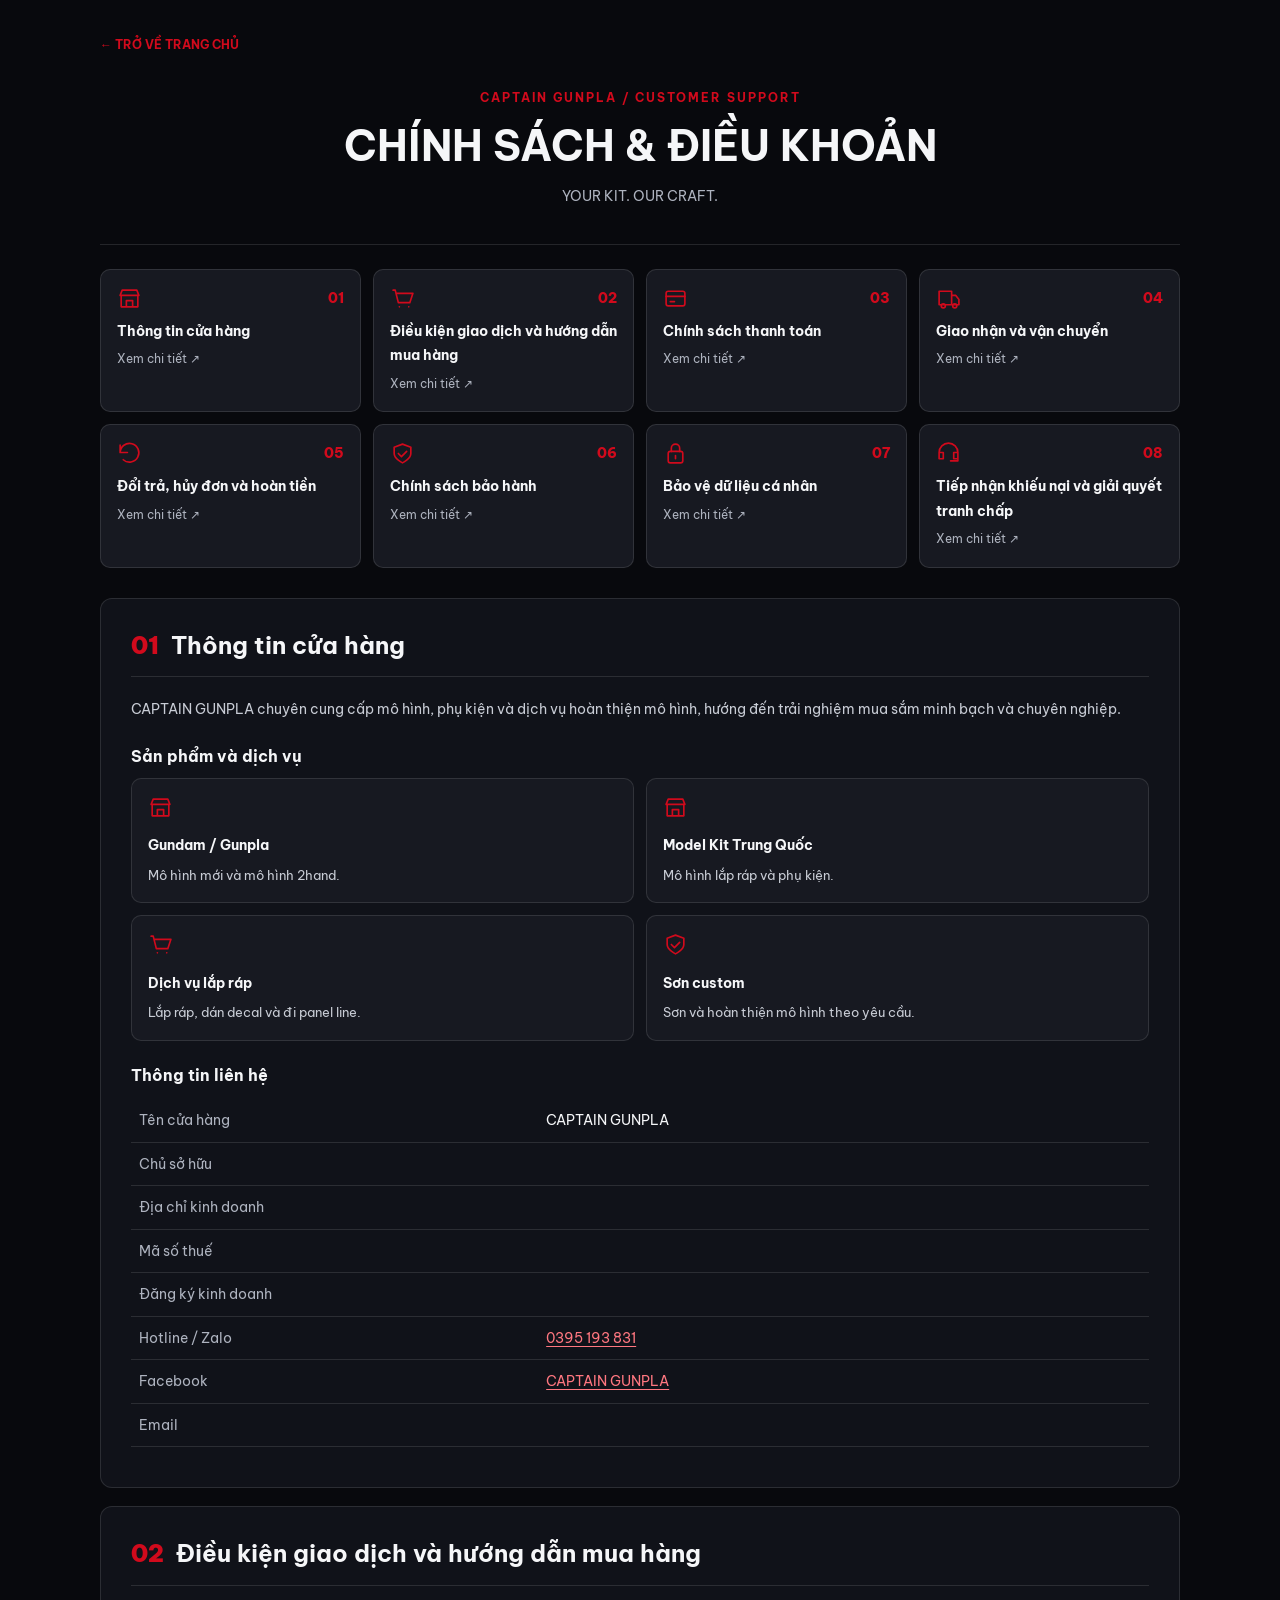
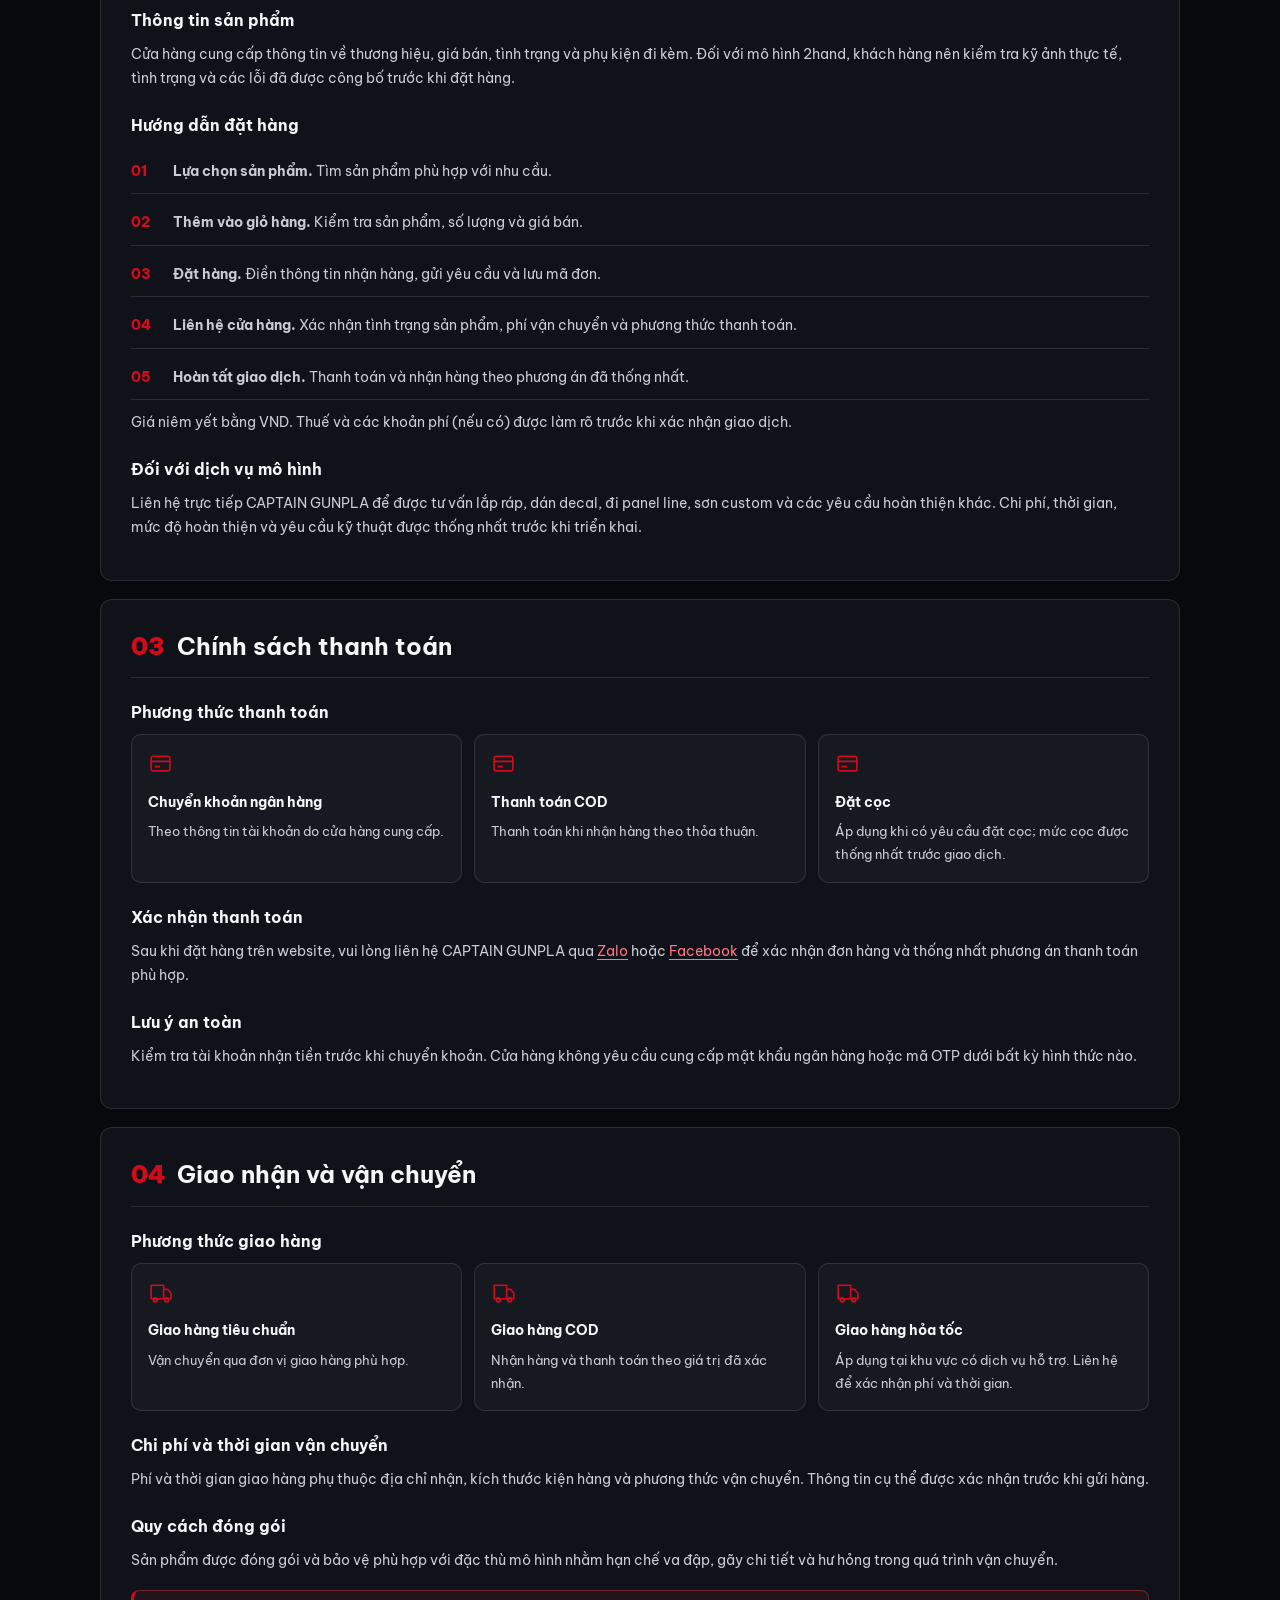
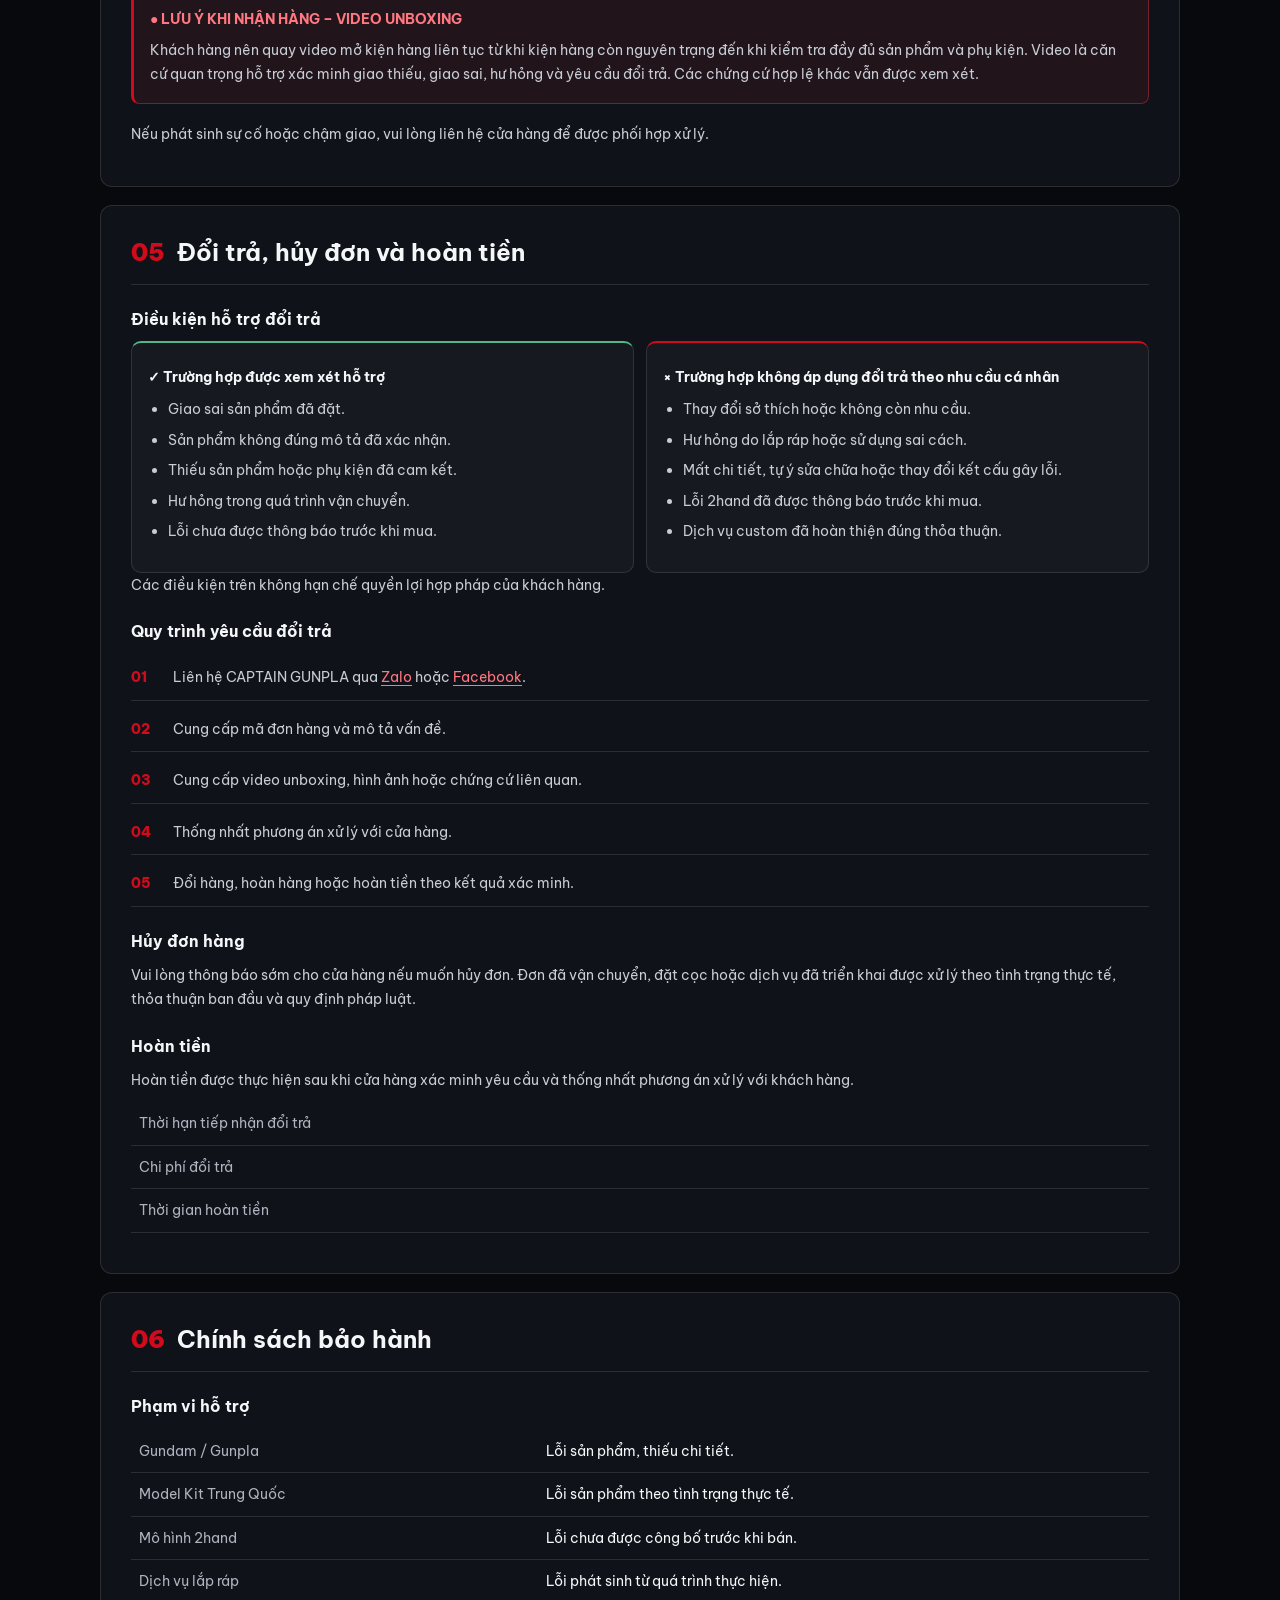
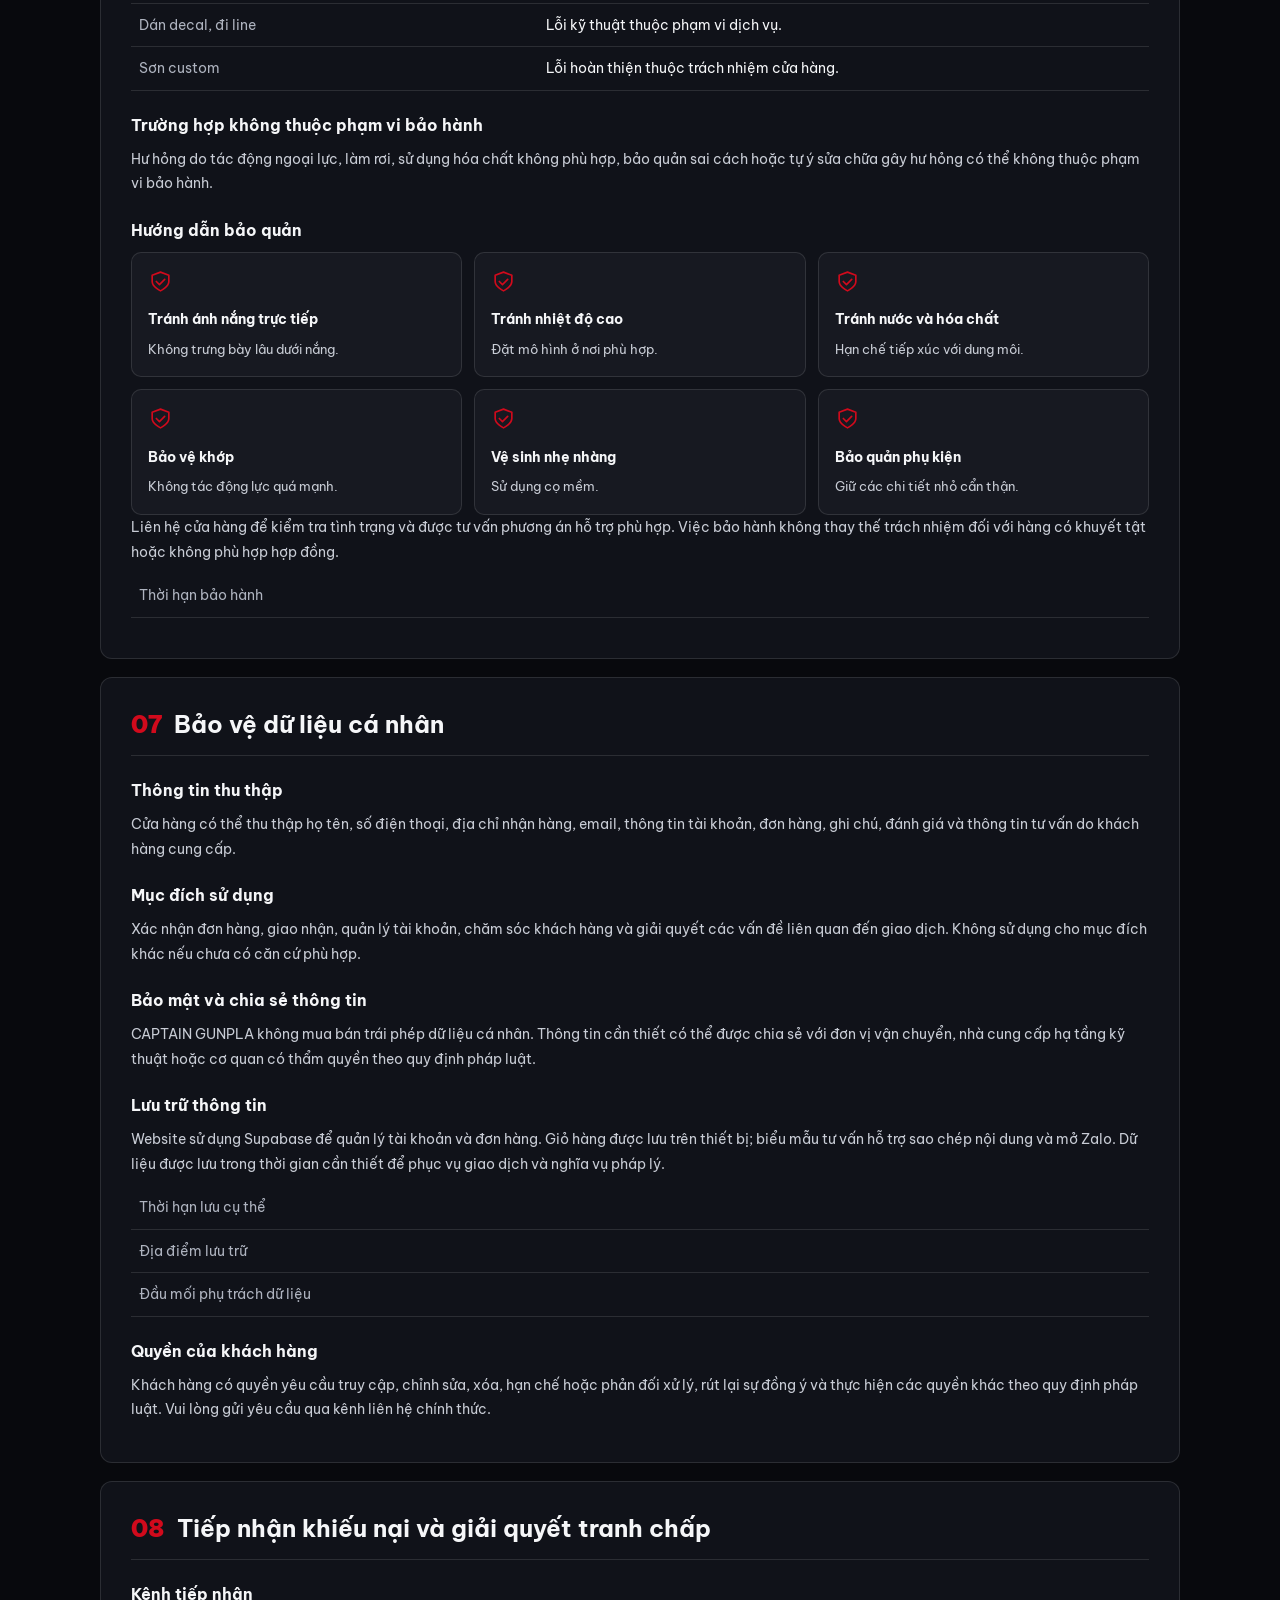
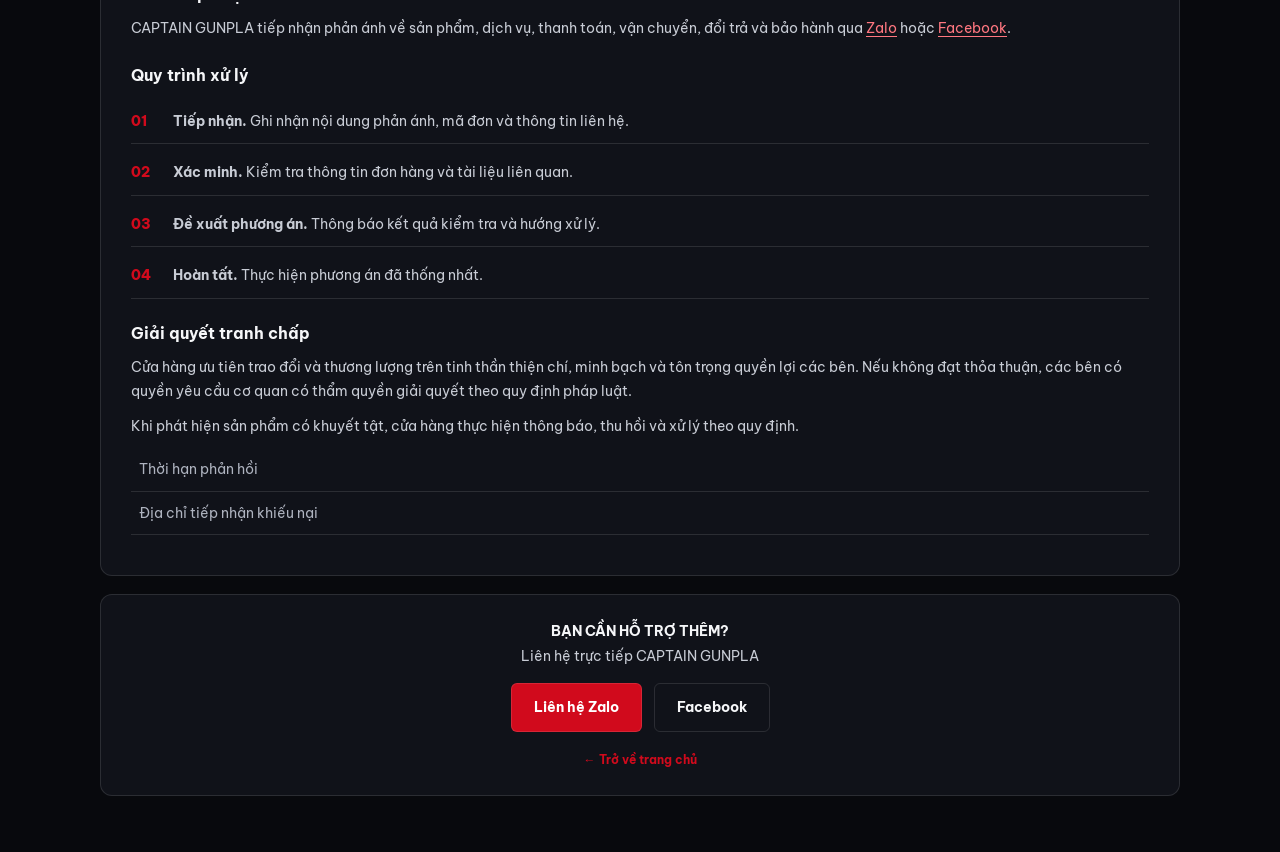
<file: chinh-sach.html>
<!doctype html>
<html lang="vi">
<head>
  <meta charset="utf-8">
  <meta name="viewport" content="width=device-width, initial-scale=1">
  <meta name="theme-color" content="#08090d">
  <meta name="description" content="Captain Gunpla — Gunpla, mô hình, sơn, lắp ráp và custom. Your Kit. Our Craft.">
  <title>Chính sách | CAPTAIN GUNPLA</title>

  <link rel="preconnect" href="https://fonts.googleapis.com">
  <link rel="preconnect" href="https://fonts.gstatic.com" crossorigin>
  <link href="https://fonts.googleapis.com/css2?family=Be+Vietnam+Pro:wght@400;500;600;700;800;900&family=Roboto+Condensed:wght@400;500;600;700;800;900&display=swap" rel="stylesheet">

  <link rel="stylesheet" href="style.css">

<style>
.policy{width:min(1080px,92%);margin:32px auto 56px;line-height:1.75;color:var(--white)}
.policy a:focus-visible{outline:2px solid var(--red);outline-offset:4px}.policy .back{color:var(--red);font-weight:700;font-size:12px}.policy .mast{text-align:center;padding:30px 12px 25px;border-bottom:1px solid var(--line)}.policy .kicker{color:var(--red);font-size:12px;letter-spacing:2px;font-weight:700}.policy h1{font-size:clamp(24px,4vw,42px);line-height:1.25;margin:12px 0}.policy .muted{color:#aeb3bf}.policy .tiles,.policy .cards{display:grid;grid-template-columns:repeat(2,minmax(0,1fr));gap:12px}.policy .tiles{margin:24px 0 30px}.policy .tiles a,.policy .mini{display:block;background:var(--panel2);border:1px solid var(--line);border-radius:10px;padding:16px;min-width:0}.policy .tiles a:hover{border-color:var(--red);background:#20151c}.policy .tiles a strong{display:block;margin:8px 0 3px}.policy .tiles small{color:#aeb3bf}.policy .tiletop{display:flex;justify-content:space-between;color:var(--red);font-weight:800}.policy .tiletop svg,.policy .mini svg{width:25px;height:25px;color:var(--red)}.policy .part{padding:clamp(16px,3vw,30px);margin:18px 0;background:var(--panel);border:1px solid var(--line);border-radius:12px;scroll-margin-top:16px}.policy .part:target{border-color:var(--red)}.policy h2{display:flex;gap:12px;align-items:center;font-size:clamp(18px,2.5vw,24px);line-height:1.4;margin:0 0 20px;padding-bottom:14px;border-bottom:1px solid var(--line)}.policy h2 span{color:var(--red);font-weight:900}.policy h3{font-size:16px;margin:20px 0 8px}.policy p{margin:0 0 10px;color:#c8ccd5}.policy .mini strong{display:block;margin:6px 0}.policy .mini p{font-size:13px;margin:0}.policy ul{padding-left:20px;color:#c8ccd5;margin:8px 0 12px}.policy li{margin:6px 0}.policy .steps{list-style:none;counter-reset:step;padding:0;margin:10px 0}.policy .steps li{counter-increment:step;display:grid;grid-template-columns:32px minmax(0,1fr);gap:10px;align-items:start;padding:10px 0;border-bottom:1px solid var(--line);color:#c8ccd5}.policy .steps li:before{content:counter(step,decimal-leading-zero);color:var(--red);font-weight:800}.policy .notice{border:1px solid #f0374266;border-left:3px solid var(--red);background:#21151b;padding:16px;border-radius:8px;margin:18px 0}.policy .notice strong{color:#ff7780}.policy .notice p{margin:6px 0 0}.policy .yes{border-top:2px solid #52b788}.policy .no{border-top:2px solid var(--red)}.policy .info{display:grid;grid-template-columns:minmax(0,1fr) minmax(0,1.5fr);margin:10px 0}.policy .info dt,.policy .info dd{padding:9px 8px;border-bottom:1px solid var(--line);margin:0;min-height:42px;overflow-wrap:anywhere}.policy .info dt{color:#aeb3bf}.policy .info a,.policy .inline-link{color:#ff7780;text-decoration:underline;text-underline-offset:3px}.policy .support{text-align:center;padding:24px;border:1px solid var(--line);border-radius:12px;background:var(--panel)}.policy .actions{display:flex;justify-content:center;gap:12px;flex-wrap:wrap;margin:15px 0}.policy .actions a{padding:11px 22px;border:1px solid var(--line);border-radius:6px;font-weight:700}.policy .actions a:first-child{background:var(--red);color:#fff}.policy .actions a:hover{border-color:var(--red)}@media(min-width:900px){.policy .tiles{grid-template-columns:repeat(4,minmax(0,1fr))}.policy .three{grid-template-columns:repeat(3,minmax(0,1fr))}}@media(max-width:520px){.policy{margin-top:20px}.policy .tiles,.policy .cards{grid-template-columns:1fr}.policy .tiles a{padding:12px}.policy .info{grid-template-columns:1fr 1.2fr}.policy .part{scroll-margin-top:0}}
</style>
</head>
<body>
<main class="policy"><a class="back" href="index.html">← TRỞ VỀ TRANG CHỦ</a><header class="mast"><div class="kicker">CAPTAIN GUNPLA / CUSTOMER SUPPORT</div><h1>CHÍNH SÁCH &amp; ĐIỀU KHOẢN</h1><p class="muted">YOUR KIT. OUR CRAFT.</p></header><nav class="tiles" aria-label="Chính sách cửa hàng"><a href="chinh-sach.html#chu-the"><span class="tiletop"><svg viewBox="0 0 24 24" fill="none" stroke="currentColor" stroke-width="1.6" stroke-linecap="round" stroke-linejoin="round" aria-hidden="true"><path d="M3 9h18l-2-5H5L3 9Zm1 0v11h16V9M9 20v-6h6v6"/></svg><span>01</span></span><strong>Thông tin cửa hàng</strong><small>Xem chi tiết ↗</small></a><a href="chinh-sach.html#mua-hang"><span class="tiletop"><svg viewBox="0 0 24 24" fill="none" stroke="currentColor" stroke-width="1.6" stroke-linecap="round" stroke-linejoin="round" aria-hidden="true"><path d="M3 4h2l3 12h11l3-9H6m3 13h.01M18 20h.01"/></svg><span>02</span></span><strong>Điều kiện giao dịch và hướng dẫn mua hàng</strong><small>Xem chi tiết ↗</small></a><a href="chinh-sach.html#thanh-toan"><span class="tiletop"><svg viewBox="0 0 24 24" fill="none" stroke="currentColor" stroke-width="1.6" stroke-linecap="round" stroke-linejoin="round" aria-hidden="true"><rect x="3" y="5" width="18" height="14" rx="2"/><path d="M3 10h18m-14 5h4"/></svg><span>03</span></span><strong>Chính sách thanh toán</strong><small>Xem chi tiết ↗</small></a><a href="chinh-sach.html#van-chuyen"><span class="tiletop"><svg viewBox="0 0 24 24" fill="none" stroke="currentColor" stroke-width="1.6" stroke-linecap="round" stroke-linejoin="round" aria-hidden="true"><path d="M3 5h12v13H3zM15 9h4l3 4v5h-7"/><circle cx="7" cy="19" r="2"/><circle cx="18" cy="19" r="2"/></svg><span>04</span></span><strong>Giao nhận và vận chuyển</strong><small>Xem chi tiết ↗</small></a><a href="chinh-sach.html#doi-tra"><span class="tiletop"><svg viewBox="0 0 24 24" fill="none" stroke="currentColor" stroke-width="1.6" stroke-linecap="round" stroke-linejoin="round" aria-hidden="true"><path d="M3 11a9 9 0 1 1 3 7M3 4v7h7"/></svg><span>05</span></span><strong>Đổi trả, hủy đơn và hoàn tiền</strong><small>Xem chi tiết ↗</small></a><a href="chinh-sach.html#bao-hanh"><span class="tiletop"><svg viewBox="0 0 24 24" fill="none" stroke="currentColor" stroke-width="1.6" stroke-linecap="round" stroke-linejoin="round" aria-hidden="true"><path d="m12 3 8 3v6c0 5-8 9-8 9s-8-4-8-9V6l8-3Zm-4 9 3 3 5-5"/></svg><span>06</span></span><strong>Chính sách bảo hành</strong><small>Xem chi tiết ↗</small></a><a href="chinh-sach.html#bao-mat"><span class="tiletop"><svg viewBox="0 0 24 24" fill="none" stroke="currentColor" stroke-width="1.6" stroke-linecap="round" stroke-linejoin="round" aria-hidden="true"><rect x="5" y="10" width="14" height="11" rx="2"/><path d="M8 10V7a4 4 0 0 1 8 0v3m-4 4v3"/></svg><span>07</span></span><strong>Bảo vệ dữ liệu cá nhân</strong><small>Xem chi tiết ↗</small></a><a href="chinh-sach.html#khieu-nai"><span class="tiletop"><svg viewBox="0 0 24 24" fill="none" stroke="currentColor" stroke-width="1.6" stroke-linecap="round" stroke-linejoin="round" aria-hidden="true"><path d="M3 13v-2a9 9 0 0 1 18 0v2m-18 0v4h4v-6H3m18 2v4h-4v-6h4m0 6v2h-7"/></svg><span>08</span></span><strong>Tiếp nhận khiếu nại và giải quyết tranh chấp</strong><small>Xem chi tiết ↗</small></a></nav><section class="part" id="chu-the"><h2><span>01</span>Thông tin cửa hàng</h2><p>CAPTAIN GUNPLA chuyên cung cấp mô hình, phụ kiện và dịch vụ hoàn thiện mô hình, hướng đến trải nghiệm mua sắm minh bạch và chuyên nghiệp.</p><h3>Sản phẩm và dịch vụ</h3><div class="cards"><div class="mini"><svg viewBox="0 0 24 24" fill="none" stroke="currentColor" stroke-width="1.6" stroke-linecap="round" stroke-linejoin="round" aria-hidden="true"><path d="M3 9h18l-2-5H5L3 9Zm1 0v11h16V9M9 20v-6h6v6"/></svg><strong>Gundam / Gunpla</strong><p>Mô hình mới và mô hình 2hand.</p></div><div class="mini"><svg viewBox="0 0 24 24" fill="none" stroke="currentColor" stroke-width="1.6" stroke-linecap="round" stroke-linejoin="round" aria-hidden="true"><path d="M3 9h18l-2-5H5L3 9Zm1 0v11h16V9M9 20v-6h6v6"/></svg><strong>Model Kit Trung Quốc</strong><p>Mô hình lắp ráp và phụ kiện.</p></div><div class="mini"><svg viewBox="0 0 24 24" fill="none" stroke="currentColor" stroke-width="1.6" stroke-linecap="round" stroke-linejoin="round" aria-hidden="true"><path d="M3 4h2l3 12h11l3-9H6m3 13h.01M18 20h.01"/></svg><strong>Dịch vụ lắp ráp</strong><p>Lắp ráp, dán decal và đi panel line.</p></div><div class="mini"><svg viewBox="0 0 24 24" fill="none" stroke="currentColor" stroke-width="1.6" stroke-linecap="round" stroke-linejoin="round" aria-hidden="true"><path d="m12 3 8 3v6c0 5-8 9-8 9s-8-4-8-9V6l8-3Zm-4 9 3 3 5-5"/></svg><strong>Sơn custom</strong><p>Sơn và hoàn thiện mô hình theo yêu cầu.</p></div></div><h3>Thông tin liên hệ</h3><dl class="info"><dt>Tên cửa hàng</dt><dd>CAPTAIN GUNPLA</dd><dt>Chủ sở hữu</dt><dd><!-- Bổ sung thông tin tại đây --></dd><dt>Địa chỉ kinh doanh</dt><dd><!-- Bổ sung thông tin tại đây --></dd><dt>Mã số thuế</dt><dd><!-- Bổ sung thông tin tại đây --></dd><dt>Đăng ký kinh doanh</dt><dd><!-- Bổ sung thông tin tại đây --></dd><dt>Hotline / Zalo</dt><dd><a href="https://zalo.me/0395193831">0395 193 831</a></dd><dt>Facebook</dt><dd><a href="https://www.facebook.com/CaptainGunpla/">CAPTAIN GUNPLA</a></dd><dt>Email</dt><dd><!-- Bổ sung thông tin tại đây --></dd></dl></section>
<section class="part" id="mua-hang"><h2><span>02</span>Điều kiện giao dịch và hướng dẫn mua hàng</h2><h3>Thông tin sản phẩm</h3><p>Cửa hàng cung cấp thông tin về thương hiệu, giá bán, tình trạng và phụ kiện đi kèm. Đối với mô hình 2hand, khách hàng nên kiểm tra kỹ ảnh thực tế, tình trạng và các lỗi đã được công bố trước khi đặt hàng.</p><h3>Hướng dẫn đặt hàng</h3><ol class="steps"><li><div><strong>Lựa chọn sản phẩm.</strong> Tìm sản phẩm phù hợp với nhu cầu.</div></li><li><div><strong>Thêm vào giỏ hàng.</strong> Kiểm tra sản phẩm, số lượng và giá bán.</div></li><li><div><strong>Đặt hàng.</strong> Điền thông tin nhận hàng, gửi yêu cầu và lưu mã đơn.</div></li><li><div><strong>Liên hệ cửa hàng.</strong> Xác nhận tình trạng sản phẩm, phí vận chuyển và phương thức thanh toán.</div></li><li><div><strong>Hoàn tất giao dịch.</strong> Thanh toán và nhận hàng theo phương án đã thống nhất.</div></li></ol><p>Giá niêm yết bằng VND. Thuế và các khoản phí (nếu có) được làm rõ trước khi xác nhận giao dịch.</p><h3>Đối với dịch vụ mô hình</h3><p>Liên hệ trực tiếp CAPTAIN GUNPLA để được tư vấn lắp ráp, dán decal, đi panel line, sơn custom và các yêu cầu hoàn thiện khác. Chi phí, thời gian, mức độ hoàn thiện và yêu cầu kỹ thuật được thống nhất trước khi triển khai.</p></section>
<section class="part" id="thanh-toan"><h2><span>03</span>Chính sách thanh toán</h2><h3>Phương thức thanh toán</h3><div class="cards three"><div class="mini"><svg viewBox="0 0 24 24" fill="none" stroke="currentColor" stroke-width="1.6" stroke-linecap="round" stroke-linejoin="round" aria-hidden="true"><rect x="3" y="5" width="18" height="14" rx="2"/><path d="M3 10h18m-14 5h4"/></svg><strong>Chuyển khoản ngân hàng</strong><p>Theo thông tin tài khoản do cửa hàng cung cấp.</p></div><div class="mini"><svg viewBox="0 0 24 24" fill="none" stroke="currentColor" stroke-width="1.6" stroke-linecap="round" stroke-linejoin="round" aria-hidden="true"><rect x="3" y="5" width="18" height="14" rx="2"/><path d="M3 10h18m-14 5h4"/></svg><strong>Thanh toán COD</strong><p>Thanh toán khi nhận hàng theo thỏa thuận.</p></div><div class="mini"><svg viewBox="0 0 24 24" fill="none" stroke="currentColor" stroke-width="1.6" stroke-linecap="round" stroke-linejoin="round" aria-hidden="true"><rect x="3" y="5" width="18" height="14" rx="2"/><path d="M3 10h18m-14 5h4"/></svg><strong>Đặt cọc</strong><p>Áp dụng khi có yêu cầu đặt cọc; mức cọc được thống nhất trước giao dịch.</p></div></div><h3>Xác nhận thanh toán</h3><p>Sau khi đặt hàng trên website, vui lòng liên hệ CAPTAIN GUNPLA qua <a class="inline-link" href="https://zalo.me/0395193831">Zalo</a> hoặc <a class="inline-link" href="https://www.facebook.com/CaptainGunpla/">Facebook</a> để xác nhận đơn hàng và thống nhất phương án thanh toán phù hợp.</p><h3>Lưu ý an toàn</h3><p>Kiểm tra tài khoản nhận tiền trước khi chuyển khoản. Cửa hàng không yêu cầu cung cấp mật khẩu ngân hàng hoặc mã OTP dưới bất kỳ hình thức nào.</p></section>
<section class="part" id="van-chuyen"><h2><span>04</span>Giao nhận và vận chuyển</h2><h3>Phương thức giao hàng</h3><div class="cards three"><div class="mini"><svg viewBox="0 0 24 24" fill="none" stroke="currentColor" stroke-width="1.6" stroke-linecap="round" stroke-linejoin="round" aria-hidden="true"><path d="M3 5h12v13H3zM15 9h4l3 4v5h-7"/><circle cx="7" cy="19" r="2"/><circle cx="18" cy="19" r="2"/></svg><strong>Giao hàng tiêu chuẩn</strong><p>Vận chuyển qua đơn vị giao hàng phù hợp.</p></div><div class="mini"><svg viewBox="0 0 24 24" fill="none" stroke="currentColor" stroke-width="1.6" stroke-linecap="round" stroke-linejoin="round" aria-hidden="true"><path d="M3 5h12v13H3zM15 9h4l3 4v5h-7"/><circle cx="7" cy="19" r="2"/><circle cx="18" cy="19" r="2"/></svg><strong>Giao hàng COD</strong><p>Nhận hàng và thanh toán theo giá trị đã xác nhận.</p></div><div class="mini"><svg viewBox="0 0 24 24" fill="none" stroke="currentColor" stroke-width="1.6" stroke-linecap="round" stroke-linejoin="round" aria-hidden="true"><path d="M3 5h12v13H3zM15 9h4l3 4v5h-7"/><circle cx="7" cy="19" r="2"/><circle cx="18" cy="19" r="2"/></svg><strong>Giao hàng hỏa tốc</strong><p>Áp dụng tại khu vực có dịch vụ hỗ trợ. Liên hệ để xác nhận phí và thời gian.</p></div></div><h3>Chi phí và thời gian vận chuyển</h3><p>Phí và thời gian giao hàng phụ thuộc địa chỉ nhận, kích thước kiện hàng và phương thức vận chuyển. Thông tin cụ thể được xác nhận trước khi gửi hàng.</p><h3>Quy cách đóng gói</h3><p>Sản phẩm được đóng gói và bảo vệ phù hợp với đặc thù mô hình nhằm hạn chế va đập, gãy chi tiết và hư hỏng trong quá trình vận chuyển.</p><div class="notice"><strong>● LƯU Ý KHI NHẬN HÀNG – VIDEO UNBOXING</strong><p>Khách hàng nên quay video mở kiện hàng liên tục từ khi kiện hàng còn nguyên trạng đến khi kiểm tra đầy đủ sản phẩm và phụ kiện. Video là căn cứ quan trọng hỗ trợ xác minh giao thiếu, giao sai, hư hỏng và yêu cầu đổi trả. Các chứng cứ hợp lệ khác vẫn được xem xét.</p></div><p>Nếu phát sinh sự cố hoặc chậm giao, vui lòng liên hệ cửa hàng để được phối hợp xử lý.</p></section>
<section class="part" id="doi-tra"><h2><span>05</span>Đổi trả, hủy đơn và hoàn tiền</h2><h3>Điều kiện hỗ trợ đổi trả</h3><div class="cards"><div class="mini yes"><strong>✓ Trường hợp được xem xét hỗ trợ</strong><ul><li>Giao sai sản phẩm đã đặt.</li><li>Sản phẩm không đúng mô tả đã xác nhận.</li><li>Thiếu sản phẩm hoặc phụ kiện đã cam kết.</li><li>Hư hỏng trong quá trình vận chuyển.</li><li>Lỗi chưa được thông báo trước khi mua.</li></ul></div><div class="mini no"><strong>× Trường hợp không áp dụng đổi trả theo nhu cầu cá nhân</strong><ul><li>Thay đổi sở thích hoặc không còn nhu cầu.</li><li>Hư hỏng do lắp ráp hoặc sử dụng sai cách.</li><li>Mất chi tiết, tự ý sửa chữa hoặc thay đổi kết cấu gây lỗi.</li><li>Lỗi 2hand đã được thông báo trước khi mua.</li><li>Dịch vụ custom đã hoàn thiện đúng thỏa thuận.</li></ul></div></div><p>Các điều kiện trên không hạn chế quyền lợi hợp pháp của khách hàng.</p><h3>Quy trình yêu cầu đổi trả</h3><ol class="steps"><li><div>Liên hệ CAPTAIN GUNPLA qua <a class="inline-link" href="https://zalo.me/0395193831">Zalo</a> hoặc <a class="inline-link" href="https://www.facebook.com/CaptainGunpla/">Facebook</a>.</div></li><li><div>Cung cấp mã đơn hàng và mô tả vấn đề.</div></li><li><div>Cung cấp video unboxing, hình ảnh hoặc chứng cứ liên quan.</div></li><li><div>Thống nhất phương án xử lý với cửa hàng.</div></li><li><div>Đổi hàng, hoàn hàng hoặc hoàn tiền theo kết quả xác minh.</div></li></ol><h3>Hủy đơn hàng</h3><p>Vui lòng thông báo sớm cho cửa hàng nếu muốn hủy đơn. Đơn đã vận chuyển, đặt cọc hoặc dịch vụ đã triển khai được xử lý theo tình trạng thực tế, thỏa thuận ban đầu và quy định pháp luật.</p><h3>Hoàn tiền</h3><p>Hoàn tiền được thực hiện sau khi cửa hàng xác minh yêu cầu và thống nhất phương án xử lý với khách hàng.</p><dl class="info"><dt>Thời hạn tiếp nhận đổi trả</dt><dd><!-- Bổ sung thông tin tại đây --></dd><dt>Chi phí đổi trả</dt><dd><!-- Bổ sung thông tin tại đây --></dd><dt>Thời gian hoàn tiền</dt><dd><!-- Bổ sung thông tin tại đây --></dd></dl></section>
<section class="part" id="bao-hanh"><h2><span>06</span>Chính sách bảo hành</h2><h3>Phạm vi hỗ trợ</h3><dl class="info"><dt>Gundam / Gunpla</dt><dd>Lỗi sản phẩm, thiếu chi tiết.</dd><dt>Model Kit Trung Quốc</dt><dd>Lỗi sản phẩm theo tình trạng thực tế.</dd><dt>Mô hình 2hand</dt><dd>Lỗi chưa được công bố trước khi bán.</dd><dt>Dịch vụ lắp ráp</dt><dd>Lỗi phát sinh từ quá trình thực hiện.</dd><dt>Dán decal, đi line</dt><dd>Lỗi kỹ thuật thuộc phạm vi dịch vụ.</dd><dt>Sơn custom</dt><dd>Lỗi hoàn thiện thuộc trách nhiệm cửa hàng.</dd></dl><h3>Trường hợp không thuộc phạm vi bảo hành</h3><p>Hư hỏng do tác động ngoại lực, làm rơi, sử dụng hóa chất không phù hợp, bảo quản sai cách hoặc tự ý sửa chữa gây hư hỏng có thể không thuộc phạm vi bảo hành.</p><h3>Hướng dẫn bảo quản</h3><div class="cards three"><div class="mini"><svg viewBox="0 0 24 24" fill="none" stroke="currentColor" stroke-width="1.6" stroke-linecap="round" stroke-linejoin="round" aria-hidden="true"><path d="m12 3 8 3v6c0 5-8 9-8 9s-8-4-8-9V6l8-3Zm-4 9 3 3 5-5"/></svg><strong>Tránh ánh nắng trực tiếp</strong><p>Không trưng bày lâu dưới nắng.</p></div><div class="mini"><svg viewBox="0 0 24 24" fill="none" stroke="currentColor" stroke-width="1.6" stroke-linecap="round" stroke-linejoin="round" aria-hidden="true"><path d="m12 3 8 3v6c0 5-8 9-8 9s-8-4-8-9V6l8-3Zm-4 9 3 3 5-5"/></svg><strong>Tránh nhiệt độ cao</strong><p>Đặt mô hình ở nơi phù hợp.</p></div><div class="mini"><svg viewBox="0 0 24 24" fill="none" stroke="currentColor" stroke-width="1.6" stroke-linecap="round" stroke-linejoin="round" aria-hidden="true"><path d="m12 3 8 3v6c0 5-8 9-8 9s-8-4-8-9V6l8-3Zm-4 9 3 3 5-5"/></svg><strong>Tránh nước và hóa chất</strong><p>Hạn chế tiếp xúc với dung môi.</p></div><div class="mini"><svg viewBox="0 0 24 24" fill="none" stroke="currentColor" stroke-width="1.6" stroke-linecap="round" stroke-linejoin="round" aria-hidden="true"><path d="m12 3 8 3v6c0 5-8 9-8 9s-8-4-8-9V6l8-3Zm-4 9 3 3 5-5"/></svg><strong>Bảo vệ khớp</strong><p>Không tác động lực quá mạnh.</p></div><div class="mini"><svg viewBox="0 0 24 24" fill="none" stroke="currentColor" stroke-width="1.6" stroke-linecap="round" stroke-linejoin="round" aria-hidden="true"><path d="m12 3 8 3v6c0 5-8 9-8 9s-8-4-8-9V6l8-3Zm-4 9 3 3 5-5"/></svg><strong>Vệ sinh nhẹ nhàng</strong><p>Sử dụng cọ mềm.</p></div><div class="mini"><svg viewBox="0 0 24 24" fill="none" stroke="currentColor" stroke-width="1.6" stroke-linecap="round" stroke-linejoin="round" aria-hidden="true"><path d="m12 3 8 3v6c0 5-8 9-8 9s-8-4-8-9V6l8-3Zm-4 9 3 3 5-5"/></svg><strong>Bảo quản phụ kiện</strong><p>Giữ các chi tiết nhỏ cẩn thận.</p></div></div><p>Liên hệ cửa hàng để kiểm tra tình trạng và được tư vấn phương án hỗ trợ phù hợp. Việc bảo hành không thay thế trách nhiệm đối với hàng có khuyết tật hoặc không phù hợp hợp đồng.</p><dl class="info"><dt>Thời hạn bảo hành</dt><dd><!-- Bổ sung thông tin tại đây --></dd></dl></section>
<section class="part" id="bao-mat"><h2><span>07</span>Bảo vệ dữ liệu cá nhân</h2><h3>Thông tin thu thập</h3><p>Cửa hàng có thể thu thập họ tên, số điện thoại, địa chỉ nhận hàng, email, thông tin tài khoản, đơn hàng, ghi chú, đánh giá và thông tin tư vấn do khách hàng cung cấp.</p><h3>Mục đích sử dụng</h3><p>Xác nhận đơn hàng, giao nhận, quản lý tài khoản, chăm sóc khách hàng và giải quyết các vấn đề liên quan đến giao dịch. Không sử dụng cho mục đích khác nếu chưa có căn cứ phù hợp.</p><h3>Bảo mật và chia sẻ thông tin</h3><p>CAPTAIN GUNPLA không mua bán trái phép dữ liệu cá nhân. Thông tin cần thiết có thể được chia sẻ với đơn vị vận chuyển, nhà cung cấp hạ tầng kỹ thuật hoặc cơ quan có thẩm quyền theo quy định pháp luật.</p><h3>Lưu trữ thông tin</h3><p>Website sử dụng Supabase để quản lý tài khoản và đơn hàng. Giỏ hàng được lưu trên thiết bị; biểu mẫu tư vấn hỗ trợ sao chép nội dung và mở Zalo. Dữ liệu được lưu trong thời gian cần thiết để phục vụ giao dịch và nghĩa vụ pháp lý.</p><dl class="info"><dt>Thời hạn lưu cụ thể</dt><dd><!-- Bổ sung thông tin tại đây --></dd><dt>Địa điểm lưu trữ</dt><dd><!-- Bổ sung thông tin tại đây --></dd><dt>Đầu mối phụ trách dữ liệu</dt><dd><!-- Bổ sung thông tin tại đây --></dd></dl><h3>Quyền của khách hàng</h3><p>Khách hàng có quyền yêu cầu truy cập, chỉnh sửa, xóa, hạn chế hoặc phản đối xử lý, rút lại sự đồng ý và thực hiện các quyền khác theo quy định pháp luật. Vui lòng gửi yêu cầu qua kênh liên hệ chính thức.</p></section>
<section class="part" id="khieu-nai"><h2><span>08</span>Tiếp nhận khiếu nại và giải quyết tranh chấp</h2><h3>Kênh tiếp nhận</h3><p>CAPTAIN GUNPLA tiếp nhận phản ánh về sản phẩm, dịch vụ, thanh toán, vận chuyển, đổi trả và bảo hành qua <a class="inline-link" href="https://zalo.me/0395193831">Zalo</a> hoặc <a class="inline-link" href="https://www.facebook.com/CaptainGunpla/">Facebook</a>.</p><h3>Quy trình xử lý</h3><ol class="steps"><li><div><strong>Tiếp nhận.</strong> Ghi nhận nội dung phản ánh, mã đơn và thông tin liên hệ.</div></li><li><div><strong>Xác minh.</strong> Kiểm tra thông tin đơn hàng và tài liệu liên quan.</div></li><li><div><strong>Đề xuất phương án.</strong> Thông báo kết quả kiểm tra và hướng xử lý.</div></li><li><div><strong>Hoàn tất.</strong> Thực hiện phương án đã thống nhất.</div></li></ol><h3>Giải quyết tranh chấp</h3><p>Cửa hàng ưu tiên trao đổi và thương lượng trên tinh thần thiện chí, minh bạch và tôn trọng quyền lợi các bên. Nếu không đạt thỏa thuận, các bên có quyền yêu cầu cơ quan có thẩm quyền giải quyết theo quy định pháp luật.</p><p>Khi phát hiện sản phẩm có khuyết tật, cửa hàng thực hiện thông báo, thu hồi và xử lý theo quy định.</p><dl class="info"><dt>Thời hạn phản hồi</dt><dd><!-- Bổ sung thông tin tại đây --></dd><dt>Địa chỉ tiếp nhận khiếu nại</dt><dd><!-- Bổ sung thông tin tại đây --></dd></dl></section><aside class="support"><strong>BẠN CẦN HỖ TRỢ THÊM?</strong><p>Liên hệ trực tiếp CAPTAIN GUNPLA</p><div class="actions"><a href="https://zalo.me/0395193831">Liên hệ Zalo</a><a href="https://www.facebook.com/CaptainGunpla/">Facebook</a></div><a class="back" href="index.html">← Trở về trang chủ</a></aside></main></body></html>
</file>
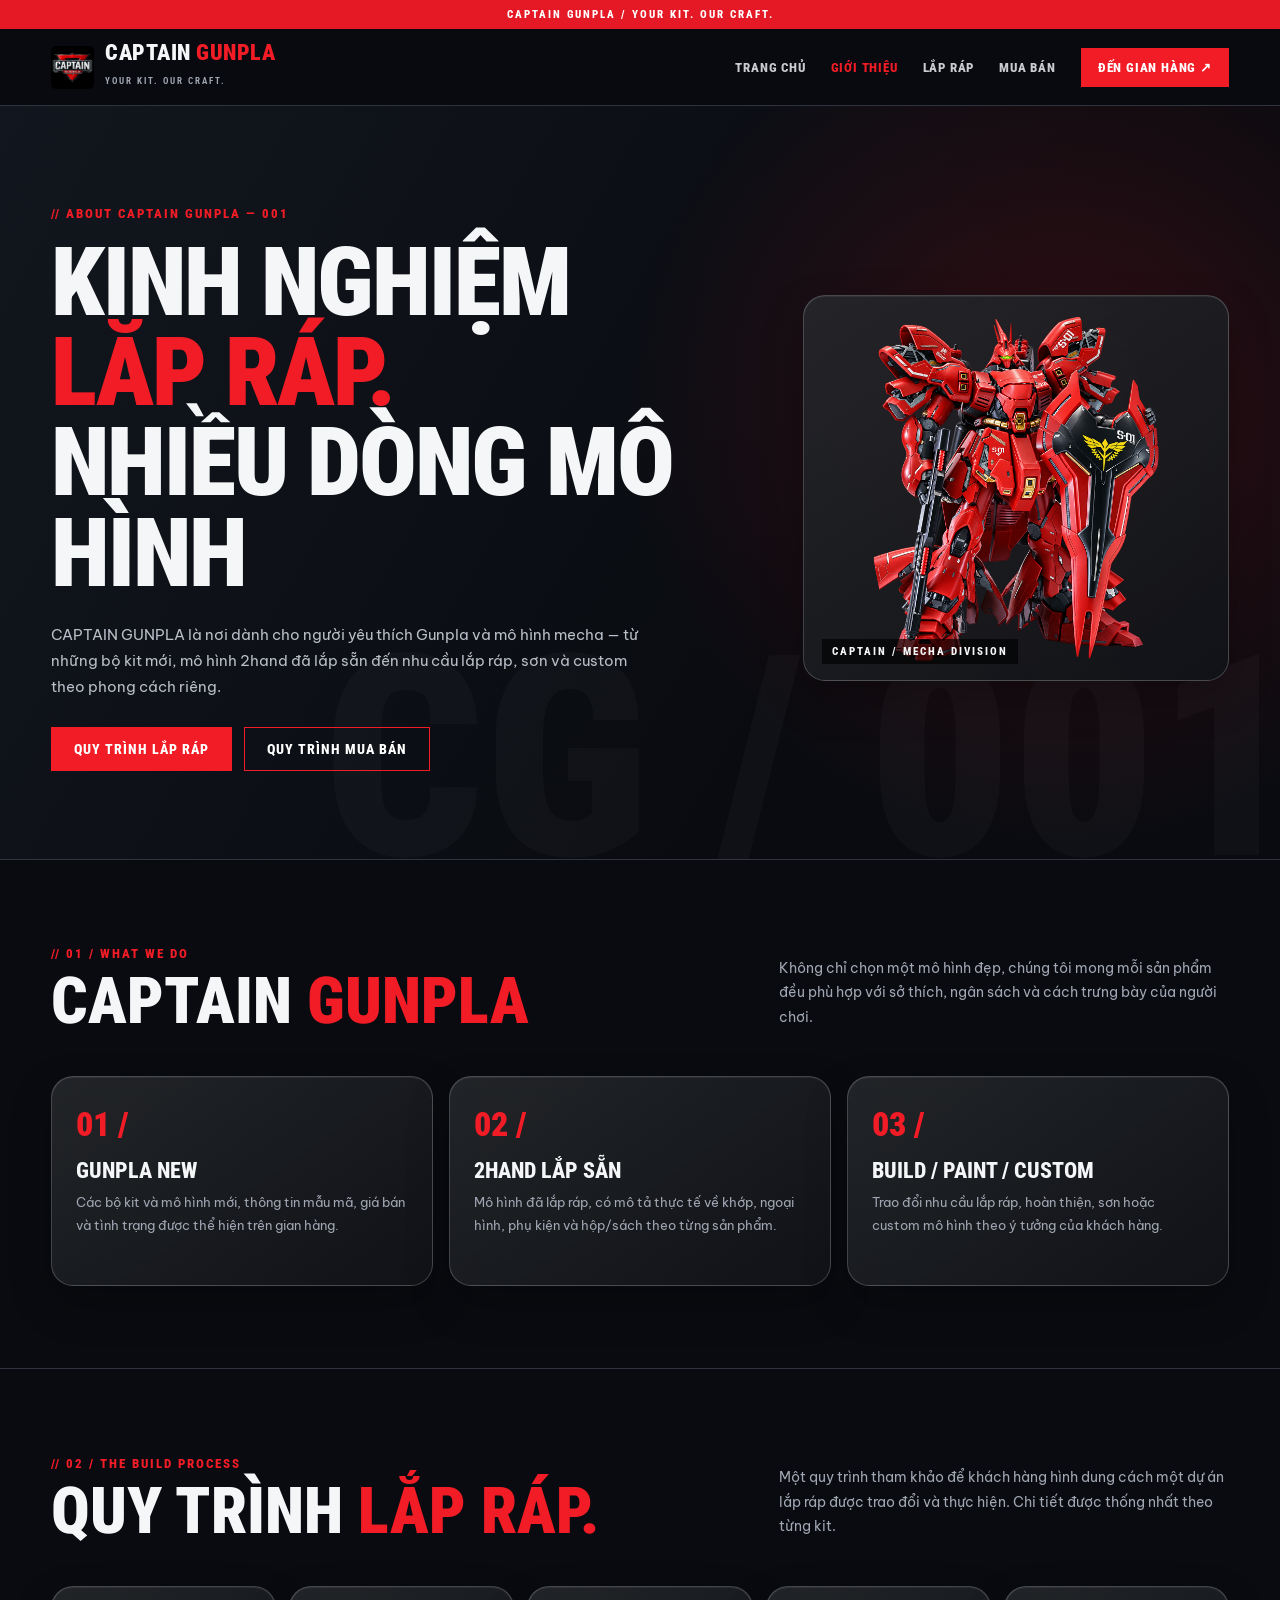
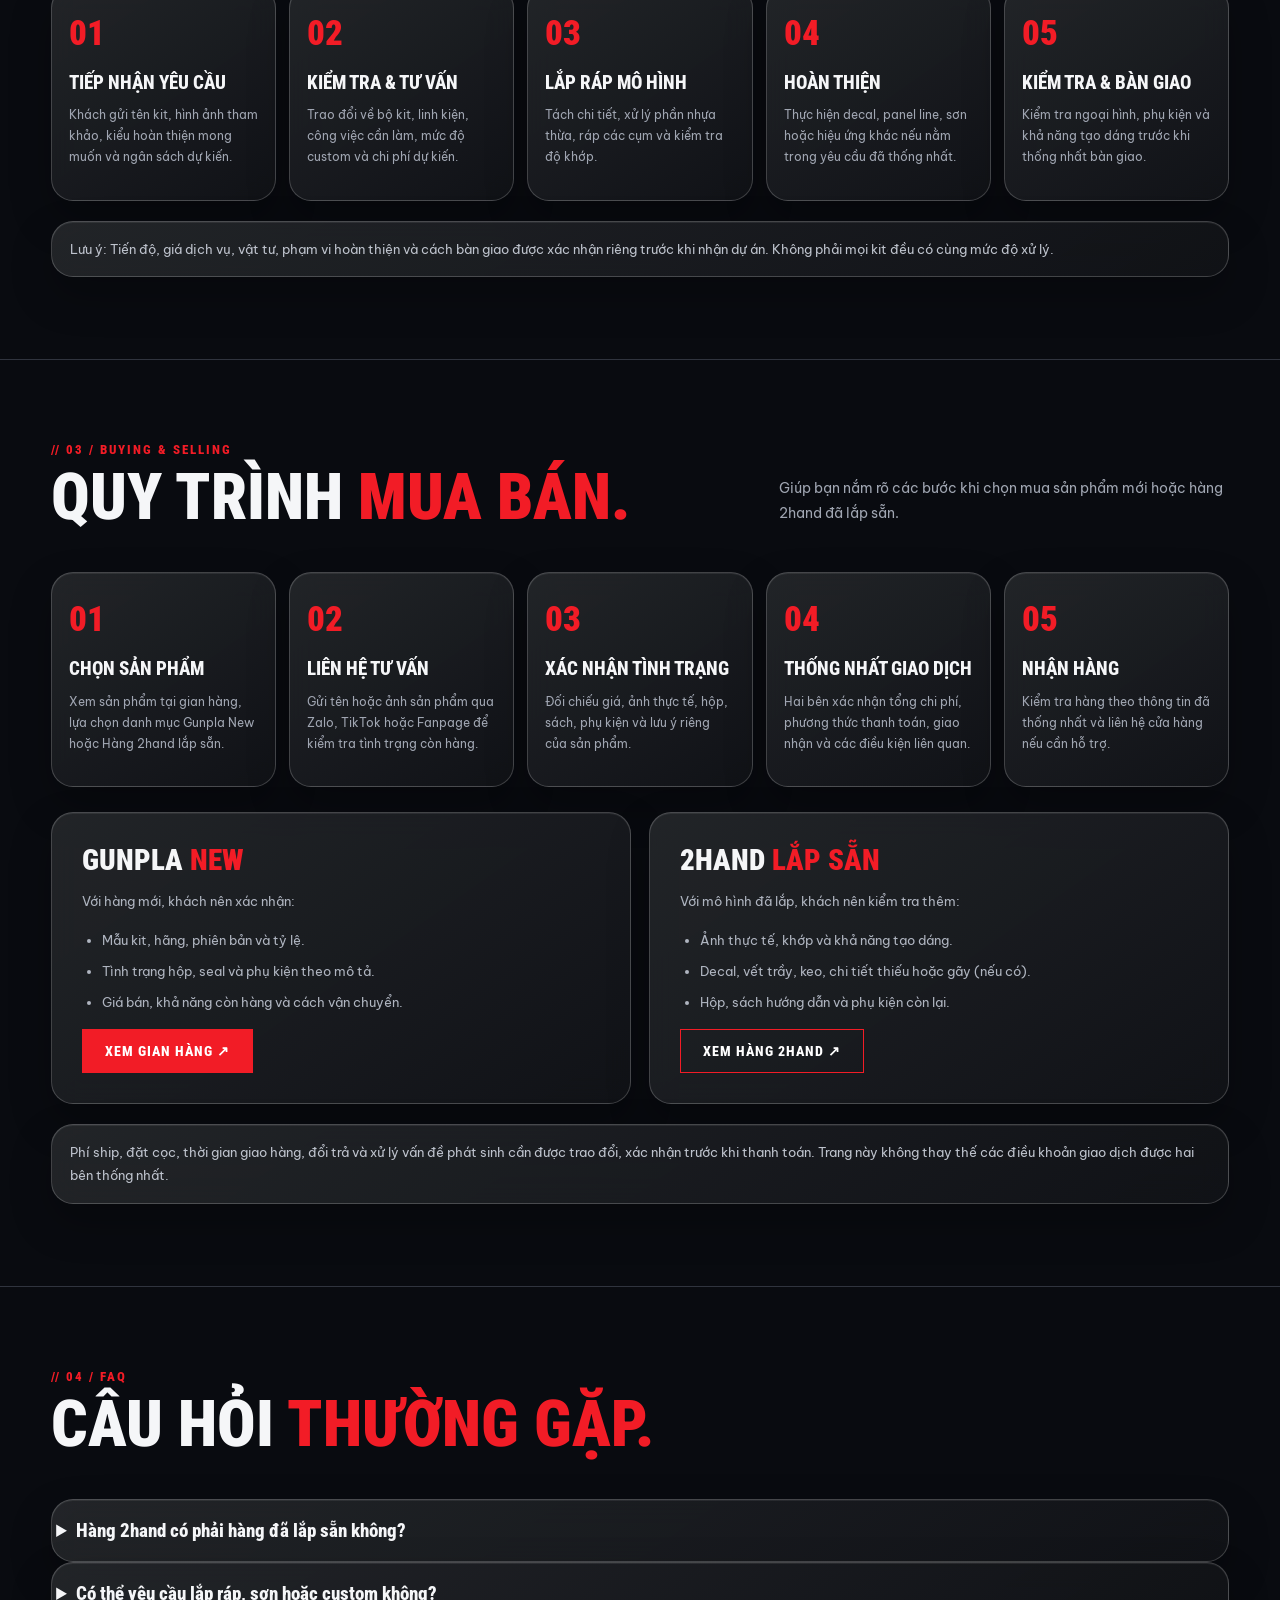
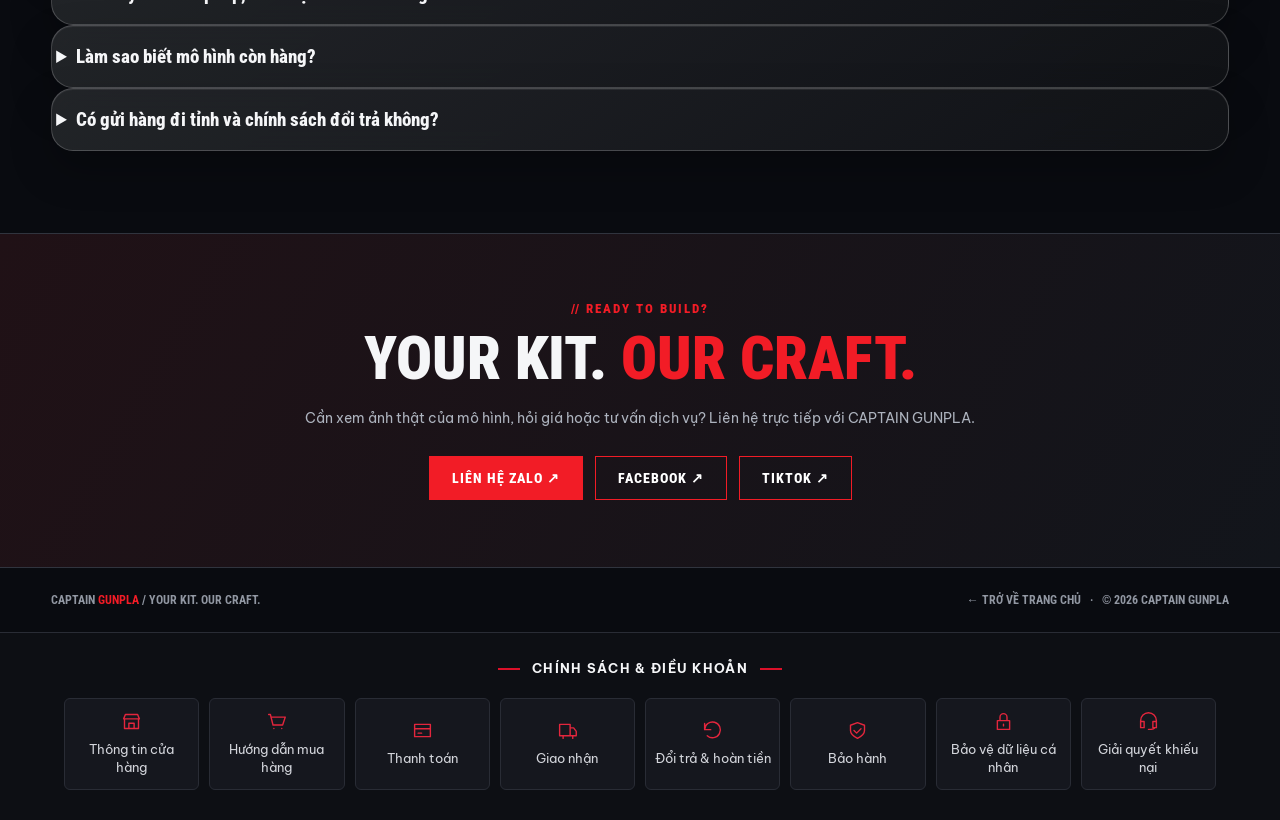
<file: gioi-thieu.html>
<!doctype html>
<html lang="vi">
<head>
<meta charset="utf-8">
<meta name="viewport" content="width=device-width,initial-scale=1">
<meta name="theme-color" content="#090b10">
<meta name="description" content="Giới thiệu CAPTAIN GUNPLA, quy trình lắp ráp, mua bán Gunpla New và mô hình 2hand lắp sẵn.">
<title>GIỚI THIỆU & QUY TRÌNH — CAPTAIN GUNPLA</title>
<link rel="preconnect" href="https://fonts.googleapis.com">
<link rel="preconnect" href="https://fonts.gstatic.com" crossorigin>
<link href="https://fonts.googleapis.com/css2?family=Be+Vietnam+Pro:wght@400;500;600;700;800&family=Roboto+Condensed:wght@500;600;700;800;900&display=swap" rel="stylesheet">
<style>
:root{--bg:#090b10;--panel:#13161e;--muted:#a0a6b2;--line:#30343e;--red:#f21c26;--white:#f5f6f8;--title:'Roboto Condensed','Be Vietnam Pro',sans-serif}
*{box-sizing:border-box}html{scroll-behavior:smooth;scroll-padding-top:90px}body{margin:0;color:var(--white);background:var(--bg);font-family:'Be Vietnam Pro',sans-serif;line-height:1.75}a{color:inherit;text-decoration:none}button{font:inherit;cursor:pointer}img{max-width:100%;display:block}.top{background:#e51925;color:#fff;font:800 11px var(--title);letter-spacing:2px;padding:8px 5%;text-align:center}.header{position:sticky;top:0;z-index:30;background:rgba(9,11,16,.96);backdrop-filter:blur(14px);border-bottom:1px solid var(--line);padding:13px max(4%,calc((100vw - 1200px)/2));display:flex;align-items:center;gap:25px;justify-content:space-between}.brand{display:flex;align-items:center;gap:11px;flex-shrink:0}.brand img{width:43px;height:43px;object-fit:contain;border-radius:5px}.brand strong{display:block;font:900 22px/1 var(--title);letter-spacing:.5px}.brand strong span{color:var(--red)}.brand small{font:700 9px var(--title);letter-spacing:2px;color:var(--muted)}.nav{display:flex;align-items:center;gap:25px}.nav a{font:800 13px var(--title);letter-spacing:.8px;color:#c9cbd0}.nav a:hover,.nav a.active{color:var(--red)}.nav .nav-cta{background:var(--red);color:white;padding:12px 17px}.menu-toggle{display:none;background:transparent;border:1px solid var(--line);color:white;border-radius:3px;padding:7px 12px;font-size:22px}.wrap{width:min(1200px,92%);margin:auto}.eyebrow{font:800 13px var(--title);letter-spacing:2px;color:var(--red);text-transform:uppercase}.hero{position:relative;overflow:hidden;border-bottom:1px solid var(--line);background:radial-gradient(circle at 83% 41%,rgba(242,28,38,.17),transparent 38%),linear-gradient(120deg,#12161e,#090b10 65%)}.hero:after{content:'CG / 001';position:absolute;right:-20px;bottom:-65px;color:rgba(255,255,255,.025);font:900 clamp(120px,22vw,330px) var(--title);pointer-events:none;white-space:nowrap}.hero-inner{min-height:490px;padding:100px 0 88px;position:relative;z-index:1;display:grid;grid-template-columns:1.25fr .75fr;align-items:center;gap:42px}.hero h1{font:900 clamp(52px,7.5vw,108px)/.94 var(--title);letter-spacing:-2px;margin:16px 0 24px;text-transform:uppercase}.hero h1 span{color:var(--red)}.hero p.lead{max-width:610px;color:#b9bec8;font-size:15px}.hero-img{position:relative;border:1px solid rgba(242,28,38,.3);padding:12px;background:radial-gradient(circle,#272b35,#101218 70%);box-shadow:0 16px 90px rgba(0,0,0,.4)}.hero-img img{height:360px;width:100%;object-fit:contain}.hero-img:before{content:'CAPTAIN / MECHA DIVISION';position:absolute;bottom:16px;left:18px;font:800 11px var(--title);letter-spacing:2px;background:rgba(0,0,0,.65);padding:6px 10px}.buttons{display:flex;flex-wrap:wrap;gap:12px;margin-top:26px}.btn{display:inline-flex;justify-content:center;align-items:center;text-align:center;padding:13px 22px;font:800 14px var(--title);letter-spacing:1px;border:1px solid var(--red);transition:.2s}.btn:hover{transform:translateY(-2px)}.btn-red{background:var(--red);color:white}.btn-outline{color:#fff}.section{padding:82px 0;border-bottom:1px solid var(--line)}.section-head{display:flex;align-items:end;justify-content:space-between;gap:25px;margin-bottom:33px}.section-head h2{font:900 clamp(38px,5vw,64px)/1 var(--title);margin:9px 0;text-transform:uppercase}.section-head h2 span{color:var(--red)}.section-head p{max-width:450px;font-size:14px;color:var(--muted)}.cards{display:grid;grid-template-columns:repeat(3,minmax(0,1fr));gap:16px}.card{padding:27px 24px;background:linear-gradient(140deg,#1a1e26,#11141a);border:1px solid var(--line);min-height:210px;transition:border-color .2s,transform .2s}.card:hover{border-color:var(--red);transform:translateY(-3px)}.card .num{font:900 34px var(--title);color:var(--red)}.card h3{font:800 22px var(--title);text-transform:uppercase;margin:14px 0 8px}.card p{color:var(--muted);font-size:13px;margin:0}.process{display:grid;grid-template-columns:repeat(5,minmax(0,1fr));gap:13px;counter-reset:step}.step{position:relative;padding:26px 17px;background:var(--panel);border-top:3px solid var(--red);min-height:215px}.step:before{counter-increment:step;content:'0' counter(step);font:900 35px var(--title);color:var(--red)}.step h3{font:800 19px/1.2 var(--title);text-transform:uppercase;margin:18px 0 10px}.step p{font-size:12px;color:var(--muted);margin:0}.split{display:grid;grid-template-columns:1fr 1fr;gap:18px}.panel{padding:30px;background:#141820;border:1px solid var(--line)}.panel h3{font:900 29px var(--title);margin:0 0 12px}.panel h3 span{color:var(--red)}.panel p,.panel li{color:#afb5c0;font-size:13px}.panel ul{padding-left:20px}.panel li{margin:8px 0}.strip{background:#171a22;border-left:3px solid var(--red);padding:16px 18px;color:#bec3cd;font-size:13px;margin-top:20px}.faq details{border-bottom:1px solid var(--line);padding:19px 4px}.faq summary{font:800 19px var(--title);cursor:pointer}.faq details p{color:var(--muted);font-size:14px;max-width:850px}.cta{padding:67px 0;background:linear-gradient(120deg,#201116,#12151b);text-align:center}.cta h2{font:900 clamp(35px,5vw,60px)/1.1 var(--title);margin:10px 0}.cta p{color:#adb3be;font-size:14px}.cta .buttons{justify-content:center}.footer{padding:25px 4%;display:flex;justify-content:space-between;gap:18px;align-items:center;border-top:1px solid var(--line);font:700 12px var(--title);color:#9197a2}.footer b{color:var(--red)}
@media(max-width:1020px){.process{grid-template-columns:repeat(3,minmax(0,1fr))}.nav{gap:12px}.nav a{font-size:12px}}
@media(max-width:760px){.header{padding:12px 4%}.menu-toggle{display:block}.nav{display:none;position:absolute;top:100%;left:0;right:0;background:#11151d;border-bottom:1px solid var(--line);padding:18px 5%;flex-direction:column;align-items:stretch;gap:0}.nav.open{display:flex}.nav a{padding:12px 8px;font-size:15px}.nav .nav-cta{text-align:center;margin-top:8px}.hero-inner{grid-template-columns:1fr;gap:24px;padding:65px 0 55px}.hero h1{font-size:clamp(52px,12vw,78px)}.hero-img img{height:260px}.section{padding:55px 0}.section-head{display:block}.cards{grid-template-columns:1fr}.card{min-height:0}.process{grid-template-columns:repeat(2,minmax(0,1fr))}.split{grid-template-columns:1fr}.footer{flex-direction:column;text-align:center}}
@media(max-width:390px){.process{grid-template-columns:1fr}.brand strong{font-size:19px}.hero h1{font-size:47px}}

/* ===== DARK GLASSMORPHISM — ABOUT PAGE ===== */
.card,
.step,
.panel,
.strip,
.faq details,
.hero-img {
  background: linear-gradient(145deg, rgba(38,40,44,.88), rgba(17,19,23,.94));
  border: 1px solid rgba(255,255,255,.2);
  border-radius: 22px;
  box-shadow: 0 18px 40px rgba(0,0,0,.25), inset 0 1px 0 rgba(255,255,255,.07);
  -webkit-backdrop-filter: blur(15px);
  backdrop-filter: blur(15px);
}
.card,
.step,
.panel,
.faq details {
  transition: transform .25s ease, border-color .25s ease, box-shadow .25s ease;
}
.card:hover,
.step:hover,
.panel:hover,
.faq details:hover {
  transform: translateY(-3px);
  border-color: rgba(255,255,255,.34);
  box-shadow: 0 22px 46px rgba(0,0,0,.34), inset 0 1px 0 rgba(255,255,255,.09);
}
.hero-img {
  overflow: hidden;
}
@media(max-width:760px) {
  .card,
  .step,
  .panel,
  .strip,
  .faq details,
  .hero-img {
    border-radius: 18px;
  }
}

</style>
</head>
<body>
<div class="top">CAPTAIN GUNPLA / YOUR KIT. OUR CRAFT.</div>
<header class="header">
 <a class="brand" href="index.html" aria-label="CAPTAIN GUNPLA - Trang chủ"><img src="assets/anhlogocaptain.jpg" alt="Logo Captain Gunpla"><span><strong>CAPTAIN <span>GUNPLA</span></strong><small>YOUR KIT. OUR CRAFT.</small></span></a>
 <button class="menu-toggle" id="menuToggle" type="button" aria-label="Mở menu" aria-expanded="false" aria-controls="aboutNav">☰</button>
 <nav class="nav" id="aboutNav" aria-label="Điều hướng"><a href="index.html">TRANG CHỦ</a><a href="#gioi-thieu" class="active">GIỚI THIỆU</a><a href="#lap-rap">LẮP RÁP</a><a href="#mua-ban">MUA BÁN</a><a class="nav-cta" href="index.html#shop">ĐẾN GIAN HÀNG ↗</a></nav>
</header>
<main>
<section class="hero" id="gioi-thieu"><div class="wrap hero-inner"><div><div class="eyebrow">// ABOUT CAPTAIN GUNPLA — 001</div><h1>KINH NGHIỆM<br><span>LĂP RÁP.</span><br>NHIỀU DÒNG MÔ HÌNH</h1><p class="lead">CAPTAIN GUNPLA là nơi dành cho người yêu thích Gunpla và mô hình mecha — từ những bộ kit mới, mô hình 2hand đã lắp sẵn đến nhu cầu lắp ráp, sơn và custom theo phong cách riêng.</p><div class="buttons"><a class="btn btn-red" href="#lap-rap">QUY TRÌNH LẮP RÁP</a><a class="btn btn-outline" href="#mua-ban">QUY TRÌNH MUA BÁN</a></div></div><div class="hero-img"><img src="assets/anhdautrang.jpg" alt="Mô hình mecha Captain Gunpla"></div></div></section>
<section class="section"><div class="wrap"><div class="section-head"><div><div class="eyebrow">// 01 / WHAT WE DO</div><h2>CAPTAIN <span>GUNPLA</span></h2></div><p>Không chỉ chọn một mô hình đẹp, chúng tôi mong mỗi sản phẩm đều phù hợp với sở thích, ngân sách và cách trưng bày của người chơi.</p></div><div class="cards"><article class="card"><div class="num">01 /</div><h3>GUNPLA NEW</h3><p>Các bộ kit và mô hình mới, thông tin mẫu mã, giá bán và tình trạng được thể hiện trên gian hàng.</p></article><article class="card"><div class="num">02 /</div><h3>2HAND LẮP SẴN</h3><p>Mô hình đã lắp ráp, có mô tả thực tế về khớp, ngoại hình, phụ kiện và hộp/sách theo từng sản phẩm.</p></article><article class="card"><div class="num">03 /</div><h3>BUILD / PAINT / CUSTOM</h3><p>Trao đổi nhu cầu lắp ráp, hoàn thiện, sơn hoặc custom mô hình theo ý tưởng của khách hàng.</p></article></div></div></section>
<section class="section" id="lap-rap"><div class="wrap"><div class="section-head"><div><div class="eyebrow">// 02 / THE BUILD PROCESS</div><h2>QUY TRÌNH <span>LẮP RÁP.</span></h2></div><p>Một quy trình tham khảo để khách hàng hình dung cách một dự án lắp ráp được trao đổi và thực hiện. Chi tiết được thống nhất theo từng kit.</p></div><div class="process"><article class="step"><h3>Tiếp nhận yêu cầu</h3><p>Khách gửi tên kit, hình ảnh tham khảo, kiểu hoàn thiện mong muốn và ngân sách dự kiến.</p></article><article class="step"><h3>Kiểm tra & tư vấn</h3><p>Trao đổi về bộ kit, linh kiện, công việc cần làm, mức độ custom và chi phí dự kiến.</p></article><article class="step"><h3>Lắp ráp mô hình</h3><p>Tách chi tiết, xử lý phần nhựa thừa, ráp các cụm và kiểm tra độ khớp.</p></article><article class="step"><h3>Hoàn thiện</h3><p>Thực hiện decal, panel line, sơn hoặc hiệu ứng khác nếu nằm trong yêu cầu đã thống nhất.</p></article><article class="step"><h3>Kiểm tra & bàn giao</h3><p>Kiểm tra ngoại hình, phụ kiện và khả năng tạo dáng trước khi thống nhất bàn giao.</p></article></div><div class="strip">Lưu ý: Tiến độ, giá dịch vụ, vật tư, phạm vi hoàn thiện và cách bàn giao được xác nhận riêng trước khi nhận dự án. Không phải mọi kit đều có cùng mức độ xử lý.</div></div></section>
<section class="section" id="mua-ban"><div class="wrap"><div class="section-head"><div><div class="eyebrow">// 03 / BUYING & SELLING</div><h2>QUY TRÌNH <span>MUA BÁN.</span></h2></div><p>Giúp bạn nắm rõ các bước khi chọn mua sản phẩm mới hoặc hàng 2hand đã lắp sẵn.</p></div><div class="process"><article class="step"><h3>Chọn sản phẩm</h3><p>Xem sản phẩm tại gian hàng, lựa chọn danh mục Gunpla New hoặc Hàng 2hand lắp sẵn.</p></article><article class="step"><h3>Liên hệ tư vấn</h3><p>Gửi tên hoặc ảnh sản phẩm qua Zalo, TikTok hoặc Fanpage để kiểm tra tình trạng còn hàng.</p></article><article class="step"><h3>Xác nhận tình trạng</h3><p>Đối chiếu giá, ảnh thực tế, hộp, sách, phụ kiện và lưu ý riêng của sản phẩm.</p></article><article class="step"><h3>Thống nhất giao dịch</h3><p>Hai bên xác nhận tổng chi phí, phương thức thanh toán, giao nhận và các điều kiện liên quan.</p></article><article class="step"><h3>Nhận hàng</h3><p>Kiểm tra hàng theo thông tin đã thống nhất và liên hệ cửa hàng nếu cần hỗ trợ.</p></article></div><div class="split" style="margin-top:25px"><div class="panel"><h3>GUNPLA <span>NEW</span></h3><p>Với hàng mới, khách nên xác nhận:</p><ul><li>Mẫu kit, hãng, phiên bản và tỷ lệ.</li><li>Tình trạng hộp, seal và phụ kiện theo mô tả.</li><li>Giá bán, khả năng còn hàng và cách vận chuyển.</li></ul><a class="btn btn-red" href="index.html#shop">XEM GIAN HÀNG ↗</a></div><div class="panel"><h3>2HAND <span>LẮP SẴN</span></h3><p>Với mô hình đã lắp, khách nên kiểm tra thêm:</p><ul><li>Ảnh thực tế, khớp và khả năng tạo dáng.</li><li>Decal, vết trầy, keo, chi tiết thiếu hoặc gãy (nếu có).</li><li>Hộp, sách hướng dẫn và phụ kiện còn lại.</li></ul><a class="btn btn-outline" href="index.html#shop">XEM HÀNG 2HAND ↗</a></div></div><div class="strip">Phí ship, đặt cọc, thời gian giao hàng, đổi trả và xử lý vấn đề phát sinh cần được trao đổi, xác nhận trước khi thanh toán. Trang này không thay thế các điều khoản giao dịch được hai bên thống nhất.</div></div></section>
<section class="section"><div class="wrap"><div class="section-head"><div><div class="eyebrow">// 04 / FAQ</div><h2>CÂU HỎI <span>THƯỜNG GẶP.</span></h2></div></div><div class="faq"><details><summary>Hàng 2hand có phải hàng đã lắp sẵn không?</summary><p>Trong gian hàng CAPTAIN GUNPLA, danh mục “HÀNG 2HAND LẮP SẴN” dùng cho các mô hình đã được lắp ráp. Tình trạng cụ thể tùy từng sản phẩm, nên xem hình thật và liên hệ trước khi đặt mua.</p></details><details><summary>Có thể yêu cầu lắp ráp, sơn hoặc custom không?</summary><p>Bạn có thể gửi yêu cầu qua kênh liên hệ. Cửa hàng sẽ trao đổi phạm vi thực hiện, vật tư, thời gian và giá dự kiến theo từng dự án.</p></details><details><summary>Làm sao biết mô hình còn hàng?</summary><p>Hãy gửi tên sản phẩm hoặc ảnh qua Zalo, TikTok hay Fanpage để xác nhận tồn kho và tình trạng trước khi thanh toán.</p></details><details><summary>Có gửi hàng đi tỉnh và chính sách đổi trả không?</summary><p>Bạn vui lòng liên hệ để xác nhận phương thức giao nhận, phí vận chuyển và điều kiện đổi trả áp dụng cho đơn hàng cụ thể trước khi giao dịch.</p></details></div></div></section>
<section class="cta" id="lien-he"><div class="wrap"><div class="eyebrow">// READY TO BUILD?</div><h2>YOUR KIT. <span style="color:#f21c26">OUR CRAFT.</span></h2><p>Cần xem ảnh thật của mô hình, hỏi giá hoặc tư vấn dịch vụ? Liên hệ trực tiếp với CAPTAIN GUNPLA.</p><div class="buttons"><a class="btn btn-red" href="https://zalo.me/0395193831" target="_blank" rel="noopener noreferrer">LIÊN HỆ ZALO ↗</a><a class="btn btn-outline" href="https://www.facebook.com/CaptainGunpla/" target="_blank" rel="noopener noreferrer">FACEBOOK ↗</a><a class="btn btn-outline" href="https://www.tiktok.com/@captain23203" target="_blank" rel="noopener noreferrer">TIKTOK ↗</a></div></div></section>
</main>
<footer class="footer"><div>CAPTAIN <b>GUNPLA</b> / YOUR KIT. OUR CRAFT.</div><div><a href="index.html">← TRỞ VỀ TRANG CHỦ</a> &nbsp; · &nbsp; © 2026 CAPTAIN GUNPLA</div></footer>
<style>
  .cg-policy-footer { padding: 24px max(5%, 16px) 30px; border-top: 1px solid #292c35; background: #0d0f14; }
  .cg-policy-footer-title { display: flex; align-items: center; justify-content: center; gap: 12px; margin: 0 auto 18px; font-size: 13px; font-weight: 700; letter-spacing: 1.3px; color: #f5f6f8; text-align: center; }
  .cg-policy-footer-title::before, .cg-policy-footer-title::after { content: ''; width: 22px; height: 2px; flex: 0 0 22px; background: #db1029; }
  .cg-policy-footer-grid { max-width: 1760px; margin: 0 auto; display: grid; grid-template-columns: repeat(8, minmax(0, 1fr)); gap: 10px; }
  .cg-policy-footer-grid a { box-sizing: border-box; display: flex; flex-direction: column; align-items: center; justify-content: center; gap: 8px; min-height: 76px; padding: 12px 8px; border: 1px solid #292c35; border-radius: 6px; background: #15171e; color: #d3d5db; font-size: 13px; line-height: 1.4; text-align: center; text-decoration: none; overflow-wrap: anywhere; transition: color .2s, border-color .2s, background .2s; }
  .cg-policy-footer-grid a svg { width: 21px; height: 21px; flex: 0 0 21px; color: #e3263d; }
  .cg-policy-footer-grid a:hover, .cg-policy-footer-grid a:focus-visible { color: #fff; border-color: #d90c27; background: #20151b; }
  @media (max-width: 1023px) { .cg-policy-footer-grid { grid-template-columns: repeat(4, minmax(0, 1fr)); gap: 8px; } }
  @media (max-width: 720px) { .cg-policy-footer { padding: 22px 10px 64px; } .cg-policy-footer-grid { gap: 6px; } .cg-policy-footer-grid a { font-size: 11px; padding: 9px 3px; gap: 6px; min-height: 84px; } .cg-policy-footer-grid a svg { width: 18px; height: 18px; flex-basis: 18px; } }
</style>
<nav class="cg-policy-footer" aria-label="Chính sách cửa hàng">
  <div class="cg-policy-footer-title">CHÍNH SÁCH &amp; ĐIỀU KHOẢN</div>
  <div class="cg-policy-footer-grid">
    <a href="chinh-sach.html#chu-the" aria-label="Thông tin chủ website"><svg viewBox="0 0 24 24" fill="none" stroke="currentColor" stroke-width="1.6" stroke-linecap="round" stroke-linejoin="round" aria-hidden="true"><path d="M3 9h18l-2-5H5L3 9Zm1 0v11h16V9M9 20v-6h6v6"/></svg><span>Thông tin cửa hàng</span></a>
    <a href="chinh-sach.html#mua-hang" aria-label="Điều kiện giao dịch và hướng dẫn mua hàng"><svg viewBox="0 0 24 24" fill="none" stroke="currentColor" stroke-width="1.6" stroke-linecap="round" stroke-linejoin="round" aria-hidden="true"><path d="M3 4h2l3 12h11l3-9H6m3 13h.01M18 20h.01"/></svg><span>Hướng dẫn mua hàng</span></a>
    <a href="chinh-sach.html#thanh-toan" aria-label="Chính sách thanh toán"><svg viewBox="0 0 24 24" fill="none" stroke="currentColor" stroke-width="1.6" stroke-linecap="round" stroke-linejoin="round" aria-hidden="true"><path d="M3 5h18v14H3zM3 10h18m-14 5h4"/></svg><span>Thanh toán</span></a>
    <a href="chinh-sach.html#van-chuyen" aria-label="Chính sách giao nhận"><svg viewBox="0 0 24 24" fill="none" stroke="currentColor" stroke-width="1.6" stroke-linecap="round" stroke-linejoin="round" aria-hidden="true"><path d="M3 5h12v13H3zM15 9h4l3 4v5h-7M7 18v3m11-3v3"/></svg><span>Giao nhận</span></a>
    <a href="chinh-sach.html#doi-tra" aria-label="Chính sách đổi trả, hủy đơn và hoàn tiền"><svg viewBox="0 0 24 24" fill="none" stroke="currentColor" stroke-width="1.6" stroke-linecap="round" stroke-linejoin="round" aria-hidden="true"><path d="M3 11a9 9 0 1 1 3 7M3 4v7h7"/></svg><span>Đổi trả &amp; hoàn tiền</span></a>
    <a href="chinh-sach.html#bao-hanh" aria-label="Chính sách bảo hành"><svg viewBox="0 0 24 24" fill="none" stroke="currentColor" stroke-width="1.6" stroke-linecap="round" stroke-linejoin="round" aria-hidden="true"><path d="m12 3 8 3v6c0 5-8 9-8 9s-8-4-8-9V6l8-3Zm-4 9 3 3 5-5"/></svg><span>Bảo hành</span></a>
    <a href="chinh-sach.html#bao-mat" aria-label="Chính sách bảo vệ dữ liệu cá nhân"><svg viewBox="0 0 24 24" fill="none" stroke="currentColor" stroke-width="1.6" stroke-linecap="round" stroke-linejoin="round" aria-hidden="true"><path d="M5 11h14v10H5zM8 11V7a4 4 0 0 1 8 0v4m-4 4v2"/></svg><span>Bảo vệ dữ liệu cá nhân</span></a>
    <a href="chinh-sach.html#khieu-nai" aria-label="Tiếp nhận khiếu nại và giải quyết tranh chấp"><svg viewBox="0 0 24 24" fill="none" stroke="currentColor" stroke-width="1.6" stroke-linecap="round" stroke-linejoin="round" aria-hidden="true"><path d="M3 13v-2a9 9 0 0 1 18 0v2M3 12h4v7H3zM17 12h4v7h-4zM19 19c0 2-3 2-7 2"/></svg><span>Giải quyết khiếu nại</span></a>
  </div>
</nav>
<script>
const toggle=document.getElementById('menuToggle');
const nav=document.getElementById('aboutNav');
toggle.addEventListener('click',()=>{const open=nav.classList.toggle('open');toggle.setAttribute('aria-expanded',String(open));toggle.textContent=open?'×':'☰';});
nav.querySelectorAll('a').forEach(a=>a.addEventListener('click',()=>{nav.classList.remove('open');toggle.setAttribute('aria-expanded','false');toggle.textContent='☰';}));
</script>
</body>
</html>
</file>
<file: style.css>
:root{--bg:#08090d;--panel:#101219;--panel2:#171921;--red:#f03742;--red2:#b91829;--white:#f5f6f8;--muted:#8d929e;--line:rgba(255,255,255,.115);--font:'Be Vietnam Pro',Arial,sans-serif;--tech:'Rajdhani','Be Vietnam Pro',sans-serif}*{box-sizing:border-box}html{scroll-behavior:smooth;scroll-padding-top:88px}body{margin:0;background:var(--bg);color:var(--white);font-family:var(--font);font-size:14px;overflow-x:hidden}body.modal-open{overflow:hidden}a{color:inherit;text-decoration:none}button,input,select,textarea{font:inherit}button{cursor:pointer}img{max-width:100%;display:block}[hidden]{display:none!important}::selection{background:var(--red);color:#fff}.visually-hidden{position:absolute;width:1px;height:1px;padding:0;margin:-1px;overflow:hidden;clip:rect(0,0,0,0);white-space:nowrap;border:0}.site-grid{pointer-events:none;position:fixed;inset:0;z-index:-1;opacity:.22;background-image:linear-gradient(rgba(255,255,255,.045) 1px,transparent 1px),linear-gradient(90deg,rgba(255,255,255,.045) 1px,transparent 1px);background-size:72px 72px}.top-line{height:30px;background:#d52b36;padding:0 5%;display:flex;align-items:center;gap:12px;color:#fff;font-family:var(--tech);font-weight:700;font-size:11px;letter-spacing:1.5px}.top-line-right{margin-left:auto;display:flex;gap:11px;align-items:center}.live-dot,.signal{display:inline-block;width:5px;height:5px;background:#fff;border-radius:50%;box-shadow:0 0 8px #fff}.signal{animation:blink 2.4s infinite}.header{position:sticky;top:0;z-index:50;height:82px;background:rgba(9,10,15,.94);border-bottom:1px solid var(--line);backdrop-filter:blur(15px);display:flex;align-items:center;justify-content:space-between;gap:20px;padding:0 5%}.brand{display:flex;align-items:center;gap:12px;flex-shrink:0}.brand-mark{position:relative;display:grid;place-items:center;width:50px;height:50px;border:2px solid var(--red);font-family:var(--tech);font-weight:700;font-size:25px;letter-spacing:-4px;transform:skew(-8deg)}.brand-mark span{color:var(--red)}.brand-mark i{position:absolute;bottom:-5px;right:-5px;width:13px;height:13px;background:var(--red);border:2px solid var(--bg)}.brand-copy strong{font-family:var(--tech);font-weight:700;font-size:23px;letter-spacing:.5px;display:block;line-height:1}.brand-copy b,.footer-logo span{color:var(--red)}.brand-copy small{font-family:var(--tech);font-weight:600;font-size:10px;color:#989da7;letter-spacing:2.4px}.nav{display:flex;gap:31px;align-items:center}.nav a{font-family:var(--tech);letter-spacing:1px;font-weight:700;font-size:13px;color:#c7c9d1;transition:color .2s}.nav a:hover,.nav a:focus-visible{color:var(--red)}.head-actions{display:flex;align-items:center;gap:12px}.search-toggle{height:39px;width:39px;background:none;border:1px solid var(--line);color:#fff;display:grid;place-items:center}.search-toggle svg{width:18px}.head-cta{background:var(--red);padding:13px 18px;font:700 13px var(--tech);letter-spacing:1px;white-space:nowrap}.head-cta span{margin-left:10px}.head-cta:hover,.btn-red:hover{background:#ff4c56}.hamburger{display:none;width:40px;height:40px;border:1px solid var(--line);background:none;padding:9px;flex-direction:column;justify-content:space-around}.hamburger span{height:2px;width:100%;background:#fff}.hero{position:relative;min-height:720px;display:grid;grid-template-columns:52% 48%;overflow:hidden;border-bottom:1px solid var(--line);background:radial-gradient(ellipse at 75% 52%,rgba(196,34,45,.14),transparent 45%),linear-gradient(125deg,#0a0b11,#08090d 70%)}.hero-noise{position:absolute;inset:0;pointer-events:none;background:repeating-linear-gradient(0deg,transparent 0px,transparent 5px,rgba(255,255,255,.01) 6px);opacity:.6}.hero-content{position:relative;z-index:2;padding:94px 0 85px 9.5%;max-width:810px}.eyebrow{font:700 13px var(--tech);letter-spacing:2.2px;color:#e5e5e8;margin:0 0 18px}.slash{color:var(--red);margin-right:8px}.hero-index{font:600 13px var(--tech);letter-spacing:3px;color:#777f8e;margin:36px 0 10px}.hero h1{font:700 clamp(72px,8vw,145px)/.79 var(--tech);letter-spacing:-3px;margin:0;transform:skew(-3deg);text-shadow:0 10px 35px #0006}.hero h1 span:not(.period){color:var(--red)}.hero .period,.end-dot{color:var(--red)}.hero-lead{line-height:2;max-width:505px;font-size:14px;color:#a8aeba;margin:38px 0 27px}.hero-buttons{display:flex;gap:12px;flex-wrap:wrap}.btn{display:inline-flex;align-items:center;justify-content:space-between;gap:26px;padding:17px 23px;min-height:53px;font:700 14px var(--tech);letter-spacing:1px;border:1px solid transparent;transition:background .2s,transform .2s,color .2s}.btn:hover{transform:translateY(-2px)}.btn-red{background:var(--red);color:#fff}.btn-outline{border-color:#545861;background:#17181d;color:#fff}.btn-outline:hover{border-color:var(--red)}.hero-stats{display:flex;gap:50px;margin-top:65px;border-top:1px solid var(--line);padding-top:21px;width:max-content;max-width:100%}.hero-stats div{display:flex;gap:12px;align-items:baseline}.hero-stats strong{font:700 30px var(--tech)}.hero-stats strong span{color:var(--red)}.hero-stats small{color:#9095a2;font:600 10px var(--tech);letter-spacing:1.6px}.hero-visual{position:relative;min-height:660px;display:flex;align-items:center;justify-content:center;isolation:isolate;background:radial-gradient(circle at 56% 54%,rgba(210,28,41,.18),transparent 56%)}.hero-visual-grid{position:absolute;inset:8% 2% 5% 0;transform:perspective(450px) rotateY(-8deg);background:linear-gradient(90deg,transparent 49.9%,#f0374219 50%,transparent 50.1%),repeating-linear-gradient(0deg,transparent,transparent 65px,#ffffff0b 66px),repeating-linear-gradient(90deg,transparent,transparent 65px,#ffffff0b 66px);mask-image:radial-gradient(ellipse,#000 20%,transparent 70%)}.hero-ring{position:absolute;border:1px solid rgba(245,51,65,.28);border-radius:50%;width:min(44vw,580px);height:min(44vw,580px);z-index:-1}.ring-a{animation:spin 45s linear infinite;border-style:dashed}.ring-b{width:min(35vw,465px);height:min(35vw,465px);border-color:rgba(255,255,255,.12);box-shadow:0 0 110px #f0374211}.hero-mecha{height:min(660px,55vw);width:min(600px,90%);object-fit:contain;filter:drop-shadow(0 20px 36px #000b);animation:levitate 6s ease-in-out infinite}.hero-cross{position:absolute;color:#f0444a;font:700 28px var(--tech)}.cross-a{left:9%;top:20%}.cross-b{right:10%;bottom:20%}.hud{position:absolute;padding:13px 15px;background:#08090dc9;border:1px solid #ffffff33;font:600 12px var(--tech);letter-spacing:1.4px;backdrop-filter:blur(9px)}.hud-top{top:20%;left:5%}.hud-top small{display:block;margin-top:5px;color:#8d9199}.hud-pin{display:inline-block;width:5px;height:5px;border-radius:50%;background:var(--red);margin-right:6px}.hud-bottom{right:6%;bottom:21%;display:flex;flex-direction:column}.hud-bottom b{color:var(--red);font-size:20px;letter-spacing:2px}.hud-bars{color:var(--red);letter-spacing:3px}.hero-vertical{position:absolute;right:13px;top:21%;writing-mode:vertical-rl;font:600 10px var(--tech);letter-spacing:3px;color:#818795}.scroll-cue{position:absolute;left:5%;bottom:20px;display:flex;gap:20px;align-items:center;color:#aaa;font:700 11px var(--tech);letter-spacing:2px;z-index:2}.scroll-cue i{font-style:normal;font-size:25px;color:var(--red)}.marquee{height:52px;background:#dc2e3b;overflow:hidden;display:flex;align-items:center;white-space:nowrap}.marquee-track{display:flex;width:max-content;animation:marquee 24s linear infinite;font:700 21px var(--tech);letter-spacing:1.5px}.marquee-track span{padding-right:35px}.marquee-track b{padding:0 30px;color:#ffd3d5}.marquee:hover .marquee-track{animation-play-state:paused}.section{padding:104px 6.3%;position:relative}.section-heading{display:flex;justify-content:space-between;align-items:end;gap:28px;margin-bottom:46px}.section-heading h2{font:700 clamp(39px,5vw,67px)/1 var(--tech);letter-spacing:-.6px;margin:0}.section-heading em{font-style:normal;color:var(--red)}.section-heading>p{max-width:360px;color:#9196a3;font-size:13px;line-height:1.9;margin:0 0 3px}.shop-section{background:#0b0d12}.shop-controls{display:flex;align-items:center;justify-content:space-between;gap:12px;border-bottom:1px solid var(--line);padding-bottom:20px;margin-bottom:25px}.categories{display:flex;gap:8px;flex-wrap:wrap}.category{padding:12px 17px;border:1px solid #ffffff19;background:#171922;color:#afb2ba;font:700 13px var(--tech);letter-spacing:1px;transition:.2s}.category.active,.category:hover{background:var(--red);border-color:var(--red);color:#fff}.shop-sort{display:flex;align-items:center;gap:18px;white-space:nowrap}.shop-sort span{font:700 12px var(--tech);letter-spacing:1px;color:#9297a2}.shop-sort select{border:1px solid var(--line);background:#171922;color:#eee;padding:10px;font:700 12px var(--tech);max-width:160px}.search-panel{display:flex;gap:8px;margin-bottom:25px}.search-panel input{flex:1;min-width:0;background:#171922;border:1px solid #ffffff30;color:#fff;padding:16px}.search-panel button{background:var(--red);border:0;color:#fff;padding:0 18px;font-weight:700}.products{display:grid;grid-template-columns:repeat(3,minmax(0,1fr));gap:23px}.product-card{position:relative;background:#12141b;border:1px solid #ffffff14;transition:transform .3s,border-color .3s;overflow:hidden}.product-card:hover{transform:translateY(-7px);border-color:#f0374270}.product-cover{position:relative;height:360px;display:block;width:100%;background:radial-gradient(ellipse at center,#30323b,#171920 65%);overflow:hidden;border:0;padding:15px}.product-cover:before{content:'';position:absolute;inset:0;background:repeating-linear-gradient(90deg,transparent 0,transparent 56px,#ffffff09 57px),repeating-linear-gradient(0deg,transparent 0,transparent 56px,#ffffff07 57px);pointer-events:none}.product-cover img{height:100%;width:100%;object-fit:contain;transition:transform .6s;filter:drop-shadow(0 12px 20px #0007)}.product-card:hover img{transform:scale(1.08) translateY(-5px)}.badge-product{position:absolute;top:15px;left:15px;background:var(--red);padding:7px 11px;color:#fff;font:700 12px var(--tech);letter-spacing:1px}.cover-index{position:absolute;bottom:12px;right:14px;font:600 12px var(--tech);color:#b2b5c0;letter-spacing:2px}.product-meta{padding:21px 22px 23px}.product-grade{color:var(--red);font:700 12px var(--tech);letter-spacing:1.8px;margin:0 0 8px}.product-name{font:700 25px/1.08 var(--tech);min-height:54px;letter-spacing:.2px;margin:0 0 16px}.product-price-row{border-top:1px solid var(--line);padding-top:16px;display:flex;align-items:center;justify-content:space-between;gap:8px}.product-price{color:var(--red);font:700 23px var(--tech)}.product-price small{font:500 13px var(--tech);color:#6f7581;text-decoration:line-through;margin-left:9px}.view-btn{background:transparent;color:#eee;border:1px solid #ffffff45;width:37px;height:37px;font-size:20px}.view-btn:hover{background:var(--red);border-color:var(--red)}.empty-state{text-align:center;border:1px dashed #ffffff35;padding:50px;font:600 17px var(--tech);color:#a0a3ac}.shop-footer-note{margin-top:28px;text-align:right;color:#666c78;font:600 11px var(--tech);letter-spacing:.9px}.shop-footer-note code{color:#a0a4ae}.statement{position:relative;min-height:350px;display:flex;align-items:center;overflow:hidden;background:#d62d39;padding:60px 7%}.statement-inner{position:relative;z-index:2}.statement-tag{font:700 13px var(--tech);letter-spacing:2px;color:#ffe4e5}.statement h2{font:700 clamp(43px,6.1vw,92px)/.9 var(--tech);margin:18px 0}.statement h2 span{color:#5e0a16}.statement p{margin:0;font-size:14px;font-weight:600;color:#ffeded}.statement-lines{position:absolute;inset:0;background:repeating-linear-gradient(115deg,transparent 0,transparent 65px,#ffffff0c 66px);transform:skew(-8deg)}.services-section{background:#0b0c10}.services-grid{display:grid;grid-template-columns:repeat(3,1fr);gap:18px}.service{position:relative;padding:35px;background:#14161d;border:1px solid var(--line);min-height:360px;transition:transform .3s,border-color .3s}.service:hover{transform:translateY(-7px);border-color:#f0374270}.service.featured{background:linear-gradient(145deg,#271419,#13151b);border-color:#ee384555}.service-number{font:600 14px var(--tech);color:#8f949e;letter-spacing:2px}.service-icon{display:block;margin:23px 0 12px;font:700 55px var(--tech);color:var(--red);line-height:1}.service h3{font:700 32px/1.01 var(--tech);margin:0 0 15px}.service p{color:#9fa2ab;line-height:1.8;font-size:12px;max-width:320px;margin-bottom:23px}.service a{color:#f05762;font:700 13px var(--tech);letter-spacing:1px}.showcase-section{background:#11131a;overflow:hidden}.showcase-nav{display:flex;justify-content:space-between;align-items:center;margin-bottom:20px;color:#8b909c;font:600 12px var(--tech);letter-spacing:2px}.showcase-nav div{display:flex;gap:7px}.showcase-nav button,.modal-image-controls>button{border:1px solid #ffffff3b;background:#1d2029;color:#fff;width:47px;height:43px;font-size:23px}.showcase-nav button:hover,.modal-image-controls>button:hover{background:var(--red)}.gallery-track{display:flex;gap:20px;overflow-x:auto;scroll-snap-type:x mandatory;scrollbar-width:thin;scrollbar-color:var(--red) #21232a;padding-bottom:22px;cursor:grab;user-select:none}.gallery-track.dragging{cursor:grabbing;scroll-snap-type:none}.gallery-item{flex:0 0 clamp(290px,36vw,480px);scroll-snap-align:start;margin:0;background:#1a1d25}.gallery-item img{width:100%;height:395px;object-fit:contain;padding:12px;background:radial-gradient(circle at 55% 45%,#30343b,#1b1d26 70%)}.gallery-item figcaption{padding:22px;border-top:2px solid var(--red)}.gallery-item figcaption span{font:700 12px var(--tech);letter-spacing:1.8px;color:var(--red)}.gallery-item figcaption b{display:block;font:700 25px var(--tech);margin-top:6px}.contact-section{display:grid;grid-template-columns:1fr 1fr;gap:8%;padding:112px 7%;background:radial-gradient(ellipse at 0% 40%,#a525301f,transparent 45%),#0a0b10}.contact-info h2{font:700 clamp(70px,9vw,130px)/.85 var(--tech);margin:50px 0 25px}.contact-info h2 em{font-style:normal;color:var(--red)}.contact-info>p:not(.eyebrow){color:#a3a8b0;max-width:425px;line-height:2}.socials{display:flex;gap:8px;flex-wrap:wrap;margin-top:40px}.socials a{padding:12px;border:1px solid #ffffff45;font:700 12px var(--tech);letter-spacing:.8px}.socials a:hover{border-color:var(--red);color:var(--red)}.contact-form{background:#14161e;padding:33px;border:1px solid var(--line)}.form-title{font:700 14px var(--tech);letter-spacing:2px;padding-bottom:22px;border-bottom:1px solid var(--line);margin:0 0 28px}.form-title span{float:right;color:#777d8a}.contact-form label{display:block;color:#c8cad0;font:700 12px var(--tech);letter-spacing:1px;margin-bottom:18px}.form-row{display:grid;grid-template-columns:1fr 1fr;gap:16px}.contact-form input,.contact-form textarea{display:block;width:100%;margin-top:9px;padding:14px 13px;border:1px solid #ffffff20;background:#0d0f15;color:#fff;outline:none;font:400 12px var(--font);resize:vertical}.contact-form :is(input,textarea):focus{border-color:var(--red)}.form-submit{width:100%}.form-status{font-size:10px;color:#8d929e;line-height:1.8;margin-bottom:0}.footer{display:flex;justify-content:space-between;align-items:center;gap:20px;padding:33px 7%;border-top:1px solid var(--line);background:#0c0d12}.footer-logo{font:700 28px var(--tech)}.footer-logo b{color:var(--red)}.footer p{font:600 11px var(--tech);letter-spacing:2px;color:#777e8c;margin:0}.footer>span,.footer>small{font:600 12px var(--tech);letter-spacing:1px;color:#848997}.back-top{position:fixed;bottom:20px;right:20px;z-index:30;width:45px;height:45px;background:var(--red);border:0;color:#fff;font-size:25px;opacity:0;pointer-events:none;transform:translateY(15px);transition:.3s}.back-top.visible{opacity:1;pointer-events:auto;transform:none}.modal{position:fixed;inset:0;z-index:100;display:none;align-items:center;justify-content:center;padding:20px}.modal.open{display:flex}.modal-shade{position:absolute;inset:0;background:#020306e9;backdrop-filter:blur(9px)}.modal-dialog{position:relative;z-index:1;display:grid;grid-template-columns:1.08fr 1fr;width:min(1050px,100%);max-height:92vh;overflow-y:auto;background:#13151c;border:1px solid #ffffff35;box-shadow:0 40px 100px #000b}.modal-close{position:absolute;z-index:5;right:15px;top:12px;background:#2f323b;border:0;color:#fff;font-size:30px;width:39px;height:39px}.modal-media{min-width:0;padding:29px;background:#1b1e27}.modal-main-image{display:grid;place-items:center;height:430px;background:radial-gradient(ellipse,#303540,#191b24 65%);overflow:hidden}.modal-main-image img{height:100%;width:100%;object-fit:contain}.modal-image-controls{display:flex;align-items:center;gap:8px;margin-top:15px}.modal-image-controls>button{flex:0 0 36px;width:36px;height:63px}.modal-thumbs{display:flex;gap:7px;overflow-x:auto;min-width:0;flex:1;scrollbar-width:thin}.modal-thumbs button{height:64px;width:66px;flex:0 0 66px;background:#252832;border:1px solid #ffffff22;padding:3px}.modal-thumbs button.active{border-color:var(--red)}.modal-thumbs img{height:100%;width:100%;object-fit:contain}.gallery-tip{font:600 10px var(--tech);letter-spacing:1px;color:#777e8b}.modal-details{padding:72px 46px 40px}.modal-grade{font:700 13px var(--tech);letter-spacing:2px;color:var(--red);margin-top:30px}.modal-details h2{font:700 clamp(35px,4vw,58px)/1 var(--tech);margin:8px 0 16px}.modal-price{font:700 32px var(--tech);color:var(--red)}.modal-description{line-height:2;color:#a7abb4;font-size:13px;margin:20px 0 26px}.qty-label{display:block;font:700 12px var(--tech);letter-spacing:2px;margin-bottom:10px}.qty-control{display:flex;width:152px;height:44px;border:1px solid #ffffff28;margin-bottom:25px}.qty-control button{background:#21232a;border:0;color:#fff;width:43px;font-size:20px}.qty-control input{width:65px;min-width:0;text-align:center;background:#14161e;color:#fff;border:0;appearance:textfield}.qty-control input::-webkit-inner-spin-button,.qty-control input::-webkit-outer-spin-button{-webkit-appearance:none}.modal-order{width:100%}.modal-footnote{color:#707581;font:600 11px var(--tech);letter-spacing:1px;margin-top:18px}[data-reveal]{opacity:0;transform:translateY(28px);transition:opacity .75s ease,transform .75s ease}[data-reveal].revealed{opacity:1;transform:translateY(0)}@keyframes spin{to{transform:rotate(360deg)}}@keyframes levitate{50%{transform:translateY(-16px)}}@keyframes marquee{to{transform:translateX(-50%)}}@keyframes blink{50%{opacity:.25}}@media(max-width:1200px){.nav{gap:15px}.nav a{font-size:11px}.brand-copy strong{font-size:19px}.hero{min-height:620px}.hero-content{padding-left:7%}.hero h1{font-size:clamp(66px,7.5vw,100px)}.product-cover{height:290px}}@media(max-width:980px){.header{padding:0 4%}.hamburger{display:flex}.nav{display:none;position:absolute;top:82px;left:0;right:0;background:#11131b;flex-direction:column;align-items:stretch;gap:0;padding:15px 5%;border-bottom:1px solid var(--line)}.nav.show{display:flex}.nav a{padding:14px 0;border-bottom:1px solid var(--line);font-size:15px}.hero{grid-template-columns:1fr 1fr;min-height:600px}.hero-content{padding-top:76px}.hero-visual{min-height:600px}.hero-mecha{height:530px}.hud{display:none}.products{grid-template-columns:repeat(2,minmax(0,1fr))}.services-grid{gap:10px}.service{padding:25px}.contact-section{gap:4%;padding:80px 5%}}@media(max-width:700px){.top-line{font-size:10px}.top-line-right{display:none}.header{height:71px}.nav{top:71px}.head-cta{display:none}.brand-mark{height:43px;width:43px;font-size:23px}.brand-copy strong{font-size:20px}.hero{grid-template-columns:1fr;min-height:0}.hero-content{padding:63px 6% 0;max-width:100%}.hero h1{font-size:clamp(72px,15vw,117px)}.hero-lead{margin-top:26px;font-size:13px}.hero-index{margin-top:22px}.hero-stats{margin-top:33px}.hero-visual{min-height:430px;margin-top:-30px}.hero-mecha{height:450px;width:88%}.hero-ring{width:350px;height:350px}.ring-b{width:285px;height:285px}.scroll-cue{bottom:17px}.section{padding:72px 5%}.section-heading{align-items:start;flex-direction:column;gap:15px;margin-bottom:30px}.section-heading h2{font-size:clamp(38px,8vw,56px)}.shop-controls{align-items:stretch;flex-direction:column}.categories{gap:6px}.category{padding:10px 11px}.shop-sort{justify-content:space-between}.products{gap:12px}.product-cover{height:235px}.product-meta{padding:13px}.product-name{font-size:20px;min-height:45px}.product-price{font-size:18px}.product-price small{display:block;margin-left:0}.statement{min-height:260px;padding:45px 5%}.statement h2{font-size:clamp(40px,8vw,60px)}.services-grid{grid-template-columns:1fr}.service{min-height:0;padding:26px}.service-icon{margin:8px 0;font-size:40px}.service h3{font-size:29px}.gallery-item{flex-basis:75vw}.gallery-item img{height:320px}.contact-section{grid-template-columns:1fr;gap:45px;padding:75px 5%}.contact-info h2{margin:25px 0}.footer{align-items:start;flex-direction:column}.modal{padding:7px}.modal-dialog{grid-template-columns:1fr;max-height:98dvh}.modal-media{padding:12px}.modal-main-image{height:280px}.modal-details{padding:20px}.modal-details h2{font-size:36px}.modal-grade{margin-top:15px}.modal-close{right:8px;top:8px}.hero-vertical{display:none}}@media(max-width:420px){.brand-copy strong{font-size:17px}.brand-copy small{font-size:9px}.hero h1{font-size:68px}.btn{gap:12px;padding:14px 13px;font-size:12px}.hero-stats{gap:15px}.hero-stats small{font-size:9px}.product-cover{height:180px}.product-grade{font-size:10px}.product-name{font-size:18px}.product-price-row{align-items:start}.product-price{font-size:16px}.view-btn{height:31px;width:31px}.form-row{grid-template-columns:1fr}.contact-form{padding:22px}.gallery-item img{height:270px}}@media(prefers-reduced-motion:reduce){*,*::before,*::after{animation-duration:.01ms!important;transition-duration:.01ms!important;scroll-behavior:auto!important}[data-reveal]{opacity:1;transform:none}}

/* ===== RESPONSIVE FIX: DESKTOP + MOBILE ===== */

/* Ãƒâ€žÃ‚ÂÃƒâ€žÃ†â€™ng nhÃƒÂ¡Ã‚ÂºÃ‚Â­p: thÃƒÆ’Ã‚Âªm class="btn-login" vÃƒÆ’Ã‚Â o thÃƒÂ¡Ã‚ÂºÃ‚Â» a cÃƒÂ¡Ã‚Â»Ã‚Â§a nÃƒÆ’Ã‚Âºt Ãƒâ€žÃ¢â‚¬ËœÃƒâ€žÃ†â€™ng nhÃƒÂ¡Ã‚ÂºÃ‚Â­p */
.btn-login {
  display: inline-flex;
  flex: 0 0 auto;
  align-items: center;
  justify-content: center;
  min-height: 40px;
  padding: 0 15px;
  border: 1px solid var(--red);
  background: var(--red);
  color: #fff;
  font: 700 13px var(--tech);
  letter-spacing: 1px;
  white-space: nowrap;
  text-decoration: none;
  transition: background 0.2s ease, border-color 0.2s ease;
}

.btn-login:hover {
  background: #ff4c56;
  border-color: #ff4c56;
}

.brand-logo-image {
  width: 50px;
  height: 50px;
  flex: 0 0 50px;
  object-fit: contain;
  filter: drop-shadow(0 0 12px rgba(240, 55, 66, 0.22));
}

.footer-logo {
  display: inline-flex;
  align-items: center;
  gap: 9px;
}

.footer-logo img {
  flex: 0 0 34px;
  object-fit: contain;
}

.socials a {
  display: inline-flex;
  align-items: center;
  justify-content: center;
  gap: 8px;
  min-height: 48px;
}

.socials a img {
  width: 23px;
  height: 23px;
  object-fit: contain;
}

.gallery-item img,
.product-cover img {
  user-select: none;
  -webkit-user-drag: none;
}

.modal-main-image {
  touch-action: pan-y;
}

button,
a,
input,
select,
textarea {
  -webkit-tap-highlight-color: transparent;
}

:focus-visible {
  outline: 2px solid #ff6673;
  outline-offset: 3px;
}

@media (hover: none) {
  .view-btn,
  .product-card .badge-product {
    opacity: 1;
  }

  .product-card:hover {
    transform: none;
  }

  .product-card:hover img {
    transform: none;
  }
}

/* Tablet */
@media (max-width: 980px) {
  .header {
    gap: 12px;
    padding-right: 4%;
    padding-left: 4%;
  }

  .brand-logo-image {
    width: 43px;
    height: 43px;
    flex-basis: 43px;
  }

  .hamburger {
    display: flex;
  }

  .nav {
    display: none;
    position: absolute;
    top: 100%;
    right: 0;
    left: 0;
    flex-direction: column;
    align-items: stretch;
    gap: 0;
    padding: 12px 5%;
    border-bottom: 1px solid var(--line);
    background: #11131b;
  }

  .nav.show {
    display: flex;
  }

  .nav a {
    padding: 13px 0;
    border-bottom: 1px solid var(--line);
  }

  .hero {
    grid-template-columns: minmax(0, 1fr) minmax(0, 0.95fr);
    min-height: 0;
  }

  .hero-content {
    min-width: 0;
    padding: 60px 3% 60px 7%;
  }

  .hero h1 {
    font-size: clamp(58px, 8vw, 90px);
  }

  .hero-visual {
    min-width: 0;
    min-height: 480px;
  }

  .hero-mecha {
    width: 100%;
    height: auto;
    max-height: 500px;
    object-fit: contain;
  }

  .hud {
    font-size: 10px;
  }

  .products {
    grid-template-columns: repeat(2, minmax(0, 1fr));
  }

  .services-grid {
    gap: 12px;
  }

  .contact-section {
    gap: 4%;
  }
}

/* Ãƒâ€žÃ‚ÂiÃƒÂ¡Ã‚Â»Ã¢â‚¬Â¡n thoÃƒÂ¡Ã‚ÂºÃ‚Â¡i */
@media (max-width: 700px) {
  html {
    scroll-padding-top: 76px;
  }

  .top-line {
    height: 26px;
    padding: 0 14px;
    font-size: 9px;
    letter-spacing: 1px;
  }

  .top-line-right {
    display: none;
  }

  .header {
    height: 68px;
    gap: 8px;
    padding: 0 12px;
  }

  .brand {
    min-width: 0;
    gap: 7px;
  }

  .brand-logo-image {
    width: 36px;
    height: 36px;
    flex-basis: 36px;
  }

  .brand-copy {
    min-width: 0;
  }

  .brand-copy strong {
    font-size: clamp(14px, 4vw, 18px);
    letter-spacing: 0;
    white-space: nowrap;
  }

  .brand-copy small {
    font-size: 7px;
    letter-spacing: 1.2px;
    white-space: nowrap;
  }

  .nav {
    top: 68px;
  }

  .head-actions {
    flex: 0 0 auto;
    gap: 6px;
  }

  .head-cta {
    display: none;
  }

  .search-toggle,
  .hamburger {
    width: 38px;
    height: 38px;
    flex: 0 0 38px;
  }

  /* NÃƒÆ’Ã‚Âºt Ãƒâ€žÃ¢â‚¬ËœÃƒâ€žÃ†â€™ng nhÃƒÂ¡Ã‚ÂºÃ‚Â­p nÃƒÂ¡Ã‚ÂºÃ‚Â±m gÃƒÂ¡Ã‚Â»Ã‚Ân mÃƒÂ¡Ã‚Â»Ã¢â€žÂ¢t hÃƒÆ’Ã‚Â ng trÃƒÆ’Ã‚Âªn thanh Ãƒâ€žÃ¢â‚¬ËœÃƒÂ¡Ã‚ÂºÃ‚Â§u trang */
  .header > .btn-login,
  .head-actions .btn-login {
    min-height: 36px;
    padding: 0 9px;
    font-size: 10px;
    letter-spacing: 0.3px;
  }

  /* Hero cÃƒÆ’Ã‚Â¢n Ãƒâ€žÃ¢â‚¬ËœÃƒÂ¡Ã‚Â»Ã¢â‚¬Ëœi: chÃƒÂ¡Ã‚Â»Ã‚Â¯ bÃƒÆ’Ã‚Âªn trÃƒÆ’Ã‚Â¡i, mÃƒÆ’Ã‚Â´ hÃƒÆ’Ã‚Â¬nh bÃƒÆ’Ã‚Âªn phÃƒÂ¡Ã‚ÂºÃ‚Â£i */
  .hero {
    display: grid;
    grid-template-columns: minmax(0, 54%) minmax(0, 46%);
    align-items: center;
    gap: 0;
    min-height: 0;
    padding: 26px 12px 30px;
    overflow: hidden;
  }

  .hero-content {
    width: 100%;
    min-width: 0;
    max-width: none;
    align-self: center;
    padding: 8px 4px 8px 0;
  }

  .eyebrow {
    margin-bottom: 10px;
    font-size: 8px;
    line-height: 1.4;
    letter-spacing: 0.8px;
  }

  .hero-index {
    margin: 16px 0 8px;
    font-size: 9px;
    line-height: 1.4;
    letter-spacing: 1.4px;
  }

  .hero h1 {
    margin: 0;
    font-size: clamp(34px, 10.2vw, 58px);
    line-height: 0.87;
    letter-spacing: -1.8px;
  }

  .hero-lead {
    max-width: 100%;
    margin: 16px 0 14px;
    font-size: clamp(9px, 2.7vw, 12px);
    line-height: 1.65;
  }

  .hero-buttons {
    display: flex;
    flex-direction: column;
    gap: 7px;
  }

  .hero-buttons .btn {
    width: 100%;
    min-height: 38px;
    justify-content: center;
    gap: 5px;
    padding: 8px 6px;
    font-size: clamp(8px, 2.5vw, 11px);
    line-height: 1.25;
    letter-spacing: 0.3px;
    text-align: center;
  }

  .hero-stats {
    width: 100%;
    display: grid;
    grid-template-columns: 1fr;
    gap: 7px;
    margin-top: 16px;
    padding-top: 10px;
  }

  .hero-stats div {
    gap: 7px;
  }

  .hero-stats strong {
    font-size: 19px;
  }

  .hero-stats small {
    font-size: 7px;
    letter-spacing: 0.7px;
  }

  .hero-visual {
    width: 100%;
    min-width: 0;
    min-height: 0;
    height: auto;
    aspect-ratio: 0.72 / 1;
    margin: 0;
    padding: 0;
    overflow: hidden;
  }

  .hero-mecha {
    width: 100%;
    height: 100%;
    max-height: none;
    object-fit: contain;
    object-position: center;
  }

  .hero-ring {
    width: 90%;
    height: auto;
    aspect-ratio: 1;
  }

  .ring-b {
    width: 72%;
    height: auto;
    aspect-ratio: 1;
  }

  .hero-visual-grid,
  .hero-cross,
  .hero-vertical,
  .scroll-cue {
    display: none;
  }

  .hud {
    max-width: 88%;
    padding: 6px;
    font-size: 7px;
    line-height: 1.35;
    letter-spacing: 0.5px;
  }

  .hud-top {
    top: 12%;
    left: 0;
  }

  .hud-bottom {
    right: 0;
    bottom: 12%;
  }

  .hud-bottom b {
    font-size: 11px;
    letter-spacing: 1px;
  }

  .hud-bars {
    font-size: 7px;
    letter-spacing: 1px;
  }

  .marquee {
    height: 38px;
  }

  .marquee-track {
    font-size: 14px;
  }

  .marquee-track span {
    padding-right: 16px;
  }

  .marquee-track b {
    padding: 0 14px;
  }

  /* TiÃƒÆ’Ã‚Âªu Ãƒâ€žÃ¢â‚¬ËœÃƒÂ¡Ã‚Â»Ã‚Â vÃƒÆ’Ã‚Â  nÃƒÂ¡Ã‚Â»Ã¢â€žÂ¢i dung cÃƒÆ’Ã‚Â¡c mÃƒÂ¡Ã‚Â»Ã‚Â¥c cÃƒâ€žÃ†â€™n theo cÃƒÆ’Ã‚Â¹ng lÃƒÂ¡Ã‚Â»Ã‚Â */
  .section {
    padding: 54px 16px;
  }

  .section-heading {
    align-items: flex-start;
    flex-direction: column;
    gap: 12px;
    margin-bottom: 24px;
  }

  .section-heading h2 {
    font-size: clamp(32px, 9vw, 48px);
    line-height: 1.02;
  }

  .section-heading > p {
    max-width: 100%;
    font-size: 12px;
  }

  .shop-controls {
    align-items: stretch;
    flex-direction: column;
    gap: 12px;
    padding-bottom: 14px;
  }

  .categories {
    flex-wrap: nowrap;
    gap: 7px;
    max-width: 100%;
    overflow-x: auto;
    padding-bottom: 5px;
    scrollbar-width: thin;
    scrollbar-color: var(--red) transparent;
  }

  .category {
    min-height: 40px;
    flex: 0 0 auto;
    padding: 9px 12px;
    font-size: 11px;
    white-space: nowrap;
  }

  .shop-sort {
    justify-content: space-between;
  }

  .shop-sort select {
    max-width: 145px;
  }

  .products {
    grid-template-columns: repeat(2, minmax(0, 1fr));
    gap: 10px;
  }

  .product-cover {
    height: auto;
    aspect-ratio: 0.88 / 1;
    padding: 8px;
  }

  .badge-product {
    top: 8px;
    left: 8px;
    padding: 5px 7px;
    font-size: 9px;
  }

  .product-meta {
    padding: 10px;
  }

  .product-grade {
    font-size: 9px;
  }

  .product-name {
    min-height: 0;
    font-size: clamp(13px, 3.8vw, 17px);
    line-height: 1.25;
  }

  .product-price-row {
    align-items: flex-start;
    gap: 5px;
  }

  .product-price {
    font-size: clamp(13px, 3.8vw, 17px);
  }

  .product-price small {
    display: block;
    margin-left: 0;
    font-size: 10px;
  }

  .services-grid {
    grid-template-columns: 1fr;
    gap: 12px;
  }

  .service {
    min-height: 0;
    padding: 22px;
  }

  .gallery-track {
    touch-action: pan-x;
    overscroll-behavior-x: contain;
    scroll-snap-type: x mandatory;
  }

  .gallery-item {
    flex-basis: 82vw;
  }

  .gallery-item img {
    width: 100%;
    height: auto;
    aspect-ratio: 1.15;
    object-fit: cover;
  }

  .contact-section {
    grid-template-columns: 1fr;
    gap: 26px;
    padding: 54px 16px;
  }

  .contact-form {
    min-width: 0;
    padding: 18px;
  }

  .contact-form input,
  .contact-form textarea,
  input,
  select,
  textarea {
    max-width: 100%;
    font-size: 16px;
  }

  .form-row {
    grid-template-columns: 1fr;
  }

  .socials a {
    flex: 1 1 120px;
    font-size: 11px;
  }

  .footer {
    align-items: flex-start;
    flex-direction: column;
    gap: 18px;
    padding: 28px 16px;
  }

  .modal {
    padding: 7px;
  }

  .modal-dialog {
    grid-template-columns: 1fr;
    max-height: 95dvh;
  }

  .modal-media {
    padding: 12px;
  }

  .modal-main-image {
    height: min(38dvh, 320px);
  }

  .modal-details {
    padding: 18px;
  }

  .modal-details h2 {
    font-size: clamp(28px, 8vw, 38px);
  }

  .back-top {
    right: 12px;
    bottom: 14px;
    width: 42px;
    height: 42px;
  }
}

@media (max-width: 390px) {
  .header {
    padding-right: 9px;
    padding-left: 9px;
  }

  .brand {
    gap: 5px;
  }

  .brand-logo-image {
    width: 32px;
    height: 32px;
    flex-basis: 32px;
  }

  .brand-copy strong {
    font-size: 14px;
  }

  .brand-copy small {
    font-size: 6px;
    letter-spacing: 0.9px;
  }

  .header > .btn-login,
  .head-actions .btn-login {
    min-height: 34px;
    padding: 0 7px;
    font-size: 9px;
  }

  .search-toggle,
  .hamburger {
    width: 35px;
    height: 35px;
    flex-basis: 35px;
  }

  .hero {
    grid-template-columns: minmax(0, 55%) minmax(0, 45%);
    padding-right: 9px;
    padding-left: 9px;
  }

  .hero h1 {
    font-size: clamp(31px, 9.7vw, 38px);
    letter-spacing: -1.5px;
  }

  .hero-content {
    padding-right: 3px;
  }

  .hero-lead {
    font-size: 9px;
  }

  .hero-buttons .btn {
    min-height: 35px;
    font-size: 8px;
  }

  .section {
    padding-right: 13px;
    padding-left: 13px;
  }

  .products {
    gap: 8px;
  }

  .product-meta {
    padding: 8px;
  }
}

@media (prefers-reduced-motion: reduce) {
  *,
  *::before,
  *::after {
    scroll-behavior: auto !important;
    animation-duration: 0.01ms !important;
    animation-iteration-count: 1 !important;
    transition-duration: 0.01ms !important;
  }

  [data-reveal] {
    opacity: 1;
    transform: none;
  }
}
/* SÃƒÂ¡Ã‚Â»Ã‚Â¬A KÃƒÆ’Ã‚ÂCH THÃƒâ€ Ã‚Â¯ÃƒÂ¡Ã‚Â»Ã…Â¡C NÃƒÆ’Ã…Â¡T TRÃƒÆ’Ã…Â N Ãƒâ€žÃ‚ÂIÃƒÂ¡Ã‚Â»Ã¢â‚¬Â N THOÃƒÂ¡Ã‚ÂºÃ‚Â I */
@media (max-width: 700px) {
  .hero-buttons {
    display: flex !important;
    flex-direction: column !important;
    align-items: flex-start !important;
    gap: 9px !important;
    width: 100% !important;
    max-width: 300px !important;
  }

  .hero-buttons .btn {
    box-sizing: border-box !important;
    width: 100% !important;
    min-width: 0 !important;
    min-height: 46px !important;
    height: auto !important;
    justify-content: center !important;
    padding: 10px 12px !important;
    gap: 6px !important;
    font-size: 11px !important;
    line-height: 1.25 !important;
    letter-spacing: 0.4px !important;
    white-space: normal !important;
    text-align: center !important;
  }

  .hero-buttons .btn span {
    margin-left: 4px !important;
  }

  /* GiÃƒÂ¡Ã‚Â»Ã‚Â¯ nÃƒÆ’Ã‚Âºt Ãƒâ€žÃ¢â‚¬ËœÃƒâ€žÃ†â€™ng nhÃƒÂ¡Ã‚ÂºÃ‚Â­p gÃƒÂ¡Ã‚Â»Ã‚Ân trÃƒÆ’Ã‚Âªn thanh Ãƒâ€žÃ¢â‚¬ËœÃƒÂ¡Ã‚ÂºÃ‚Â§u trang */
  .header > .btn-login,
  .head-actions .btn-login,
  .header a[href="#login"] {
    box-sizing: border-box !important;
    flex: 0 0 auto !important;
    width: auto !important;
    min-width: 0 !important;
    min-height: 36px !important;
    padding: 0 8px !important;
    font-size: 10px !important;
    line-height: 1 !important;
    letter-spacing: 0 !important;
    white-space: nowrap !important;
  }

  /* NÃƒÆ’Ã‚Âºt lÃƒÂ¡Ã‚Â»Ã‚Âc danh mÃƒÂ¡Ã‚Â»Ã‚Â¥c sÃƒÂ¡Ã‚ÂºÃ‚Â£n phÃƒÂ¡Ã‚ÂºÃ‚Â©m gÃƒÂ¡Ã‚Â»Ã‚Ân vÃƒÆ’Ã‚Â  cuÃƒÂ¡Ã‚Â»Ã¢â€žÂ¢n ngang */
  .categories {
    display: flex !important;
    flex-wrap: nowrap !important;
    max-width: 100% !important;
    overflow-x: auto !important;
  }

  .category {
    box-sizing: border-box !important;
    flex: 0 0 auto !important;
    min-height: 40px !important;
    padding: 8px 11px !important;
    font-size: 11px !important;
    letter-spacing: 0.4px !important;
    white-space: nowrap !important;
  }

  /* TrÃƒÆ’Ã‚Â¡nh cÃƒÆ’Ã‚Â¡c nÃƒÆ’Ã‚Âºt trÃƒÆ’Ã‚Â n ra ngoÃƒÆ’Ã‚Â i chiÃƒÂ¡Ã‚Â»Ã‚Âu ngang mÃƒÆ’Ã‚Â n hÃƒÆ’Ã‚Â¬nh */
  .hero,
  .hero-content,
  .shop-section,
  .contact-section {
    min-width: 0 !important;
    max-width: 100% !important;
  }
}
.header-account {
  position: relative;
  flex: 0 0 auto;
}

.header-user-button {
  border: 0;
  color: #fff;
  cursor: pointer;
}

.header-user-menu {
  position: absolute;
  top: calc(100% + 10px);
  right: 0;
  z-index: 100;
  display: flex;
  min-width: 190px;
  flex-direction: column;
  gap: 12px;
  padding: 14px;
  border: 1px solid var(--line);
  background: #11131b;
  box-shadow: 0 12px 30px #0008;
}

.header-user-menu[hidden] {
  display: none;
}

.header-user-menu span {
  max-width: 220px;
  overflow-wrap: anywhere;
  color: #c7c9d1;
  font-size: 12px;
}

.header-user-menu button {
  min-height: 38px;
  border: 1px solid var(--red);
  background: var(--red);
  color: #fff;
  font: 700 12px var(--tech);
  cursor: pointer;
}

@media (max-width: 700px) {
  .header-account .head-cta {
    min-height: 38px;
    padding: 0 9px;
    font-size: 10px;
    white-space: nowrap;
  }
}
/* TÃƒÆ’Ã‚Â´ng Ãƒâ€žÃ¢â‚¬ËœÃƒÂ¡Ã‚Â»Ã‚Â Ãƒâ€žÃ¢â‚¬ËœÃƒÂ¡Ã‚ÂºÃ‚Â­m Ãƒâ€žÃ¢â‚¬ËœÃƒÂ¡Ã‚Â»Ã¢â‚¬Å“ng bÃƒÂ¡Ã‚Â»Ã¢â€žÂ¢ vÃƒÂ¡Ã‚Â»Ã¢â‚¬Âºi mÃƒÆ’Ã‚Â´ hÃƒÆ’Ã‚Â¬nh */
:root {
  --red: #d10a1c;
  --red2: #8f0b16;
}

/* CÃƒÆ’Ã‚Â¡c dÃƒÂ¡Ã‚ÂºÃ‚Â£i Ãƒâ€žÃ¢â‚¬ËœÃƒÂ¡Ã‚Â»Ã‚Â cÃƒÆ’Ã‚Â³ mÃƒÆ’Ã‚Â u Ãƒâ€žÃ¢â‚¬Ëœang Ãƒâ€žÃ¢â‚¬ËœÃƒâ€ Ã‚Â°ÃƒÂ¡Ã‚Â»Ã‚Â£c khai bÃƒÆ’Ã‚Â¡o riÃƒÆ’Ã‚Âªng */
.top-line {
  background: #c8101e;
}

.marquee {
  background: #c8101e;
}

/* MÃƒÆ’Ã‚Â u hover nÃƒÆ’Ã‚Âºt Ãƒâ€žÃ¢â‚¬ËœÃƒÂ¡Ã‚Â»Ã‚Â */
.head-cta:hover,
.btn-red:hover {
  background: #a80d19;
}

/* ÃƒÆ’Ã‚Ânh Ãƒâ€žÃ¢â‚¬ËœÃƒÂ¡Ã‚Â»Ã‚Â nÃƒÂ¡Ã‚Â»Ã‚Ân hero dÃƒÂ¡Ã‚Â»Ã¢â‚¬Â¹u vÃƒÆ’Ã‚Â  Ãƒâ€žÃ¢â‚¬ËœÃƒÂ¡Ã‚ÂºÃ‚Â­m hÃƒâ€ Ã‚Â¡n */
.hero {
  background:
    radial-gradient(ellipse at 75% 52%, rgba(150, 12, 26, 0.16), transparent 45%),
    linear-gradient(125deg, #0a0b11, #08090d 70%);
}
@media (max-width: 700px) {
  /* HiÃƒÂ¡Ã‚Â»Ã¢â‚¬Â¡n nÃƒÆ’Ã‚Âºt Ãƒâ€žÃ¢â‚¬ËœÃƒâ€žÃ†â€™ng nhÃƒÂ¡Ã‚ÂºÃ‚Â­p trÃƒÆ’Ã‚Âªn Ãƒâ€žÃ¢â‚¬ËœiÃƒÂ¡Ã‚Â»Ã¢â‚¬Â¡n thoÃƒÂ¡Ã‚ÂºÃ‚Â¡i */
  #headerLogin,
  .header-user-button {
    display: inline-flex !important;
    align-items: center;
    justify-content: center;
    flex: 0 0 auto !important;
    width: auto !important;
    min-width: 0 !important;
    min-height: 36px !important;
    padding: 0 9px !important;
    font-size: 9px !important;
    line-height: 1 !important;
    letter-spacing: 0 !important;
    white-space: nowrap !important;
  }

  #headerLogin span {
    display: none;
  }

  /* Thu gÃƒÂ¡Ã‚Â»Ã‚Ân hai nÃƒÆ’Ã‚Âºt ÃƒÂ¡Ã‚Â»Ã…Â¸ phÃƒÂ¡Ã‚ÂºÃ‚Â§n bÃƒÆ’Ã‚Â¬a, khÃƒÆ’Ã‚Â´ng kÃƒÆ’Ã‚Â©o dÃƒÆ’Ã‚Â i hÃƒÂ¡Ã‚ÂºÃ‚Â¿t hÃƒÆ’Ã‚Â ng */
  .hero-buttons {
    display: flex !important;
    flex-direction: column !important;
    align-items: flex-start !important;
    gap: 8px !important;
    width: 100% !important;
  }

  .hero-buttons .btn {
    display: inline-flex !important;
    flex: 0 1 auto !important;
    width: fit-content !important;
    min-width: 0 !important;
    max-width: 100% !important;
    min-height: 39px !important;
    justify-content: center !important;
    padding: 9px 11px !important;
    font-size: 10px !important;
    line-height: 1.2 !important;
    letter-spacing: 0.3px !important;
    white-space: nowrap !important;
  }
}

@media (max-width: 390px) {
  #headerLogin,
  .header-user-button {
    min-height: 34px !important;
    padding: 0 7px !important;
    font-size: 8px !important;
  }

  .hero-buttons .btn {
    min-height: 36px !important;
    padding: 8px 9px !important;
    font-size: 9px !important;
  }
}
@media (max-width: 700px) {
  /* Hai nÃƒÆ’Ã‚Âºt cÃƒÆ’Ã‚Â¹ng kÃƒÆ’Ã‚Â­ch thÃƒâ€ Ã‚Â°ÃƒÂ¡Ã‚Â»Ã¢â‚¬Âºc, chÃƒÂ¡Ã‚Â»Ã‚Â¯ cÃƒâ€žÃ†â€™n giÃƒÂ¡Ã‚Â»Ã‚Â¯a */
  .hero-buttons {
    display: flex !important;
    flex-direction: column !important;
    align-items: stretch !important;
    width: 100% !important;
    max-width: 210px !important;
    gap: 8px !important;
  }

  .hero-buttons .btn {
    box-sizing: border-box !important;
    display: flex !important;
    width: 100% !important;
    min-width: 0 !important;
    max-width: 100% !important;
    min-height: 42px !important;
    justify-content: center !important;
    padding: 8px 10px !important;
    font-size: 10px !important;
    line-height: 1.2 !important;
    letter-spacing: 0.2px !important;
    text-align: center !important;
    white-space: nowrap !important;
  }

  /* DÃƒÂ¡Ã‚ÂºÃ‚Â£i chÃƒÂ¡Ã‚Â»Ã‚Â¯ chÃƒÂ¡Ã‚ÂºÃ‚Â¡y gÃƒÂ¡Ã‚Â»Ã‚Ân hÃƒâ€ Ã‚Â¡n */
  .marquee {
    height: 32px !important;
  }

  .marquee-track {
    font-size: 13px !important;
    line-height: 1 !important;
    letter-spacing: 0.6px !important;
  }

  .marquee-track span {
    padding-right: 12px !important;
  }

  .marquee-track b {
    padding: 0 10px !important;
  }
}
.view-btn {
  color: #f5f6f8 !important;
  background: transparent !important;
  border: 1px solid rgba(255, 255, 255, 0.35) !important;
  border-radius: 0 !important;
  font-family: Arial, sans-serif !important;
  font-variant-emoji: text;
}
/* Ãƒâ€žÃ‚ÂÃƒÆ’Ã‚ÂNH GIÃƒÆ’Ã‚Â SHOP */
.hero-buttons .review-link {
  white-space: nowrap;
}

.reviews-layout {
  display: grid;
  grid-template-columns: minmax(260px, 0.85fr) minmax(0, 1.15fr);
  gap: 24px;
  align-items: start;
}

.review-form,
.review-list-wrap {
  min-width: 0;
  padding: 22px;
  border: 1px solid var(--line);
  background: var(--panel);
}

.review-form h3,
.review-list-wrap h3 {
  margin: 0 0 18px;
  font-size: 18px;
}

.review-summary {
  display: flex;
  align-items: center;
  gap: 10px;
  flex-wrap: wrap;
  color: var(--muted);
}

.review-summary strong {
  color: var(--white);
  font-size: 28px;
}

.review-summary-stars,
.review-card-stars,
.review-star-picker {
  color: var(--red);
}

.review-label {
  display: block;
  margin: 14px 0 7px;
  color: var(--muted);
  font-size: 12px;
  font-weight: 700;
}

.review-form input,
.review-form textarea {
  box-sizing: border-box;
  width: 100%;
  padding: 12px;
  border: 1px solid var(--line);
  background: #0b0d12;
  color: var(--white);
}

.review-form textarea {
  resize: vertical;
}

.review-star-picker {
  display: flex;
  gap: 5px;
}

.review-star-picker button {
  padding: 0 3px;
  border: 0;
  background: transparent;
  color: #777;
  font-size: 30px;
  line-height: 1.2;
  cursor: pointer;
}

.review-star-picker button.selected {
  color: var(--red);
}

.review-submit {
  margin-top: 16px;
  border: 0;
  cursor: pointer;
}

.review-status {
  margin: 12px 0 0;
  color: var(--muted);
  font-size: 12px;
  line-height: 1.6;
}

.review-status a {
  color: var(--red);
  text-decoration: underline;
}

.review-list {
  display: grid;
  gap: 12px;
}

.review-card {
  padding: 15px;
  border: 1px solid var(--line);
  background: var(--panel2);
}

.review-card-top {
  display: flex;
  justify-content: space-between;
  gap: 12px;
}

.review-card-top time {
  color: var(--muted);
  font-size: 11px;
}

.review-card-stars {
  margin-top: 7px;
  letter-spacing: 2px;
}

.review-card p {
  margin: 9px 0 0;
  color: #c7c9d1;
  line-height: 1.7;
  white-space: pre-wrap;
  overflow-wrap: anywhere;
}

@media (max-width: 700px) {
  .reviews-layout {
    grid-template-columns: 1fr;
    gap: 14px;
  }

  .review-form,
  .review-list-wrap {
    padding: 16px;
  }

  .review-summary {
    align-self: flex-start;
  }
}
.review-card-actions {
  display: flex;
  align-items: center;
  gap: 10px;
}

.review-delete {
  padding: 4px 8px;
  border: 1px solid rgba(255, 255, 255, 0.25);
  background: transparent;
  color: #c7c9d1;
  font: 700 10px var(--tech);
  cursor: pointer;
}

.review-delete:hover {
  border-color: var(--red);
  background: var(--red);
  color: #fff;
}

.review-delete:disabled {
  opacity: 0.6;
  cursor: wait;
}
.hero-mecha.hero-character-2,
.hero-mecha.hero-character-3 {
  transform: scale(1.3);
  transform-origin: center;
}
/* Zoom nhÃƒÂ¡Ã‚ÂºÃ‚Â¹ cho ÃƒÂ¡Ã‚ÂºÃ‚Â£nh mÃƒÆ’Ã‚Â´ hÃƒÆ’Ã‚Â¬nh chÃƒÆ’Ã‚Â­nh */
#heroMecha {
  animation: heroZoom 3s ease-in-out infinite alternate;
  transform-origin: center center;
}

@keyframes heroZoom {
  from {
    transform: scale(1);
  }
  to {
    transform: scale(1.08);
  }
}
@media (max-width: 768px) {
  #heroMecha {
    animation: heroZoomMobile 3s ease-in-out infinite alternate !important;
    transform-origin: center center;
  }

  @keyframes heroZoomMobile {
    from { transform: scale(1); }
    to   { transform: scale(1.08); }
  }
}
@media (max-width: 600px) {
  .section-heading h2,
  .section-title,
  .shop-title,
  .services-title,
  .gallery-title {
    font-size: clamp(26px, 7vw, 36px) !important;
    line-height: 1.12 !important;
    letter-spacing: -0.04em;
    max-width: 100%;
    overflow-wrap: anywhere;
  }
}
@media (max-width: 600px) {
  #contact h2,
  .contact-section h2,
  .contact-title {
    font-size: clamp(38px, 11vw, 54px) !important;
    line-height: 0.98 !important;
    letter-spacing: -0.045em !important;
    overflow-wrap: normal !important;
    word-break: normal !important;
  }
}
@media (max-width: 600px) {
  #contact .contact-info h2 {
    font-size: clamp(38px, 10vw, 54px) !important;
    line-height: 1 !important;
    letter-spacing: -0.045em !important;
  }

  #contact .contact-info h2 br {
    display: none;
  }
}
@media (max-width: 600px) {
  #contact .contact-info h2 {
    display: flex !important;
    flex-wrap: nowrap !important;
    align-items: baseline;
    gap: 0.15em;
    white-space: nowrap !important;
    font-size: clamp(20px, 6.2vw, 34px) !important;
    line-height: 1 !important;
    letter-spacing: -0.04em !important;
  }

  #contact .contact-info h2 br {
    display: none !important;
  }

  #contact .contact-info h2 em {
    color: #f5f5f5 !important;
    font-style: inherit;
  }
}
#contact .contact-info h2 {
  display: block !important;
  width: 100%;
  color: #f5f6f8 !important;
  font-size: clamp(22px, 3.2vw, 48px) !important;
  line-height: 1.1 !important;
  letter-spacing: -0.04em !important;
  white-space: nowrap !important;
}

#contact .contact-info h2 br {
  display: none !important;
}

#contact .contact-info h2 em {
  color: #f5f6f8 !important;
  font-style: inherit;
}
.service-card,
.service-card:nth-child(2) {
  background: #fff !important;
  border: 1px solid #d5d5d5 !important;
  color: #111 !important;
}

.service-card h3,
.service-card p,
.service-card .service-number {
  color: #111 !important;
}

.service-card .service-icon,
.service-card a,
.service-card a:hover {
  color: #c81020 !important;
}

.service-card:hover {
  background: #fff !important;
  border-color: #c81020 !important;
}
.services-grid article.service,
.services-grid article.service.featured {
  background: rgba(20, 22, 29, 0.55) !important;
  color: #fff !important;
  border: 1px solid rgba(255, 255, 255, 0.22) !important;
  -webkit-backdrop-filter: blur(16px) !important;
  backdrop-filter: blur(16px) !important;
  box-shadow: 0 8px 30px rgba(0, 0, 0, 0.22) !important;
}

.services-grid article.service h3,
.services-grid article.service p,
.services-grid article.service .service-number {
  color: #fff !important;
}

.services-grid article.service .service-icon,
.services-grid article.service a {
  color: #f03742 !important;
}

.services-grid article.service.featured {
  background: rgba(20, 22, 29, 0.55) !important;
  border-color: rgba(255, 255, 255, 0.22) !important;
}
/* TiÃƒÆ’Ã‚Âªu Ãƒâ€žÃ¢â‚¬ËœÃƒÂ¡Ã‚Â»Ã‚Â trÃƒâ€ Ã‚Â°ÃƒÂ¡Ã‚Â»Ã‚Â£t lÃƒÆ’Ã‚Âªn vÃƒÆ’Ã‚Â  hiÃƒÂ¡Ã‚Â»Ã¢â‚¬Â¡n dÃƒÂ¡Ã‚ÂºÃ‚Â§n */
.section-heading h2 {
  opacity: 0;
  transform: translateY(28px);
  transition:
    opacity 0.7s ease,
    transform 0.7s cubic-bezier(0.2, 0.7, 0.2, 1);
}

.section-heading h2.is-title-visible {
  opacity: 1;
  transform: translateY(0);
}

@media (prefers-reduced-motion: reduce) {
  .section-heading h2 {
    opacity: 1;
    transform: none;
    transition: none;
  }
}


/* ===== CAPTAIN GUNPLA ÃƒÂ¢Ã¢â€šÂ¬Ã¢â‚¬Â DARK GLASSMORPHISM CARDS ===== */
:root {
  --glass-bg: linear-gradient(145deg, rgba(38, 40, 44, .88), rgba(17, 19, 23, .94));
  --glass-border: rgba(255, 255, 255, .22);
  --glass-highlight: rgba(255, 255, 255, .07);
  --glass-shadow: 0 18px 42px rgba(0, 0, 0, .28), inset 0 1px 0 rgba(255, 255, 255, .08);
}
.product-card,
.services-grid article.service,
.contact-form,
.modal-dialog,
.review-form,
.review-list-wrap,
.review-card,
.gallery-item {
  background: var(--glass-bg) !important;
  border: 1px solid var(--glass-border) !important;
  border-radius: 24px !important;
  box-shadow: var(--glass-shadow) !important;
  -webkit-backdrop-filter: blur(16px);
  backdrop-filter: blur(16px);
  overflow: hidden;
}
.product-card,
.services-grid article.service,
.review-card,
.gallery-item {
  transition: border-color .25s ease, box-shadow .25s ease, transform .25s ease, background .25s ease;
}
.product-card:hover,
.services-grid article.service:hover,
.review-card:hover,
.gallery-item:hover {
  border-color: rgba(255, 255, 255, .36) !important;
  box-shadow: 0 22px 48px rgba(0, 0, 0, .36), inset 0 1px 0 rgba(255, 255, 255, .1) !important;
  transform: translateY(-3px);
}
.contact-form,
.review-form,
.review-list-wrap {
  padding: 24px;
}
.modal-dialog {
  border-radius: 26px !important;
}
.review-card {
  border-radius: 17px !important;
}
.gallery-item {
  border-radius: 22px !important;
}
.product-card .product-cover,
.product-card .product-meta {
  background: transparent;
}
@media (max-width: 700px) {
  .contact-form,
  .review-form,
  .review-list-wrap {
    padding: 17px;
    border-radius: 20px !important;
  }
  .product-card,
  .services-grid article.service {
    border-radius: 18px !important;
  }
}


/* ===== MOBILE PRODUCT MODAL SCROLL FIX ===== */
@media (max-width: 700px) {
  /* Cho phÃƒÆ’Ã‚Â©p cuÃƒÂ¡Ã‚Â»Ã¢â€žÂ¢n toÃƒÆ’Ã‚Â n bÃƒÂ¡Ã‚Â»Ã¢â€žÂ¢ cÃƒÂ¡Ã‚Â»Ã‚Â­a sÃƒÂ¡Ã‚Â»Ã¢â‚¬Â¢ chi tiÃƒÂ¡Ã‚ÂºÃ‚Â¿t sÃƒÂ¡Ã‚ÂºÃ‚Â£n phÃƒÂ¡Ã‚ÂºÃ‚Â©m trÃƒÆ’Ã‚Âªn Ãƒâ€žÃ¢â‚¬ËœiÃƒÂ¡Ã‚Â»Ã¢â‚¬Â¡n thoÃƒÂ¡Ã‚ÂºÃ‚Â¡i */
  #productModal.modal.open {
    display: block !important;
    overflow-x: hidden !important;
    overflow-y: auto !important;
    -webkit-overflow-scrolling: touch;
    overscroll-behavior-y: contain;
    touch-action: pan-y;
    padding: 10px 7px;
  }

  #productModal .modal-shade {
    position: fixed;
    inset: 0;
  }

  #productModal .modal-dialog {
    display: grid;
    grid-template-columns: minmax(0, 1fr);
    width: 100%;
    max-height: none !important;
    height: auto !important;
    min-height: 0;
    margin: 0 auto;
    overflow: visible !important;
    touch-action: pan-y;
  }

  #productModal .modal-media,
  #productModal .modal-details {
    min-height: 0;
    min-width: 0;
  }

  #productModal .modal-details {
    padding: 20px 18px 28px;
  }

  #productModal .modal-order {
    min-height: 48px;
    touch-action: manipulation;
  }
}


/* ===== MOBILE HERO BUTTONS ÃƒÂ¢Ã¢â€šÂ¬Ã¢â‚¬Â COMPACT SIZE ===== */
@media (max-width: 700px) {
  .hero-buttons {
    align-items: flex-start !important;
    width: 100% !important;
    max-width: 175px !important;
    gap: 7px !important;
  }

  .hero-buttons .btn {
    box-sizing: border-box !important;
    width: 100% !important;
    min-width: 0 !important;
    max-width: 175px !important;
    min-height: 37px !important;
    padding: 7px 9px !important;
    font-size: 9px !important;
    line-height: 1.15 !important;
    letter-spacing: 0 !important;
    gap: 4px !important;
  }

  .hero-buttons .btn span {
    margin-left: 3px !important;
  }
}
@media (max-width: 390px) {
  .hero-buttons {
    max-width: 160px !important;
  }
  .hero-buttons .btn {
    max-width: 160px !important;
    min-height: 35px !important;
    padding: 6px 7px !important;
    font-size: 8px !important;
  }
}


/* ===== TIGHTER MOBILE HERO BUTTON HEIGHT ===== */
@media (max-width: 700px) {
  .hero-buttons {
    gap: 6px !important;
  }

  .hero-buttons .btn,
  .hero-buttons a.btn,
  .hero-buttons button.btn {
    height: 34px !important;
    min-height: 34px !important;
    max-height: 34px !important;
    padding: 0 9px !important;
    line-height: 1 !important;
    font-size: 9px !important;
    letter-spacing: 0 !important;
    gap: 3px !important;
    justify-content: center !important;
    align-items: center !important;
    white-space: nowrap !important;
  }

  .hero-buttons .btn span {
    margin: 0 0 0 3px !important;
    line-height: 1 !important;
  }
}
@media (max-width: 390px) {
  .hero-buttons .btn,
  .hero-buttons a.btn,
  .hero-buttons button.btn {
    height: 32px !important;
    min-height: 32px !important;
    max-height: 32px !important;
    padding: 0 7px !important;
    font-size: 8px !important;
  }
}


/* ===== MOBILE: KEEP ALL THREE HERO BUTTONS ON ONE ROW ===== */
@media (max-width: 700px) {
  .hero-buttons {
    display: flex !important;
    flex-flow: row nowrap !important;
    align-items: center !important;
    justify-content: flex-start !important;
    width: 100% !important;
    max-width: none !important;
    gap: 6px !important;
  }

  .hero-buttons .btn,
  .hero-buttons a.btn,
  .hero-buttons button.btn {
    display: inline-flex !important;
    flex: 1 1 0 !important;
    width: 0 !important;
    min-width: 0 !important;
    max-width: none !important;
    height: 34px !important;
    min-height: 34px !important;
    max-height: 34px !important;
    padding: 0 4px !important;
    margin: 0 !important;
    justify-content: center !important;
    align-items: center !important;
    gap: 2px !important;
    font-size: clamp(7px, 2.05vw, 9px) !important;
    line-height: 1 !important;
    letter-spacing: 0 !important;
    white-space: nowrap !important;
    text-align: center !important;
  }

  .hero-buttons .btn span {
    margin: 0 0 0 2px !important;
    line-height: 1 !important;
  }
}
@media (max-width: 390px) {
  .hero-buttons {
    gap: 5px !important;
  }

  .hero-buttons .btn,
  .hero-buttons a.btn,
  .hero-buttons button.btn {
    height: 32px !important;
    min-height: 32px !important;
    max-height: 32px !important;
    padding: 0 2px !important;
    font-size: 7px !important;
  }
}


/* ===== SERVICES: THREE CARDS IN ONE ROW ON MOBILE ===== */
@media (max-width: 700px) {
  .services-grid {
    display: grid !important;
    grid-template-columns: repeat(3, minmax(0, 1fr)) !important;
    gap: 8px !important;
    align-items: stretch !important;
  }

  .services-grid .service {
    min-width: 0 !important;
    min-height: 0 !important;
    padding: 13px 9px !important;
    border-radius: 14px !important;
    overflow-wrap: anywhere;
  }

  .services-grid .service-number {
    font-size: 9px !important;
    letter-spacing: .5px !important;
  }

  .services-grid .service-icon {
    margin: 13px 0 7px !important;
    font-size: 27px !important;
    line-height: 1 !important;
  }

  .services-grid .service h3 {
    margin: 0 0 9px !important;
    font-size: clamp(11px, 3.1vw, 14px) !important;
    line-height: 1.08 !important;
    letter-spacing: -.3px !important;
    overflow-wrap: normal !important;
  }

  .services-grid .service p {
    margin: 0 !important;
    max-width: none !important;
    font-size: clamp(8px, 2.15vw, 10px) !important;
    line-height: 1.45 !important;
  }
}
@media (max-width: 390px) {
  .services-grid {
    gap: 6px !important;
  }
  .services-grid .service {
    padding: 11px 7px !important;
  }
  .services-grid .service-icon {
    font-size: 23px !important;
  }
  .services-grid .service h3 {
    font-size: 10px !important;
  }
  .services-grid .service p {
    font-size: 7.5px !important;
  }
}


/* ===== FORCE SERVICE CARDS SIDE-BY-SIDE ON SMALL SCREENS ===== */
@media screen and (max-width: 700px) {
  body .services-section .services-grid {
    display: flex !important;
    flex-direction: row !important;
    flex-wrap: nowrap !important;
    align-items: stretch !important;
    justify-content: space-between !important;
    gap: 7px !important;
    width: 100% !important;
    min-width: 0 !important;
  }

  body .services-section .services-grid > article.service {
    display: flex !important;
    flex: 1 1 0 !important;
    flex-direction: column !important;
    width: 0 !important;
    max-width: none !important;
    min-width: 0 !important;
    min-height: 0 !important;
    box-sizing: border-box !important;
    padding: 13px 9px !important;
    margin: 0 !important;
    border-radius: 13px !important;
    overflow: hidden !important;
  }

  body .services-section .services-grid > article.service .service-number {
    font-size: 9px !important;
    line-height: 1.2 !important;
    letter-spacing: .3px !important;
  }

  body .services-section .services-grid > article.service .service-icon {
    display: block !important;
    margin: 12px 0 7px !important;
    font-size: 23px !important;
    line-height: 1 !important;
  }

  body .services-section .services-grid > article.service h3 {
    margin: 0 0 8px !important;
    font-size: clamp(10px, 2.8vw, 13px) !important;
    line-height: 1.08 !important;
    letter-spacing: -.35px !important;
    overflow-wrap: anywhere !important;
  }

  body .services-section .services-grid > article.service p {
    margin: 0 !important;
    font-size: clamp(8px, 2vw, 9px) !important;
    line-height: 1.4 !important;
    overflow-wrap: anywhere !important;
  }
}

@media screen and (max-width: 390px) {
  body .services-section .services-grid {
    gap: 5px !important;
  }

  body .services-section .services-grid > article.service {
    padding: 11px 7px !important;
  }

  body .services-section .services-grid > article.service .service-icon {
    font-size: 20px !important;
  }

  body .services-section .services-grid > article.service h3 {
    font-size: 10px !important;
  }

  body .services-section .services-grid > article.service p {
    font-size: 7.5px !important;
  }
}

/* ===== REVIEW IMAGE UPLOAD STYLES (RESTORED) ===== */
.review-form input[type="file"] {
  display: block;
  width: 100%;
  box-sizing: border-box;
  padding: 10px;
  border: 1px solid var(--line);
  border-radius: 8px;
  background: #0b0d12;
  color: var(--muted);
  font: inherit;
  font-size: 12px;
}

.review-image-preview {
  display: flex;
  flex-wrap: wrap;
  gap: 10px;
  margin-top: 10px;
}

.review-image-preview:empty {
  display: none;
}

.review-image-preview-item {
  position: relative;
  width: 76px;
  height: 76px;
  overflow: hidden;
  border: 1px solid var(--line);
  border-radius: 9px;
  background: #0b0d12;
}

.review-image-preview-item img {
  display: block;
  width: 100%;
  height: 100%;
  object-fit: cover;
}

.review-image-preview-item button {
  position: absolute;
  top: 3px;
  right: 3px;
  width: 22px;
  height: 22px;
  padding: 0;
  border: 0;
  border-radius: 50%;
  background: rgba(8, 9, 13, .88);
  color: #fff;
  font-size: 17px;
  line-height: 1;
  cursor: pointer;
}

.review-photo-link {
  display: inline-block;
}

.review-photo {
  display: block;
  width: 100px;
  height: 100px;
  object-fit: cover;
  border: 1px solid var(--line);
  border-radius: 8px;
}

.review-card-photos {
  display: flex;
  flex-wrap: wrap;
  gap: 8px;
  margin-top: 12px;
}

/* ===== REVIEW STARS: GOLD ON DESKTOP AND MOBILE ===== */
html body .reviews-section #reviewStarPicker > button.selected,
html body .reviews-section #reviewStarPicker > button[aria-pressed="true"],
html body .reviews-section .review-summary-stars,
html body .reviews-section .review-card-stars {
  color: #f5c542 !important;
  -webkit-text-fill-color: #f5c542 !important;
}

html body .reviews-section #reviewStarPicker > button:not(.selected):not([aria-pressed="true"]) {
  color: #777777 !important;
  -webkit-text-fill-color: #777777 !important;
}

@media screen and (max-width: 700px) {
  html body .reviews-section #reviewStarPicker > button.selected,
  html body .reviews-section #reviewStarPicker > button[aria-pressed="true"],
  html body .reviews-section .review-summary-stars,
  html body .reviews-section .review-card-stars {
    color: #f5c542 !important;
    -webkit-text-fill-color: #f5c542 !important;
  }
}


/* ===== IMPROVE PRICE READABILITY ===== */
.product-price,
.modal-price {
  color: #f5f5f5 !important;
  -webkit-text-fill-color: #f5f5f5 !important;
}
/* CAPTAIN GUNPLA cart and checkout repair */
.cart-toggle{display:inline-flex;align-items:center;justify-content:center;gap:8px;min-height:39px;padding:0 13px;border:1px solid rgba(240,55,66,.72);background:rgba(240,55,66,.1);color:var(--white);font:700 12px var(--tech);letter-spacing:.8px;white-space:nowrap}.cart-toggle:hover,.cart-toggle:focus-visible{background:var(--red);border-color:var(--red);outline:none}.cart-count{display:inline-grid;place-items:center;min-width:20px;height:20px;padding:0 5px;border-radius:20px;background:var(--red);color:#fff;font-size:11px}.cart-overlay,.checkout-overlay{position:fixed;inset:0;z-index:120;display:none;align-items:stretch;justify-content:flex-end}.cart-overlay.open,.checkout-overlay.open{display:flex}.cart-shade,.checkout-shade{position:absolute;inset:0;width:100%;height:100%;padding:0;border:0;background:rgba(2,3,6,.78);backdrop-filter:blur(5px)}.cart-drawer{position:relative;z-index:1;display:flex;flex-direction:column;width:min(480px,100%);height:100%;min-height:0;padding:28px;overflow:hidden;border-left:1px solid rgba(255,255,255,.16);background:#11131a;box-shadow:-24px 0 70px rgba(0,0,0,.5);animation:cartSlideIn .24s ease-out}@keyframes cartSlideIn{from{transform:translateX(28px);opacity:.7}to{transform:translateX(0);opacity:1}}.cart-header,.checkout-head{display:flex;align-items:flex-start;justify-content:space-between;gap:18px;padding-bottom:20px;border-bottom:1px solid var(--line)}.cart-header .eyebrow,.checkout-head .eyebrow{margin-bottom:8px;font-size:11px}.cart-header h2,.checkout-head h2{margin:0;color:var(--white);font:700 30px/1.1 var(--tech)}.cart-close{flex:0 0 38px;width:38px;height:38px;padding:0;border:1px solid var(--line);background:#20232d;color:#fff;font-size:25px;line-height:1}.cart-close:hover{border-color:var(--red);background:var(--red)}.cart-items{flex:1 1 auto;min-height:100px;padding:18px 2px;overflow-y:auto}.cart-empty{display:flex;min-height:230px;flex-direction:column;align-items:center;justify-content:center;gap:12px;color:var(--muted);text-align:center}.cart-empty>span{color:var(--red);font-size:35px}.cart-empty strong{color:var(--white);font:700 17px var(--tech);letter-spacing:.8px}.cart-empty p{max-width:280px;margin:0;font-size:12px;line-height:1.8}.cart-item{display:grid;grid-template-columns:78px minmax(0,1fr);gap:14px;padding:14px 0;border-bottom:1px solid var(--line)}.cart-item>img,.cart-item-image{width:78px;height:88px;object-fit:contain;background:#1b1e27;border:1px solid var(--line)}.cart-item-info{min-width:0}.cart-item-info h3,.cart-item-name{margin:0 0 7px;color:var(--white);font-size:13px;line-height:1.5}.cart-item-price{color:var(--red);font:700 15px var(--tech)}.cart-item-controls{display:flex;align-items:center;gap:7px;margin-top:10px}.cart-item-controls button{min-width:30px;height:30px;padding:0 8px;border:1px solid var(--line);background:#20232d;color:#fff}.cart-item-controls button:hover{border-color:var(--red)}.cart-item-controls .cart-remove{margin-left:auto;color:#ff7a82;font-size:10px}.cart-footer{flex:0 0 auto;padding-top:18px;border-top:1px solid var(--line)}.cart-total-row,.checkout-summary{display:flex;align-items:center;justify-content:space-between;gap:15px;margin-bottom:12px;font:700 13px var(--tech);letter-spacing:1px}.cart-total-row strong,.checkout-summary strong{color:var(--red);font:700 24px var(--tech)}.cart-note{margin:8px 0 16px;color:var(--muted);font-size:11px;line-height:1.7}.cart-action{width:100%;justify-content:center;margin-top:8px}.cart-clear{display:block;margin:12px auto 0;padding:7px 10px;border:0;background:transparent;color:#a9aeba;font:700 11px var(--tech);letter-spacing:.8px}.cart-clear:hover{color:#ff6b75}.checkout-overlay{z-index:130;align-items:center;justify-content:center;padding:20px}.checkout-dialog{position:relative;z-index:1;width:min(620px,100%);max-height:min(92vh,900px);padding:28px;overflow-y:auto;border:1px solid rgba(255,255,255,.18);background:#11131a;box-shadow:0 30px 90px #000b}.checkout-intro{margin:18px 0;color:#a6abb6;font-size:12px;line-height:1.8}.checkout-form{display:grid;gap:14px;margin:0}.checkout-form label{display:block;margin:0;color:#c8cbd3;font:700 11px var(--tech);letter-spacing:.8px}.checkout-form input,.checkout-form textarea{display:block;width:100%;margin-top:7px;padding:12px 13px;border:1px solid rgba(255,255,255,.18);border-radius:0;outline:none;background:#090b10;color:#fff;font:400 13px var(--font)}.checkout-form input:focus,.checkout-form textarea:focus{border-color:var(--red)}.checkout-form textarea{resize:vertical}.checkout-summary{margin:5px 0 0;padding-top:16px;border-top:1px solid var(--line)}.checkout-submit{width:100%;justify-content:center}.checkout-status{min-height:0;margin:0;color:#ff858c;font-size:12px;line-height:1.6}.checkout-success{padding:20px;color:#b8f0ca;line-height:1.8}body.cart-open{overflow:hidden}@media(max-width:700px){.head-actions{gap:7px}.cart-toggle{min-height:36px;padding:0 8px;gap:5px;font-size:10px}.cart-drawer{padding:20px 17px;width:100%}.cart-header h2,.checkout-head h2{font-size:25px}.checkout-overlay{padding:8px}.checkout-dialog{padding:20px 16px;max-height:96dvh}}
/* Cart item text nodes generated by app.js */
.cart-item-info>strong{display:block;margin:0 0 6px;color:var(--white);font-size:13px;line-height:1.5}
.cart-item-info>span{display:block;color:var(--red);font:700 15px var(--tech)}

/* ===== CAPTAIN GUNPLA: MOBILE HEADER + PRODUCT PAGINATION ===== */
.show-more-wrap { display:flex; justify-content:center; width:100%; margin:34px auto 0; }
.show-more-products { display:inline-flex; align-items:center; justify-content:center; gap:12px; min-height:48px; padding:0 28px; border:1px solid var(--red); background:var(--red); color:#fff; font:700 14px var(--tech); letter-spacing:1px; transition:background .2s ease,transform .2s ease; }
.show-more-products:hover { background:#ff4c56; transform:translateY(-2px); }
.show-more-products small { color:rgba(255,255,255,.78); font:600 11px var(--font); letter-spacing:0; }
.show-more-products[hidden] { display:none !important; }

@media (max-width:700px) {
  /* TÃƒÆ’Ã‚Â¡ch logo vÃƒÆ’Ã‚Â  cÃƒÂ¡Ã‚Â»Ã‚Â¥m nÃƒÆ’Ã‚Âºt thÃƒÆ’Ã‚Â nh hai hÃƒÆ’Ã‚Â ng, khÃƒÆ’Ã‚Â´ng cÃƒÆ’Ã‚Â²n Ãƒâ€žÃ¢â‚¬ËœÃƒÆ’Ã‚Â¨ chÃƒÂ¡Ã‚Â»Ã‚Â¯ lÃƒÆ’Ã‚Âªn giÃƒÂ¡Ã‚Â»Ã‚Â hÃƒÆ’Ã‚Â ng */
  body .header { display:flex !important; flex-direction:column !important; align-items:stretch !important; justify-content:center !important; gap:9px !important; width:100% !important; height:auto !important; min-height:104px !important; padding:9px 14px 11px !important; overflow:visible !important; }
  body .header > .brand { display:flex !important; flex:0 0 auto !important; align-self:flex-start !important; width:auto !important; max-width:100% !important; min-width:0 !important; gap:9px !important; margin:0 !important; }
  body .header .brand-logo-image { flex:0 0 36px !important; width:36px !important; height:36px !important; }
  body .header .brand-copy { display:block !important; min-width:0 !important; white-space:nowrap !important; }
  body .header .brand-copy strong { font-size:18px !important; line-height:1 !important; }
  body .header .brand-copy small { display:block !important; margin-top:3px !important; font-size:8px !important; letter-spacing:1.8px !important; }
  body .header > .head-actions { display:flex !important; flex:0 0 auto !important; align-items:center !important; justify-content:space-between !important; gap:7px !important; width:100% !important; min-width:0 !important; margin:0 !important; }
  body .head-actions .cart-toggle { display:inline-flex !important; flex:1 1 auto !important; min-width:0 !important; width:auto !important; justify-content:center !important; padding:0 8px !important; font-size:10px !important; }
  body .head-actions .search-toggle, body .head-actions .hamburger { display:grid !important; flex:0 0 38px !important; width:38px !important; height:38px !important; min-width:38px !important; padding:8px !important; }
  body .head-actions .hamburger { display:flex !important; }
  body .head-actions > #headerLogin, body .head-actions > .header-user .head-cta { display:inline-flex !important; flex:0 0 auto !important; align-items:center !important; justify-content:center !important; min-width:0 !important; min-height:38px !important; padding:0 10px !important; font-size:10px !important; letter-spacing:.2px !important; white-space:nowrap !important; }
  body .header .nav { top:100% !important; right:0 !important; left:0 !important; z-index:60 !important; }
  .show-more-wrap { margin-top:24px; }
  .show-more-products { width:min(100%,300px); min-height:44px; padding:0 16px; font-size:12px; }
}
@media (max-width:360px) {
  body .header { padding-right:10px !important; padding-left:10px !important; }
  body .header .brand-copy strong { font-size:16px !important; }
  body .head-actions { gap:5px !important; }
  body .head-actions .cart-toggle { padding:0 5px !important; font-size:9px !important; }
  body .head-actions > #headerLogin, body .head-actions > .header-user .head-cta { padding:0 7px !important; font-size:9px !important; }
  body .head-actions .search-toggle, body .head-actions .hamburger { flex-basis:35px !important; width:35px !important; min-width:35px !important; height:36px !important; }
}

/* ===== MOBILE HEADER POLISH: CONSISTENT BUTTONS + CART ICON ===== */
@media (max-width: 700px) {
  /* Search is already available in the page content; keep the header uncluttered. */
  body .head-actions .search-toggle { display: none !important; }

  body .head-actions .cart-toggle {
    display: inline-flex !important; align-items: center !important; justify-content: center !important;
    flex: 1 1 0 !important; min-width: 0 !important; min-height: 42px !important; height: 42px !important;
    gap: 7px !important; padding: 0 9px !important; border: 1px solid rgba(240,55,66,.85) !important;
    border-radius: 10px !important; background: rgba(240,55,66,.10) !important; font-size: 10px !important;
    white-space: nowrap !important;
  }
  body .head-actions .cart-toggle-icon {
    display: block !important; flex: 0 0 17px !important; width: 17px !important; height: 17px !important;
    min-width: 17px !important; opacity: 1 !important; visibility: visible !important;
  }
  body .head-actions .cart-toggle-label { display: inline !important; line-height: 1 !important; }
  body .head-actions .cart-count {
    flex: 0 0 auto !important; min-width: 18px !important; width: 18px !important; height: 18px !important;
    padding: 0 !important; border-radius: 50% !important; font-size: 10px !important;
  }
  body .head-actions .order-history-trigger,
  body .head-actions > #headerLogin,
  body .head-actions > .header-user .head-cta,
  body .head-actions .hamburger {
    display: inline-flex !important; align-items: center !important; justify-content: center !important;
    flex: 1 1 0 !important; min-width: 0 !important; width: auto !important; min-height: 42px !important;
    height: 42px !important; padding: 0 8px !important; border-radius: 10px !important;
    box-sizing: border-box !important; white-space: nowrap !important; font-size: 10px !important; line-height: 1 !important;
  }
  body .head-actions .order-history-trigger {
    border: 1px solid rgba(240,55,66,.85) !important; background: transparent !important; color: #fff !important;
    font-family: var(--tech, Arial), sans-serif !important; font-weight: 700 !important; letter-spacing: .1px !important;
  }
  body .head-actions > #headerLogin, body .head-actions > .header-user .head-cta {
    border: 1px solid var(--red) !important; background: var(--red) !important; color: #fff !important; letter-spacing: .1px !important;
  }
  body .head-actions .hamburger {
    display: flex !important; flex: 0 0 44px !important; width: 44px !important; min-width: 44px !important;
    padding: 9px 10px !important; border: 1px solid rgba(255,255,255,.22) !important;
    border-radius: 10px !important; background: transparent !important; flex-direction: column !important;
  }
  body .head-actions .hamburger span { display: block !important; width: 100% !important; height: 2px !important; }
  body .head-actions { gap: 7px !important; }
}
@media (max-width: 380px) {
  body .head-actions { gap: 5px !important; }
  body .head-actions .cart-toggle { gap: 4px !important; padding: 0 5px !important; font-size: 9px !important; }
  body .head-actions .order-history-trigger,
  body .head-actions > #headerLogin,
  body .head-actions > .header-user .head-cta { padding: 0 5px !important; font-size: 9px !important; }
  body .head-actions .hamburger { flex-basis: 40px !important; width: 40px !important; min-width: 40px !important; }
}


/* ===== MOBILE HEADER CORRECTION V2 ===== */
@media (max-width:700px) {
  body .header {
    display:flex !important;
    flex-direction:column !important;
    align-items:stretch !important;
    justify-content:center !important;
    gap:10px !important;
    width:100% !important;
    min-width:0 !important;
    height:auto !important;
    min-height:0 !important;
    padding:10px 14px 12px !important;
    overflow:visible !important;
  }
  body .header > .brand {
    align-self:flex-start !important;
    width:auto !important;
    max-width:100% !important;
    min-width:0 !important;
    margin:0 !important;
    gap:9px !important;
  }
  body .header .brand-logo-image {
    width:42px !important;
    height:42px !important;
    flex:0 0 42px !important;
    object-fit:contain !important;
  }
  body .header .brand-copy { min-width:0 !important; }
  body .header .brand-copy strong { font-size:19px !important; line-height:1.05 !important; }
  body .header .brand-copy small { font-size:9px !important; letter-spacing:1.8px !important; }

  body .header > .head-actions {
    display:grid !important;
    grid-template-columns:minmax(0,1.08fr) minmax(0,1.18fr) minmax(0,1fr) 44px !important;
    align-items:stretch !important;
    justify-content:stretch !important;
    gap:7px !important;
    width:100% !important;
    min-width:0 !important;
    margin:0 !important;
  }
  body .head-actions .cart-toggle,
  body .head-actions .order-history-trigger,
  body .head-actions > #headerLogin,
  body .head-actions > .header-user .head-cta {
    display:inline-flex !important;
    align-items:center !important;
    justify-content:center !important;
    box-sizing:border-box !important;
    width:100% !important;
    min-width:0 !important;
    max-width:100% !important;
    height:42px !important;
    min-height:42px !important;
    padding:0 5px !important;
    border-radius:9px !important;
    white-space:nowrap !important;
    overflow:hidden !important;
    text-overflow:ellipsis !important;
    font-size:10px !important;
    line-height:1 !important;
    letter-spacing:0 !important;
  }
  body .head-actions .cart-toggle {
    gap:5px !important;
    border:1px solid rgba(240,55,66,.85) !important;
    background:rgba(240,55,66,.10) !important;
    color:#fff !important;
  }
  body .head-actions .cart-toggle-icon {
    position:static !important;
    display:block !important;
    flex:0 0 17px !important;
    width:17px !important;
    height:17px !important;
    min-width:17px !important;
    max-width:17px !important;
    margin:0 !important;
    opacity:1 !important;
    visibility:visible !important;
    transform:none !important;
  }
  body .head-actions .cart-toggle-label { display:inline !important; }
  body .head-actions .cart-count {
    display:inline-grid !important;
    flex:0 0 18px !important;
    width:18px !important;
    min-width:18px !important;
    height:18px !important;
    padding:0 !important;
    border-radius:50% !important;
    font-size:10px !important;
  }
  body .head-actions .order-history-trigger {
    border:1px solid rgba(240,55,66,.85) !important;
    background:transparent !important;
    color:#fff !important;
    font-family:var(--tech,Arial),sans-serif !important;
    font-weight:700 !important;
  }
  body .head-actions > #headerLogin,
  body .head-actions > .header-user .head-cta {
    border:1px solid var(--red) !important;
    background:var(--red) !important;
    color:#fff !important;
  }
  /* Keep the header uncluttered; product search is shown in the shop section. */
  body .head-actions .search-toggle { display:none !important; }
  body .head-actions .hamburger {
    display:flex !important;
    box-sizing:border-box !important;
    flex:0 0 44px !important;
    width:44px !important;
    min-width:44px !important;
    max-width:44px !important;
    height:42px !important;
    min-height:42px !important;
    padding:10px 9px !important;
    margin:0 !important;
    border:1px solid rgba(255,255,255,.28) !important;
    border-radius:9px !important;
    background:transparent !important;
    flex-direction:column !important;
    align-items:stretch !important;
    justify-content:center !important;
    gap:5px !important;
    overflow:hidden !important;
  }
  body .head-actions .hamburger span,
  body .head-actions .hamburger span:nth-child(1),
  body .head-actions .hamburger span:nth-child(2),
  body .head-actions .hamburger span:nth-child(3) {
    position:static !important;
    display:block !important;
    flex:0 0 2px !important;
    width:100% !important;
    min-width:0 !important;
    max-width:100% !important;
    height:2px !important;
    min-height:2px !important;
    margin:0 !important;
    padding:0 !important;
    border:0 !important;
    border-radius:2px !important;
    background:#fff !important;
    opacity:1 !important;
    visibility:visible !important;
    transform:none !important;
  }
  body .header .nav { top:100% !important; left:0 !important; right:0 !important; }

  /* Restore the actual search field directly above the product grid. */
  body #searchPanel.search-panel {
    display:flex !important;
    width:100% !important;
    min-width:0 !important;
    gap:7px !important;
    margin:0 0 18px !important;
  }
  body #searchPanel input {
    flex:1 1 auto !important;
    width:1% !important;
    min-width:0 !important;
    padding:12px 11px !important;
    font-size:12px !important;
  }
  body #searchPanel button { flex:0 0 auto !important; padding:0 12px !important; }
}
@media (max-width:380px) {
  body .header { padding-left:10px !important; padding-right:10px !important; }
  body .header > .head-actions { grid-template-columns:minmax(0,1.05fr) minmax(0,1.12fr) minmax(0,.98fr) 42px !important; gap:5px !important; }
  body .head-actions .cart-toggle,
  body .head-actions .order-history-trigger,
  body .head-actions > #headerLogin,
  body .head-actions > .header-user .head-cta { font-size:9px !important; padding-left:3px !important; padding-right:3px !important; }
  body .head-actions .hamburger { width:42px !important; min-width:42px !important; max-width:42px !important; flex-basis:42px !important; }
}

/* ===== SOCIAL LINKS: BOTTOM OF PAGE ===== */
.socials-bottom {
  display: flex;
  justify-content: center;
  align-items: center;
  width: 100%;
  padding: 28px 7% 34px;
  border-top: 1px solid var(--line);
  background: #0c0d12;
}
.socials-bottom .socials {
  justify-content: center;
  margin: 0;
  gap: 10px;
}
.socials-bottom .socials a {
  min-width: 122px;
}
@media (max-width: 700px) {
  .socials-bottom {
    padding: 22px 5% 28px;
  }
  .socials-bottom .socials {
    width: 100%;
    gap: 8px;
  }
  .socials-bottom .socials a {
    flex: 1 1 0;
    min-width: 0;
    padding: 10px 8px;
    font-size: 11px;
  }
  .socials-bottom .socials a img {
    width: 20px;
    height: 20px;
  }
}


/* CAPTAIN GUNPLA â€” clearer cinematic hero background */
.hero::before {
    content: "";
    position: absolute;
    inset: 0;
    z-index: 0;
    pointer-events: none;

    background-image:
        linear-gradient(
            90deg,
            rgba(8,9,13,.48) 0%,
            rgba(8,9,13,.25) 46%,
            rgba(8,9,13,.16) 100%
        ),
        url("/captain-gunpla/assets/hero-bg-red-mecha.png");

    background-size: cover;
    background-position: center 48%;
    background-repeat: no-repeat;
    opacity: 1;
}

.hero-noise {
    z-index: 1;
}

.hero-content,
.hero-visual {
    position: relative;
    z-index: 2;
}

/* Mobile */
@media (max-width: 700px) {
    .hero::before {
        background-image:
            linear-gradient(
                180deg,
                rgba(8,9,13,.40) 0%,
                rgba(8,9,13,.25) 55%,
                rgba(8,9,13,.45) 100%
            ),
            url("/captain-gunpla/assets/hero-bg-red-mecha.png");

        background-position: 58% center;
        opacity: 1;
    }
}

/* ==========================================
   CAPTAIN GUNPLA - CINEMATIC MECHA V2
   CSS ONLY - SAFE ANIMATION ENHANCEMENT
   ========================================== */

/* 1. Ãnh sÃ¡ng Ä‘iá»‡n áº£nh phÃ­a sau Gundam */
.hero-visual::after {
  content: "";
  position: absolute;
  width: 65%;
  height: 65%;
  border-radius: 50%;
  background: radial-gradient(
    circle,
    rgba(240, 35, 50, .19),
    rgba(240, 35, 50, .05) 45%,
    transparent 72%
  );
  pointer-events: none;
  z-index: -1;
  animation: cg-aura 7s ease-in-out infinite;
}

/* 2. VÃ²ng HUD thá»Ÿ nháº¹ */
.hero-ring.ring-b {
  animation: cg-ring-pulse 5s ease-in-out infinite;
}

/* 3. LÆ°á»›i ká»¹ thuáº­t chuyá»ƒn Ä‘á»™ng */
.hero-visual-grid {
  animation: cg-grid-shift 22s linear infinite;
}

/* 4. Äiá»ƒm Ä‘Ã¡nh dáº¥u HUD phÃ¡t sÃ¡ng */
.hero-cross {
  animation: cg-cross-pulse 3s ease-in-out infinite;
}

.cross-b {
  animation-delay: 1.5s;
}

/* 5. Báº£ng thÃ´ng sá»‘ ká»¹ thuáº­t */
.hud {
  transition: border-color .4s ease,
              background .4s ease;
  animation: cg-hud-glow 5s ease-in-out infinite;
}

.hud-pin {
  animation: cg-hud-dot 1.8s ease-in-out infinite;
}

/* 6. Hiá»‡u á»©ng sáº£n pháº©m */
.product-card {
  transition:
    transform .35s ease,
    border-color .35s ease,
    box-shadow .35s ease;
}

.product-card:hover {
  box-shadow: 0 15px 40px rgba(240, 35, 50, .12);
}

/* 7. Hiá»‡u á»©ng dá»‹ch vá»¥ */
.service {
  transition:
    transform .35s ease,
    border-color .35s ease,
    box-shadow .35s ease;
}

.service:hover {
  box-shadow: 0 12px 35px rgba(240, 35, 50, .10);
}

/* 8. Hiá»‡u á»©ng xuáº¥t hiá»‡n tuáº§n tá»± */
.services-grid .service:nth-child(2) {
  transition-delay: .08s;
}

.services-grid .service:nth-child(3) {
  transition-delay: .16s;
}

/* 9. Hiá»‡u á»©ng Ã¡nh sÃ¡ng nÃºt báº¥m */
.btn,
.category,
.view-btn {
  transition:
    transform .25s ease,
    background .25s ease,
    border-color .25s ease,
    box-shadow .25s ease;
}

.btn-red:hover {
  box-shadow: 0 0 22px rgba(240, 35, 50, .25);
}

/* ANIMATION KEYFRAMES */

@keyframes cg-aura {
  0%, 100% {
    opacity: .55;
    transform: scale(.94);
  }
  50% {
    opacity: 1;
    transform: scale(1.06);
  }
}

@keyframes cg-ring-pulse {
  0%, 100% {
    opacity: .45;
    transform: scale(.98);
  }
  50% {
    opacity: .9;
    transform: scale(1.025);
  }
}

@keyframes cg-grid-shift {
  from {
    background-position: 0 0;
  }
  to {
    background-position: 65px 65px;
  }
}

@keyframes cg-cross-pulse {
  0%, 100% {
    opacity: .45;
    text-shadow: 0 0 0 transparent;
  }
  50% {
    opacity: 1;
    text-shadow: 0 0 12px #f03742;
  }
}

@keyframes cg-hud-glow {
  0%, 100% {
    border-color: rgba(255,255,255,.22);
  }
  50% {
    border-color: rgba(240,55,66,.55);
  }
}

@keyframes cg-hud-dot {
  0%, 100% {
    opacity: 1;
    box-shadow: 0 0 3px #f03742;
  }
  50% {
    opacity: .45;
    box-shadow: 0 0 10px #f03742;
  }
}

/* MOBILE OPTIMIZATION */
@media (max-width: 700px) {
  .hero-visual::after {
    width: 85%;
    height: 65%;
  }

  .hero-visual-grid {
    animation-duration: 35s;
  }

  .hero-ring.ring-b {
    animation-duration: 7s;
  }

  .hud {
    animation: none;
  }

  .product-card:hover,
  .service:hover {
    box-shadow: none;
  }
}

/* REDUCED MOTION */
@media (prefers-reduced-motion: reduce) {
  .hero-visual::after,
  .hero-ring.ring-b,
  .hero-visual-grid,
  .hero-cross,
  .hud,
  .hud-pin {
    animation: none !important;
  }
}
/* =========================================================
   CAPTAIN GUNPLA â€” CINEMATIC MECHA SHOWROOM
   Add-on CSS only. Does not alter HTML, JavaScript or Supabase.
   ========================================================= */

/* Cinematic depth on the hero: keep the existing layout and carousel */
.hero {
  isolation: isolate;
}
.hero::after {
  content: "";
  position: absolute;
  inset: 0;
  z-index: 0;
  pointer-events: none;
  background:
    radial-gradient(ellipse at 78% 48%, rgba(239, 24, 43, .16), transparent 38%),
    linear-gradient(115deg, transparent 35%, rgba(128, 8, 22, .10) 72%, transparent);
}
.hero-content,
.hero-visual {
  z-index: 2;
}
.hero-mecha {
  transform-origin: 50% 62%;
  filter:
    drop-shadow(0 24px 28px rgba(0,0,0,.55))
    drop-shadow(0 0 24px rgba(240,35,50,.16));
  animation: cg-mecha-showroom 7s ease-in-out infinite;
}
.hero-ring.ring-a {
  animation: cg-ring-rotate 48s linear infinite;
}
.hero-ring.ring-b {
  animation: cg-ring-breathe 6s ease-in-out infinite;
}

/* Product cards become red, dimensional showroom panels */
.products {
  perspective: 1200px;
  align-items: stretch;
}
.product-card {
  position: relative;
  isolation: isolate;
  overflow: hidden;
  border: 1px solid rgba(255, 91, 103, .24);
  border-radius: 20px;
  background:
    radial-gradient(ellipse at 50% 18%, rgba(255, 49, 63, .26), transparent 52%),
    linear-gradient(155deg, #75101b 0%, #3a0b13 48%, #151018 100%);
  box-shadow: 0 16px 38px rgba(0,0,0,.24), inset 0 1px 0 rgba(255,255,255,.08);
  transform-style: preserve-3d;
  transition:
    transform .45s cubic-bezier(.2,.7,.2,1),
    border-color .35s ease,
    box-shadow .45s ease;
}
.product-card::before {
  content: "";
  position: absolute;
  inset: 0;
  z-index: 0;
  pointer-events: none;
  opacity: .55;
  background:
    linear-gradient(120deg, transparent 15%, rgba(255,255,255,.08) 42%, transparent 58%),
    radial-gradient(ellipse at 50% 70%, rgba(255, 28, 47, .16), transparent 58%);
  transform: translateX(-115%);
  transition: transform .85s ease;
}
.product-card::after {
  content: "";
  position: absolute;
  inset: 1px;
  z-index: 3;
  border: 1px solid rgba(255,255,255,.045);
  border-radius: 19px;
  pointer-events: none;
}
.product-card:hover {
  transform: translateY(-9px) rotateX(2deg) rotateY(-1deg);
  border-color: rgba(255, 83, 96, .75);
  box-shadow:
    0 26px 55px rgba(0,0,0,.42),
    0 0 34px rgba(240,35,50,.16),
    inset 0 1px 0 rgba(255,255,255,.12);
}
.product-card:hover::before {
  transform: translateX(115%);
}
.product-cover {
  position: relative;
  z-index: 1;
  height: 360px;
  overflow: hidden;
  border: 0;
  border-radius: 19px 19px 0 0;
  background:
    radial-gradient(ellipse at 50% 58%, rgba(255, 75, 85, .25), transparent 57%),
    linear-gradient(180deg, rgba(106, 10, 23, .55), rgba(22, 11, 18, .2));
}
.product-cover::before {
  opacity: .45;
  background:
    linear-gradient(90deg, transparent 49.7%, rgba(255,255,255,.10) 50%, transparent 50.3%),
    repeating-linear-gradient(0deg, transparent 0, transparent 58px, rgba(255,255,255,.045) 59px),
    repeating-linear-gradient(90deg, transparent 0, transparent 58px, rgba(255,255,255,.045) 59px);
  mask-image: radial-gradient(ellipse at center, #000 12%, transparent 78%);
}
.product-cover img {
  position: relative;
  z-index: 1;
  transform: translateZ(28px);
  filter:
    drop-shadow(0 18px 16px rgba(0,0,0,.48))
    drop-shadow(0 0 15px rgba(255,54,69,.12));
  animation: cg-product-hover 7s ease-in-out infinite;
  transition: filter .4s ease, transform .5s ease;
}
.product-card:hover .product-cover img {
  transform: translateY(-7px) scale(1.055);
  filter:
    drop-shadow(0 24px 20px rgba(0,0,0,.55))
    drop-shadow(0 0 22px rgba(255,54,69,.25));
  animation-play-state: paused;
}
.product-meta {
  position: relative;
  z-index: 2;
  padding: 20px 21px 22px;
  background: linear-gradient(180deg, rgba(39,10,18,.92), rgba(15,15,21,.98));
  border-top: 1px solid rgba(255,255,255,.09);
}
.product-grade {
  color: #ff7b84;
}
.product-name {
  color: #fff;
  text-shadow: 0 2px 12px rgba(0,0,0,.28);
}
.product-price-row {
  border-top-color: rgba(255,255,255,.14);
}
.product-price {
  color: #ff5965;
}
.badge-product {
  z-index: 2;
  border-radius: 3px;
  box-shadow: 0 5px 18px rgba(0,0,0,.28);
}
.cover-index {
  z-index: 2;
  text-shadow: 0 2px 8px #000;
}

/* Refined dimensional treatment for service and portfolio panels */
.service {
  border-radius: 16px;
  background:
    radial-gradient(ellipse at 100% 0%, rgba(240,55,66,.11), transparent 48%),
    linear-gradient(145deg, #19151c, #11131a 72%);
  box-shadow: 0 14px 35px rgba(0,0,0,.16);
}
.service.featured {
  background:
    radial-gradient(ellipse at 80% 0%, rgba(240,55,66,.2), transparent 52%),
    linear-gradient(145deg, #32131b, #13151b 75%);
}
.gallery-item {
  border-radius: 15px;
  overflow: hidden;
  border: 1px solid rgba(255,255,255,.09);
  box-shadow: 0 15px 35px rgba(0,0,0,.2);
}
.gallery-item img {
  transition: transform .65s cubic-bezier(.2,.7,.2,1), filter .65s ease;
}
.gallery-item:hover img {
  transform: scale(1.045);
  filter: drop-shadow(0 12px 18px rgba(240,35,50,.18));
}

/* Buttons and controls: subtle red energy, no layout changes */
.btn-red,
.head-cta,
.search-panel button {
  box-shadow: 0 6px 22px rgba(220,35,52,.12);
}
.btn-red:hover,
.head-cta:hover,
.search-panel button:hover {
  box-shadow: 0 8px 28px rgba(240,35,50,.28);
}

/* Medium movement, with a still/low-power experience on touch screens */
@keyframes cg-mecha-showroom {
  0%, 100% { transform: translate3d(0, 0, 0) rotate(0deg); }
  50% { transform: translate3d(0, -11px, 0) rotate(.45deg); }
}
@keyframes cg-ring-rotate {
  to { transform: rotate(360deg); }
}
@keyframes cg-ring-breathe {
  0%, 100% { opacity: .42; transform: scale(.98); }
  50% { opacity: .88; transform: scale(1.035); }
}
@keyframes cg-product-hover {
  0%, 100% { transform: translateY(0) translateZ(28px); }
  50% { transform: translateY(-7px) translateZ(28px); }
}

@media (max-width: 700px) {
  .product-card {
    border-radius: 15px;
    box-shadow: 0 10px 25px rgba(0,0,0,.25);
  }
  .product-cover {
    height: clamp(175px, 48vw, 235px);
    border-radius: 14px 14px 0 0;
  }
  .product-meta {
    padding: 13px 12px 15px;
  }
  .product-card:hover {
    transform: none;
    box-shadow: 0 10px 25px rgba(0,0,0,.25);
  }
  .product-card:hover .product-cover img {
    transform: none;
  }
  .product-cover img {
    animation-duration: 9s;
  }
  .gallery-item {
    border-radius: 12px;
  }
}
@media (hover: none) {
  .product-card:hover,
  .gallery-item:hover img {
    transform: none;
  }
  .product-card::before {
    display: none;
  }
}
@media (prefers-reduced-motion: reduce) {
  .hero-mecha,
  .hero-ring.ring-a,
  .hero-ring.ring-b,
  .product-cover img {
    animation: none !important;
  }
  .product-card,
  .gallery-item img {
    transition: none !important;
  }
}

/* CAPTAIN GUNPLA - RED PREMIUM SERVICE CARDS */

.service {
  position: relative;
  isolation: isolate;
  overflow: hidden;
  min-height: 360px;
  padding: 35px;
  border-radius: 24px;
  border: 1px solid rgba(255,255,255,.18);
  background:
    radial-gradient(ellipse at 20% 20%, rgba(255,65,65,.35), transparent 55%),
    linear-gradient(145deg, #d20b19 0%, #a90012 52%, #380711 100%);
  box-shadow: 0 15px 40px rgba(0,0,0,.25);
  transition: transform .35s ease,
              box-shadow .35s ease,
              border-color .35s ease;
}

/* Ãnh sÃ¡ng ná»n */
.service::after {
  content: "";
  position: absolute;
  inset: 0;
  z-index: -1;
  pointer-events: none;
  background:
    radial-gradient(circle at 85% 15%,
      rgba(255,100,100,.28), transparent 35%),
    linear-gradient(120deg,
      transparent 40%, rgba(255,255,255,.045) 100%);
}

/* Sá»‘ thá»© tá»± trang trÃ­ */
.service::before {
  position: absolute;
  z-index: -1;
  right: 12px;
  bottom: -65px;
  font-family: var(--tech);
  font-size: 210px;
  font-weight: 900;
  line-height: 1;
  color: rgba(20,0,5,.20);
  pointer-events: none;
}

.service:nth-child(1)::before { content: "01"; }
.service:nth-child(2)::before { content: "02"; }
.service:nth-child(3)::before { content: "03"; }

/* Äá»“ng bá»™ cáº£ ba tháº» */
.service.featured {
  background:
    radial-gradient(ellipse at 20% 20%, rgba(255,65,65,.35), transparent 55%),
    linear-gradient(145deg, #d20b19 0%, #a90012 52%, #380711 100%);
  border-color: rgba(255,255,255,.18);
}

.service-number {
  color: rgba(255,255,255,.9);
  font-size: 14px;
  letter-spacing: 2px;
}

.service-icon {
  color: #fff;
  text-shadow: 0 0 20px rgba(255,255,255,.4);
  transition: transform .35s ease;
}

.service h3 {
  color: #fff;
  text-shadow: 0 3px 15px rgba(0,0,0,.15);
}

.service p {
  color: rgba(255,255,255,.82);
}

.service a {
  color: #fff;
}

.service:hover {
  transform: translateY(-7px);
  border-color: rgba(255,255,255,.55);
  box-shadow:
    0 20px 45px rgba(180,0,20,.28),
    0 0 25px rgba(240,55,66,.16);
}

.service:hover .service-icon {
  transform: scale(1.12);
}

/* Äiá»‡n thoáº¡i */
@media (max-width:700px) {
  .service {
    min-height: 280px;
    border-radius: 20px;
    padding: 26px;
  }

  .service::before {
    font-size: 150px;
    bottom: -40px;
  }

  .service:hover {
    transform: none;
  }
}

@media (prefers-reduced-motion: reduce) {
  .service,
  .service-icon {
    transition: none;
  }
}

/* ===== FIX: FORCE RED PREMIUM SERVICE CARDS ===== */

body .services-section .services-grid > article.service,
body .services-section .services-grid > article.service.featured {
  background:
    radial-gradient(
      ellipse at 85% 15%,
      rgba(255, 100, 100, 0.28),
      transparent 38%
    ),
    linear-gradient(
      145deg,
      #d20b19 0%,
      #a90012 52%,
      #380711 100%
    ) !important;

  border: 1px solid rgba(255,255,255,.22) !important;
  border-radius: 24px !important;
  box-shadow: 0 15px 40px rgba(0,0,0,.25) !important;
  color: #fff !important;
}

body .services-section .services-grid > article.service:hover {
  transform: translateY(-7px);
  border-color: rgba(255,255,255,.55) !important;
  box-shadow:
    0 20px 45px rgba(180,0,20,.28),
    0 0 25px rgba(240,55,66,.16) !important;
}

@media (max-width: 700px) {
  body .services-section .services-grid > article.service {
    border-radius: 20px !important;
  }

  body .services-section .services-grid > article.service:hover {
    transform: none;
  }
}

/* CAPTAIN GUNPLA - REMOVE DECORATIVE NUMBERS */
.service::before {
  content: none !important;
  display: none !important;
}









/* CAPTAIN GUNPLA â€” shop reply display (additive only) */
.review-shop-reply{margin:14px 0 0;padding:13px 15px;border-left:3px solid #f03742;border-radius:0 10px 10px 0;background:rgba(240,55,66,.08)}
.review-shop-reply strong{display:block;margin-bottom:7px;color:#ff6872;font-size:11px;letter-spacing:.7px}
.review-shop-reply p{margin:0;color:#f1f1f3;white-space:pre-wrap}
.review-shop-reply time{display:block;margin-top:7px;color:#a2a5ae;font-size:11px}
</file>
